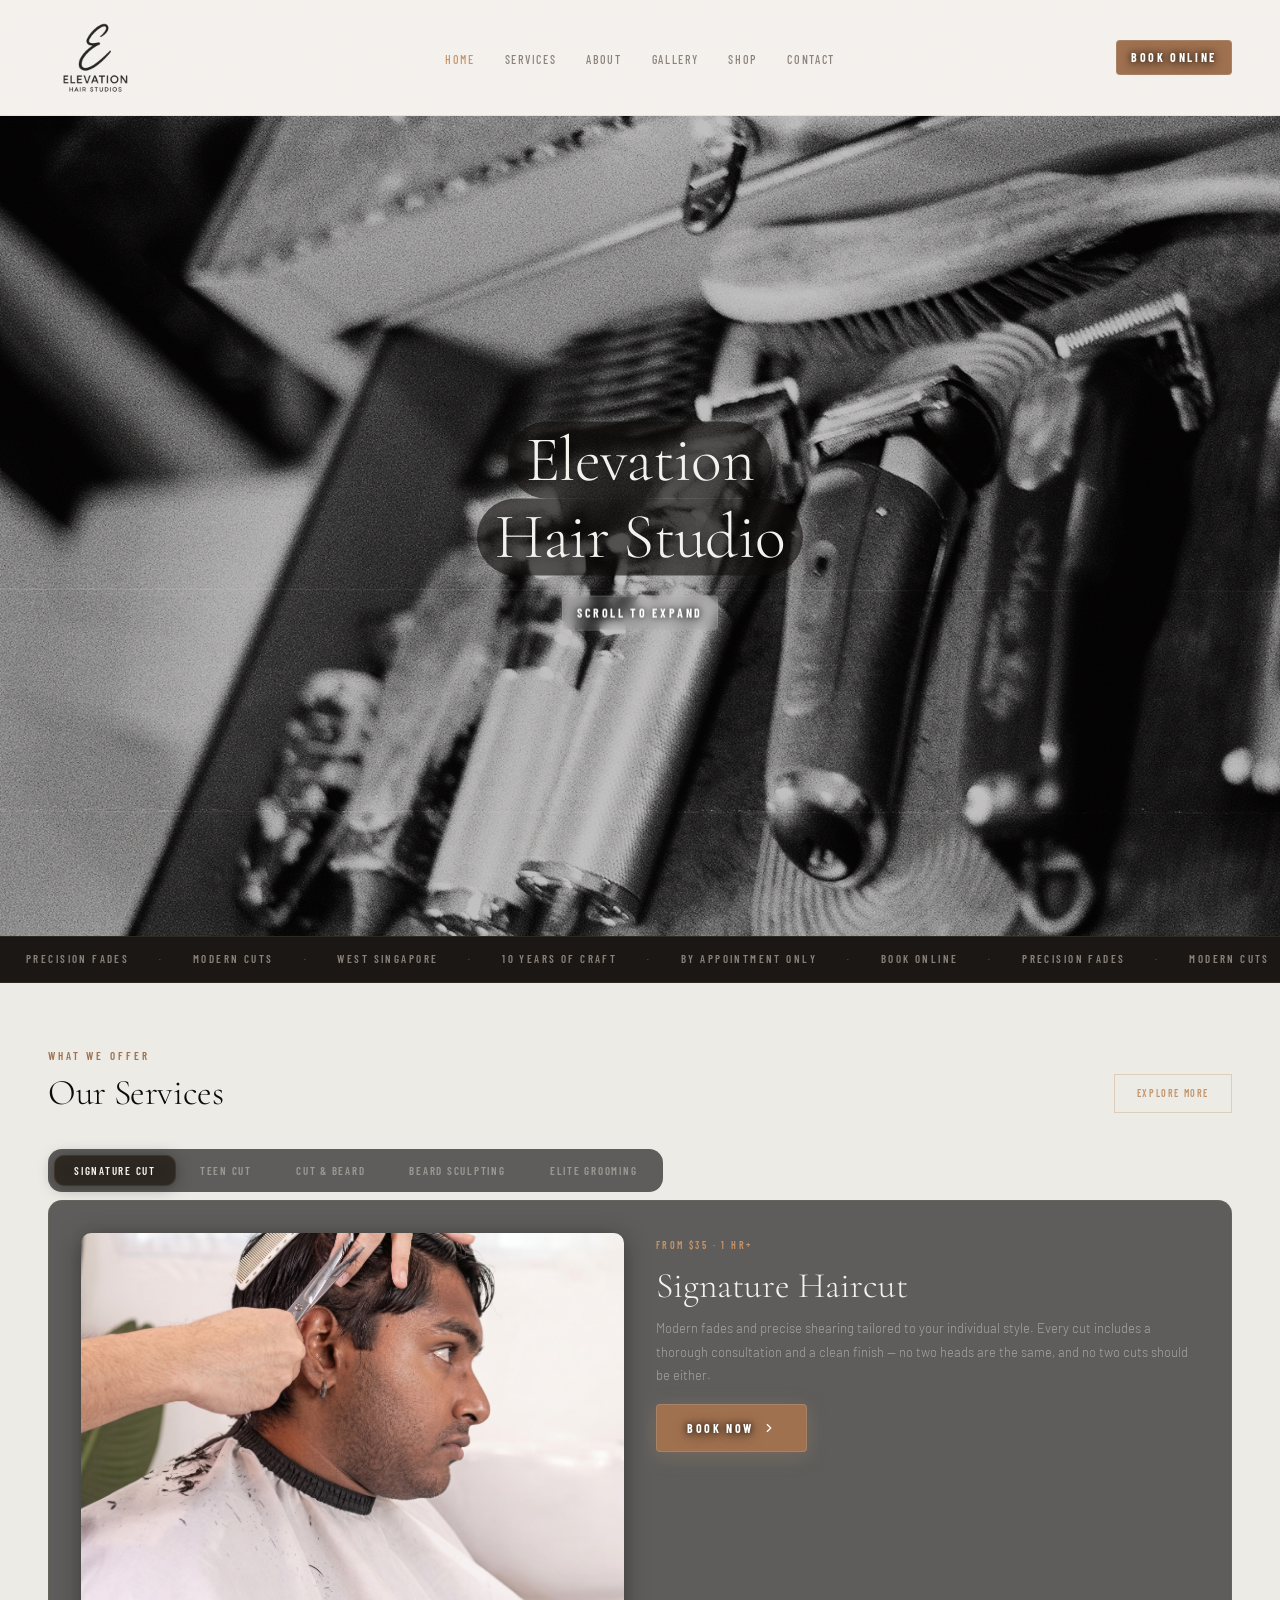
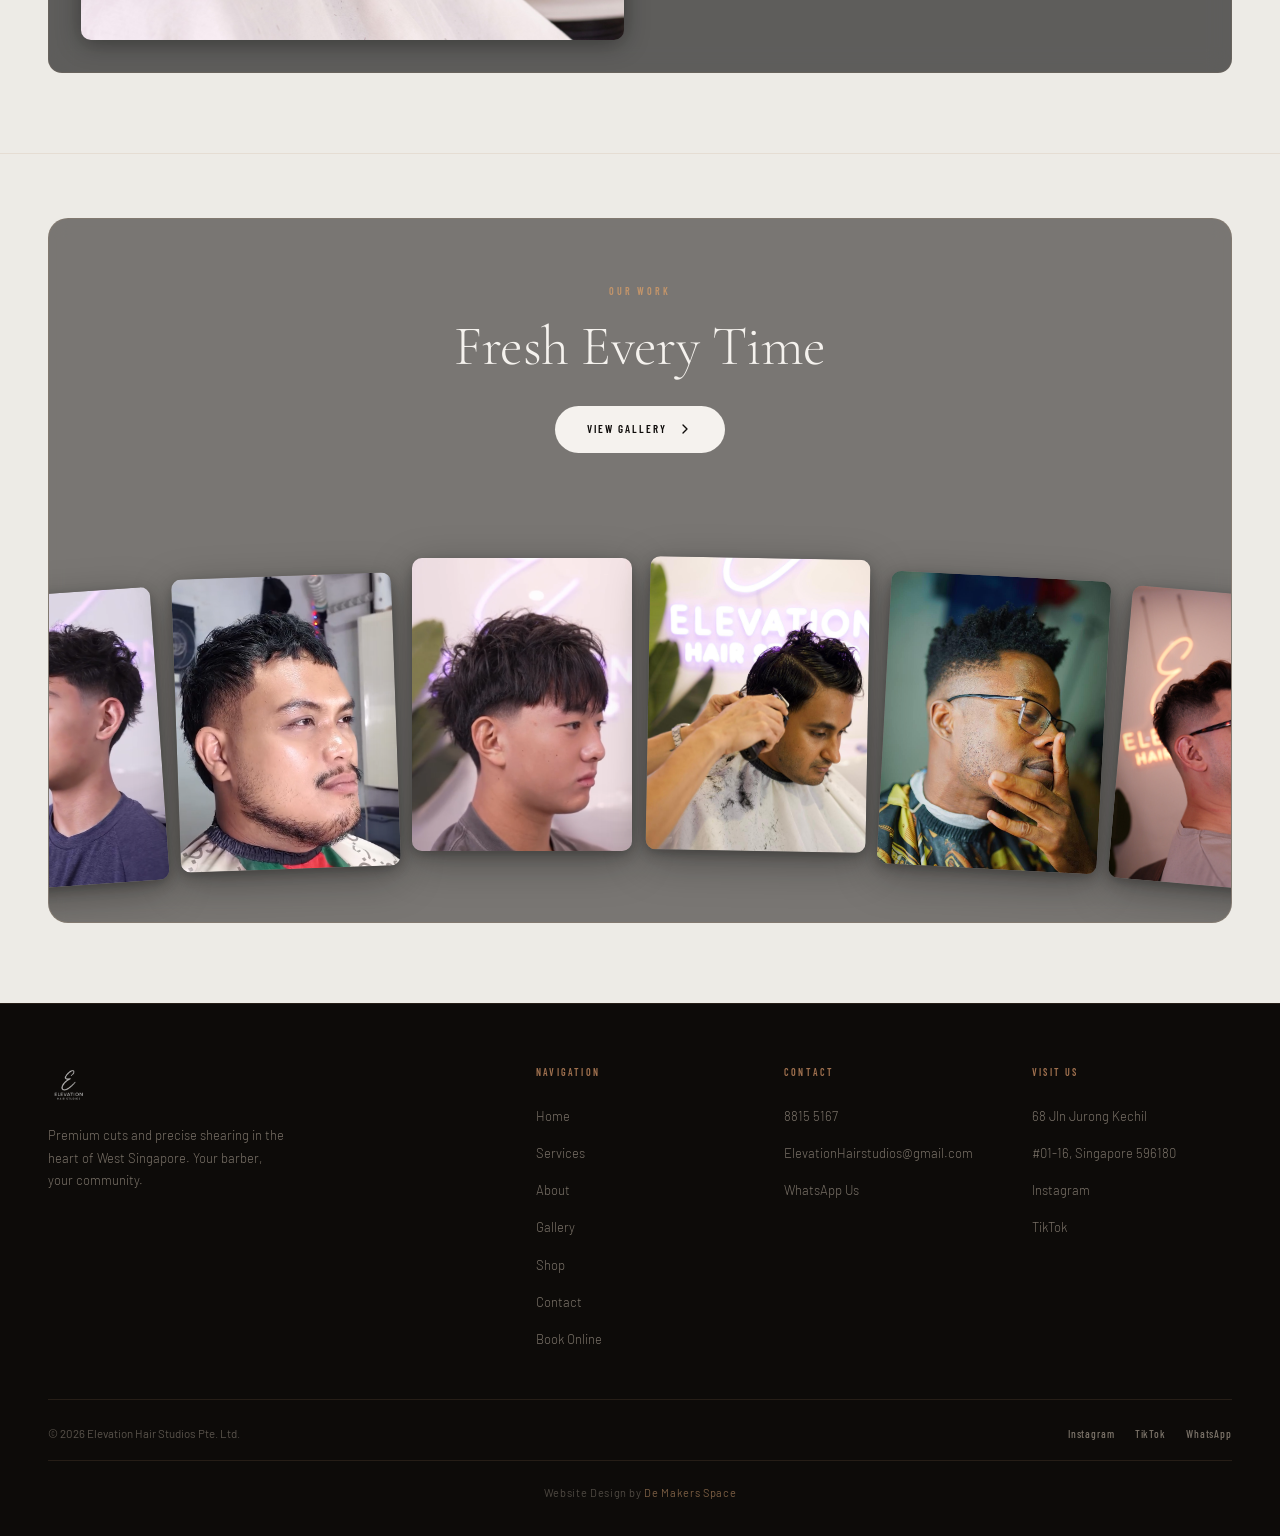
<file: index.html>
<!DOCTYPE html>
<html lang="en">
<head>
  <meta charset="UTF-8">
  <meta name="viewport" content="width=device-width, initial-scale=1.0">
  <title>Elevation Hair Studios — Premium Barber, West Singapore</title>
  <link rel="preconnect" href="https://fonts.googleapis.com">
  <link rel="preconnect" href="https://fonts.gstatic.com" crossorigin>
  <link href="https://fonts.googleapis.com/css2?family=Cormorant+Garamond:ital,wght@0,300;0,400;0,600;0,700;1,300;1,400;1,600&family=Barlow:wght@300;400;500;600&family=Barlow+Condensed:wght@400;500;600;700&display=swap" rel="stylesheet">
  <link rel="stylesheet" href="shared.css">
  <style>

    /* ─────────────────────────────────────────────
       SCROLL EXPAND HERO
    ───────────────────────────────────────────── */
    .scroll-hero-wrap { position: relative; z-index: 10; }

    .scroll-hero {
      position: relative;
      min-height: calc(100vh - 80px);
      overflow: hidden;
      display: flex; align-items: center; justify-content: center;
      background: var(--ink);
    }

    /* Background layer — razor image */
    .scroll-hero-bg {
      position: absolute; inset: 0; z-index: 0;
    }
    .scroll-hero-bg img {
      width: 100%; height: 100%;
      object-fit: cover; display: block;
    }
    .scroll-hero-bg-dim {
      position: absolute; inset: 0;
      background: rgba(13,11,9,0.25);
    }

    /* Expanding barber portrait */
    .scroll-hero-media {
      position: absolute;
      top: 50%; left: 50%;
      transform: translate(-50%, -50%);
      z-index: 1;
      border-radius: 12px;
      overflow: hidden;
      box-shadow: 0 0 60px rgba(0,0,0,0.5);
      width: 0; height: 0; opacity: 0;
      max-width: 95vw; max-height: 85vh;
      background:
        radial-gradient(ellipse at 25% 20%, rgba(74,68,62,0.85) 0%, transparent 50%),
        radial-gradient(ellipse at 75% 70%, rgba(48,44,40,0.7) 0%, transparent 55%),
        radial-gradient(ellipse at 50% 45%, rgba(22,20,18,1) 0%, transparent 65%),
        #111010;
    }
    .scroll-hero-media img {
      width: 100%; height: 100%;
      object-fit: contain; object-position: center center;
      display: block;
      -webkit-mask-image:
        linear-gradient(to right,  transparent 0%, black 12%, black 88%, transparent 100%),
        linear-gradient(to bottom, transparent 0%, black 8%,  black 92%, transparent 100%);
      -webkit-mask-composite: source-in;
      mask-image:
        linear-gradient(to right,  transparent 0%, black 12%, black 88%, transparent 100%),
        linear-gradient(to bottom, transparent 0%, black 8%,  black 92%, transparent 100%);
      mask-composite: intersect;
    }
    .scroll-hero-media-dim {
      position: absolute; inset: 0;
      background: rgba(0,0,0,0.5);
      pointer-events: none;
    }

    /* Title labels — slide apart as media expands */
    .scroll-hero-labels {
      position: absolute;
      top: 50%; left: 50%;
      transform: translate(-50%, -50%);
      z-index: 2;
      width: 100%;
      display: flex; flex-direction: column; align-items: center;
      text-align: center; pointer-events: none;
    }
    .scroll-label-a,
    .scroll-label-b {
      font-family: 'Cormorant Garamond', serif;
      font-size: clamp(36px, 5vw, 66px);
      font-weight: 300;
      color: var(--white);
      letter-spacing: -0.01em;
      line-height: 1.05;
      display: block;
      white-space: nowrap;
      background: rgba(13,11,9,0.62);
      padding: 4px 18px 6px;
      border-radius: 999px;
      text-shadow: 0 1px 8px rgba(0,0,0,0.45);
    }
    .scroll-label-hint {
      font-family: 'Barlow Condensed', sans-serif;
      font-size: 12px; font-weight: 700;
      letter-spacing: 0.22em; text-transform: uppercase;
      color: #ffffff;
      text-shadow:
        0 0 6px rgba(0,0,0,0.85),
        0 2px 14px rgba(0,0,0,0.65);
      margin-top: 20px; display: inline-block;
      background: rgba(180,180,180,0.18);
      backdrop-filter: blur(6px);
      border: 1px solid rgba(200,200,200,0.2);
      padding: 6px 14px;
      border-radius: 4px;
    }

    /* Content revealed below the image after full expansion */
    .scroll-hero-revealed {
      position: absolute;
      bottom: 0; left: 0; right: 0;
      padding: 0 64px 52px;
      z-index: 3;
      display: flex; flex-direction: column; align-items: flex-start;
      opacity: 0;
      transition: opacity 0.7s ease;
      pointer-events: none;
      background: linear-gradient(to top, rgba(13,11,9,0.85) 0%, rgba(13,11,9,0.4) 60%, transparent 100%);
    }
    .scroll-hero-revealed.visible { opacity: 1; pointer-events: auto; }
    .scroll-hero-revealed .hero-heading { color: var(--white); }
    .scroll-hero-revealed .hero-sub { color: rgba(196,185,172,0.85); }
    .scroll-hero-revealed .hero-underline-path { stroke: var(--wood-lite); }

    /* Hero text styles */
    .hero-eyebrow {
      font-family: 'Barlow Condensed', sans-serif;
      font-size: 11px; font-weight: 600;
      letter-spacing: 0.28em; text-transform: uppercase;
      color: var(--wood-lite); margin-bottom: 20px;
    }
    .hero-heading {
      font-family: 'Cormorant Garamond', serif;
      font-size: clamp(40px, 4.2vw, 60px);
      font-weight: 300; line-height: 1.1;
      color: var(--ink); letter-spacing: -0.01em;
      margin-bottom: 24px;
    }
    .hero-sub {
      font-size: 14px; font-weight: 300;
      line-height: 1.85; color: var(--muted);
      max-width: 360px; margin-bottom: 40px;
    }
    .hero-btn {
      display: inline-block; align-self: flex-start;
      font-family: 'Barlow Condensed', sans-serif;
      font-size: 12px; font-weight: 700;
      letter-spacing: 0.22em; text-transform: uppercase;
      color: #ffffff;
      text-shadow: 0 0 6px rgba(0,0,0,0.85), 0 2px 14px rgba(0,0,0,0.65);
      background: var(--wood);
      border: 1px solid rgba(200,200,200,0.2);
      border-radius: 4px;
      padding: 14px 34px;
      transition: background 0.22s ease, transform 0.2s ease;
      box-shadow: 0 4px 20px rgba(196,149,106,0.25);
    }
    .hero-btn:hover { background: var(--wood-deep); transform: translateY(-2px); }
    .hero-btn:active { transform: translateY(0); }

    /* Animated underline */
    .hero-underline-wrap { position: relative; display: inline-block; }
    .hero-underline-svg { position: absolute; bottom: -12px; left: -2%; width: 104%; height: 22px; overflow: visible; pointer-events: none; }
    .hero-underline-path {
      fill: none; stroke: var(--wood-lite); stroke-width: 2; stroke-linecap: round;
      stroke-dasharray: 350; stroke-dashoffset: 350; opacity: 0;
      animation: drawHeroUnderline 1.5s ease-in-out var(--underline-delay, 0.8s) forwards;
    }
    @keyframes drawHeroUnderline {
      from { stroke-dashoffset: 350; opacity: 0; }
      to   { stroke-dashoffset: 0;   opacity: 1; }
    }

    /* ─────────────────────────────────────────────
       DARK WRAPPER (services + gallery + footer)
    ───────────────────────────────────────────── */
    .dark-wrap {
      background: #EDEBE6;
      position: relative; z-index: 1;
      padding-top: 64px;
    }

    /* ─────────────────────────────────────────────
       SECTION SHARED
    ───────────────────────────────────────────── */
    .section-header {
      display: flex; align-items: flex-end; justify-content: space-between;
      margin-bottom: 36px;
    }
    .section-eyebrow {
      font-family: 'Barlow Condensed', sans-serif;
      font-size: 11px; font-weight: 600;
      letter-spacing: 0.28em; text-transform: uppercase;
      color: var(--wood); margin-bottom: 8px;
    }
    .section-title {
      font-family: 'Cormorant Garamond', serif;
      font-size: 36px; font-weight: 300;
      color: var(--ink); line-height: 1.1;
      letter-spacing: -0.01em;
    }
    .outline-btn {
      display: inline-block;
      font-family: 'Barlow Condensed', sans-serif;
      font-size: 10px; font-weight: 600;
      letter-spacing: 0.16em; text-transform: uppercase;
      color: var(--wood-lite);
      border: 1px solid rgba(196,149,106,0.35);
      padding: 10px 22px;
      white-space: nowrap; flex-shrink: 0;
      transition: border-color 0.2s ease, background 0.2s ease;
    }
    .outline-btn:hover { border-color: var(--wood-lite); background: rgba(196,149,106,0.08); }

    /* ─────────────────────────────────────────────
       SERVICES
    ───────────────────────────────────────────── */
    .services-section { padding: 0 48px 80px; }

/* ── Animated Tabs — Services ── */
.svc-tabs-wrap { }
.svc-tabs-bar-wrap {
  background: rgba(17,17,17,0.65);
  backdrop-filter: blur(12px);
  -webkit-backdrop-filter: blur(12px);
  padding: 6px;
  border-radius: 14px;
  display: flex;
  gap: 4px;
  position: relative;
  margin-bottom: 8px;
  width: fit-content;
}
.svc-tab-btn {
  position: relative;
  padding: 9px 20px;
  font-family: 'Barlow Condensed', sans-serif;
  font-size: 11px; font-weight: 600;
  letter-spacing: 0.16em; text-transform: uppercase;
  color: rgba(196,191,184,0.6);
  background: transparent;
  border: none;
  border-radius: 10px;
  cursor: pointer;
  z-index: 1;
  transition: color 0.3s ease;
  white-space: nowrap;
}
.svc-tab-btn.active { color: var(--white); }
.svc-tab-indicator {
  position: absolute;
  background: rgba(44,38,32,0.9);
  backdrop-filter: blur(8px);
  -webkit-backdrop-filter: blur(8px);
  border-radius: 10px;
  box-shadow: 0 2px 16px rgba(0,0,0,0.35);
  border: 1px solid rgba(196,149,106,0.12);
  transition: left 0.5s cubic-bezier(0.34,1.56,0.64,1),
              width 0.5s cubic-bezier(0.34,1.56,0.64,1);
  top: 6px;
  height: calc(100% - 12px);
  pointer-events: none;
  z-index: 0;
}
.svc-tabs-panel {
  background: rgba(17,17,17,0.65);
  backdrop-filter: blur(12px);
  -webkit-backdrop-filter: blur(12px);
  border-radius: 14px;
  border: 1px solid rgba(196,149,106,0.1);
  padding: 32px;
  overflow: hidden;
}
.svc-tab-pane {
  display: none;
  grid-template-columns: 1fr 1fr;
  gap: 32px;
  align-items: start;
}
.svc-tab-pane.active {
  display: grid;
  animation: svcTabReveal 0.45s cubic-bezier(0.34,1.56,0.64,1) forwards;
}
@keyframes svcTabReveal {
  from { opacity: 0; transform: scale(0.96) translateX(-8px); filter: blur(8px); }
  to   { opacity: 1; transform: scale(1)    translateX(0);     filter: blur(0); }
}
.svc-tab-img {
  width: 100%;
  aspect-ratio: 4/3;
  object-fit: cover;
  object-position: center top;
  border-radius: 10px;
  display: block;
  box-shadow: 0 4px 24px rgba(0,0,0,0.4);
}
.svc-tab-info { display: flex; flex-direction: column; gap: 12px; padding-top: 4px; }
.svc-tab-price {
  font-family: 'Barlow Condensed', sans-serif;
  font-size: 10px; font-weight: 600;
  letter-spacing: 0.24em; text-transform: uppercase;
  color: var(--wood-lite);
}
.svc-tab-name {
  font-family: 'Cormorant Garamond', serif;
  font-size: clamp(26px, 2.8vw, 36px);
  font-weight: 300;
  color: var(--white);
  line-height: 1.1;
}
.svc-tab-desc {
  font-size: 13px; font-weight: 300;
  line-height: 1.8;
  color: rgba(196,191,184,0.72);
}
.svc-tab-book {
  display: inline-flex;
  align-items: center;
  gap: 8px;
  margin-top: 4px;
  font-family: 'Barlow Condensed', sans-serif;
  font-size: 12px; font-weight: 700;
  letter-spacing: 0.22em; text-transform: uppercase;
  color: #ffffff;
  text-shadow: 0 0 6px rgba(0,0,0,0.85), 0 2px 14px rgba(0,0,0,0.65);
  background: var(--wood);
  border: 1px solid rgba(200,200,200,0.2);
  border-radius: 4px;
  padding: 13px 30px;
  text-decoration: none;
  align-self: flex-start;
  transition: background 0.22s ease, transform 0.2s ease;
  box-shadow: 0 4px 20px rgba(196,149,106,0.25);
}
.svc-tab-book:hover { background: var(--wood-deep); transform: translateY(-2px); }
.svc-tab-book:active { transform: translateY(0); }
@media (max-width: 900px) {
  .svc-tab-pane.active { grid-template-columns: 1fr; }
  .svc-tabs-bar-wrap { flex-wrap: wrap; width: 100%; }
}

/* Mobile tab dropdown */
.svc-mobile-select {
  display: none;
  position: relative;
  margin-bottom: 8px;
  width: fit-content;
}

@media (max-width: 767px) {
  .services-section { padding: 0 20px 64px; }
  .svc-tabs-bar-wrap { display: none; }
  .svc-mobile-select { display: flex; }
}
.svc-mobile-trigger {
  display: flex; align-items: center; gap: 10px;
  background: rgba(17,17,17,0.65);
  backdrop-filter: blur(12px);
  -webkit-backdrop-filter: blur(12px);
  border: none; border-radius: 14px;
  padding: 10px 16px;
  font-family: 'Barlow Condensed', sans-serif;
  font-size: 11px; font-weight: 600;
  letter-spacing: 0.16em; text-transform: uppercase;
  color: var(--white) !important;
  cursor: pointer;
  white-space: nowrap;
}
.svc-mobile-trigger span { color: var(--white) !important; }
.svc-mobile-trigger svg {
  width: 12px; height: 12px; flex-shrink: 0;
  transition: transform 0.25s ease;
}
.svc-mobile-select.open .svc-mobile-trigger svg { transform: rotate(180deg); }
.svc-mobile-list {
  display: none;
  flex-direction: column;
  position: absolute;
  top: calc(100% + 6px);
  left: 0;
  min-width: 100%;
  background: rgba(17,17,17,0.92);
  backdrop-filter: blur(16px);
  -webkit-backdrop-filter: blur(16px);
  border-radius: 12px;
  border: 1px solid rgba(196,149,106,0.15);
  overflow: hidden;
  z-index: 50;
}
.svc-mobile-select.open .svc-mobile-list { display: flex; }
.svc-mobile-option {
  background: none; border: none;
  font-family: 'Barlow Condensed', sans-serif;
  font-size: 11px; font-weight: 600;
  letter-spacing: 0.16em; text-transform: uppercase;
  color: rgba(196,191,184,0.65);
  padding: 12px 18px;
  text-align: left; cursor: pointer;
  transition: background 0.15s ease, color 0.15s ease;
  white-space: nowrap;
}
.svc-mobile-option:hover { background: rgba(196,149,106,0.1); color: var(--white); }
.svc-mobile-option.active { color: var(--wood-lite); }

/* ── Portfolio Gallery (3D fan + marquee) ── */
.pgallery-section { padding: 64px 48px 80px; border-top: 1px solid var(--border); }
.pgallery-box {
  background: rgba(26,23,20,0.55);
  backdrop-filter: blur(10px);
  -webkit-backdrop-filter: blur(10px);
  border-radius: 20px;
  border: 1px solid var(--border);
  overflow: hidden;
}
.pgallery-header {
  text-align: center;
  padding: 64px 32px 32px;
}
.pgallery-eyebrow {
  font-family: 'Barlow Condensed', sans-serif;
  font-size: 10px; font-weight: 600;
  letter-spacing: 0.28em; text-transform: uppercase;
  color: var(--wood-lite);
  margin-bottom: 16px;
  display: block;
}
.pgallery-title {
  font-family: 'Cormorant Garamond', serif;
  font-size: clamp(32px, 5vw, 56px);
  font-weight: 300;
  color: var(--white);
  margin-bottom: 28px;
  line-height: 1.1;
  letter-spacing: -0.01em;
}
.pgallery-btn {
  display: inline-flex;
  align-items: center;
  gap: 10px;
  background: var(--white);
  color: var(--ink);
  font-family: 'Barlow Condensed', sans-serif;
  font-size: 11px; font-weight: 600;
  letter-spacing: 0.18em; text-transform: uppercase;
  padding: 14px 32px;
  border-radius: 100px;
  text-decoration: none;
  margin-bottom: 64px;
  transition: background 0.22s ease, transform 0.2s ease;
}
.pgallery-btn:hover { background: var(--fog); transform: translateY(-2px); }
.pgallery-btn svg { transition: transform 0.2s ease; }
.pgallery-btn:hover svg { transform: translateX(3px); }

/* ---- Desktop fan ---- */
.pgallery-fan {
  display: none;
  position: relative;
  overflow: visible;
  padding-bottom: 48px;
}
@media (min-width: 768px) { .pgallery-fan { display: block; } }
.pgallery-fan-row {
  display: flex;
  justify-content: center;
  align-items: flex-end;
  padding: 0 32px 32px;
  gap: 16px;
}
.pgallery-fan-item {
  flex-shrink: 0;
  cursor: pointer;
  position: relative;
  opacity: 0;
  transition: transform 0.3s cubic-bezier(0.34,1.56,0.64,1), opacity 0.4s ease;
}
.pgallery-fan-card {
  width: 220px;
  aspect-ratio: 3/4;
  border-radius: 10px;
  overflow: hidden;
  box-shadow:
    0 4px 12px rgba(0,0,0,0.25),
    0 12px 40px rgba(0,0,0,0.35);
}
.pgallery-fan-card img {
  width: 100%; height: 100%;
  object-fit: cover;
  object-position: center top;
  display: block;
  transition: transform 0.4s ease;
}
.pgallery-fan-item:hover .pgallery-fan-card img { transform: scale(1.06); }

/* ---- Mobile marquee ---- */
.pgallery-marquee {
  display: block;
  overflow: hidden;
  padding-bottom: 32px;
}
@media (min-width: 768px) { .pgallery-marquee { display: none; } }
.pgallery-marquee-track {
  display: flex;
  gap: 16px;
  width: max-content;
  animation: pgMarquee 28s linear infinite;
}
.pgallery-marquee-track:hover { animation-play-state: paused; }
@keyframes pgMarquee {
  from { transform: translateX(0); }
  to   { transform: translateX(-50%); }
}
.pgallery-marquee-item {
  flex-shrink: 0;
  width: 180px;
  aspect-ratio: 3/4;
  border-radius: 10px;
  overflow: hidden;
  box-shadow: rgba(0,0,0,0.25) 0px 8px 24px;
}
.pgallery-marquee-item img {
  width: 100%; height: 100%;
  object-fit: cover;
  object-position: center top;
  display: block;
}
@media (max-width: 767px) { .pgallery-section { padding: 48px 20px 64px; } }


    /* ─────────────────────────────────────────────
       RESPONSIVE
    ───────────────────────────────────────────── */
    @media (max-width: 1024px) {
      .footer-grid { grid-template-columns: 1fr 1fr; gap: 36px; }
    }
    @media (max-width: 768px) {
      .nav { padding: 0 20px; height: 96px; }
      .nav-links { display: none; }
      .nav-actions { display: none; }
      .nav-logo img { height: 78px; }
      .section-header { flex-direction: column; align-items: flex-start; gap: 20px; }
      .scroll-hero { min-height: calc(100vh - 64px); }
      .scroll-hero-revealed { padding: 0 24px 40px; }
      .dark-wrap { padding-top: 72px; }
      .footer { padding: 48px 20px 24px; }
      .footer-grid { display: flex; flex-direction: column; gap: 28px; }
      .footer-grid > div:first-child { text-align: center; }
      .footer-grid > div:first-child .footer-logo { margin: 0 auto 18px; }
      .footer-grid > div:first-child .footer-desc { max-width: 100%; margin: 0 auto; }
      .footer-cols-wrap { display: flex; flex-direction: row; gap: 12px; justify-content: space-between; }
      .footer-cols-wrap .footer-col { flex: 1; min-width: 0; }
      .footer-cols-wrap .footer-col ul a { font-size: 11px; }
      .footer-cols-wrap .footer-col ul li + li { margin-top: 8px; }
      .footer-bottom { flex-direction: column; gap: 12px; text-align: center; }
      .float-book { bottom: 20px; right: 20px; }
    }
  </style>
</head>
<body>
  <!-- NAV -->
  <nav class="nav" role="navigation" aria-label="Main navigation">
    <a href="index.html" class="nav-logo" aria-label="Elevation Hair Studios – Home">
      <img src="Brand Logo/Logo - EHS (without background).png" alt="Elevation Hair Studios">
    </a>
    <ul class="nav-links">
      <li><a href="index.html" class="active">Home</a></li>
      <li><a href="services.html">Services</a></li>
      <li><a href="about.html">About</a></li>
      <li><a href="gallery.html">Gallery</a></li>
      <li><a href="product.html">Shop</a></li>
      <li><a href="contact.html">Contact</a></li>
    </ul>
    <div class="nav-actions">
      <a href="book.html" class="nav-book">Book Online</a>
    </div>
    <button class="hamburger" id="hamburger" aria-label="Toggle navigation menu" aria-expanded="false">
      <span></span><span></span><span></span>
    </button>
  </nav>

  <nav class="mobile-nav" id="mobileNav" role="dialog" aria-modal="true" aria-label="Site navigation">
    <button class="mobile-nav-close" id="mobileNavClose" aria-label="Close menu">&times;</button>
    <a href="index.html" class="active">Home</a>
    <a href="services.html">Services</a>
    <a href="about.html">About</a>
    <a href="gallery.html">Gallery</a>
    <a href="product.html">Shop</a>
    <a href="contact.html">Contact</a>
    <a href="book.html" class="mobile-nav-book">Book Online</a>
  </nav>

  <!-- SCROLL EXPAND HERO -->
  <div id="scroll-hero-wrap" class="scroll-hero-wrap">
    <section id="scroll-hero" class="scroll-hero" aria-label="Hero">

      <!-- Background: razor tools photo, fades as media expands -->
      <div id="scroll-hero-bg" class="scroll-hero-bg" aria-hidden="true">
        <img src="Image of razer and barber picture/Razertocuthair.jpg" alt="" loading="lazy">
        <div class="scroll-hero-bg-dim"></div>
      </div>

      <!-- Expanding barber portrait -->
      <div id="scroll-hero-media" class="scroll-hero-media">

        <img src="Image of razer and barber picture/HairCutStudio.jpg" alt="Barber at Elevation Hair Studios" loading="eager">
        <div id="scroll-hero-media-dim" class="scroll-hero-media-dim" style="z-index:2;"></div>
      </div>

      <!-- Title labels that slide apart on scroll -->
      <div class="scroll-hero-labels" aria-hidden="true">
        <span id="scroll-label-a" class="scroll-label-a">Elevation</span>
        <span id="scroll-label-b" class="scroll-label-b">Hair Studio</span>
        <span id="scroll-label-hint" class="scroll-label-hint">Scroll to Expand</span>
      </div>

      <!-- Content revealed below image after full expansion -->
      <div id="scroll-hero-revealed" class="scroll-hero-revealed">
        <h1 class="hero-heading">
          <span>Where Authenticity</span><br>
          <span class="hero-underline-wrap" style="--underline-delay:0.3s">Meets Artistry.</span>
        </h1>
        <p class="hero-sub">[Ten years of craft. One mission: Your best look.]<br>Experience the perfect blend of modern style and precision barbering. At Elevation, the chair is yours, and the detail is everything.</p>
        <a href="book.html" class="hero-btn">Book Appointment</a>
      </div>

    </section>
  </div>

  <!-- MARQUEE STRIP -->
  <div class="marquee-strip">
    <div class="marquee-track">
      <span>Precision Fades</span><span class="marquee-dot"> · </span>
      <span>Modern Cuts</span><span class="marquee-dot"> · </span>
      <span>West Singapore</span><span class="marquee-dot"> · </span>
      <span>10 Years of Craft</span><span class="marquee-dot"> · </span>
      <span>By Appointment Only</span><span class="marquee-dot"> · </span>
      <span>Book Online</span><span class="marquee-dot"> · </span>
      <span>Precision Fades</span><span class="marquee-dot"> · </span>
      <span>Modern Cuts</span><span class="marquee-dot"> · </span>
      <span>West Singapore</span><span class="marquee-dot"> · </span>
      <span> Years of Craft</span><span class="marquee-dot"> · </span>
      <span>By Appointment Only</span><span class="marquee-dot"> · </span>
      <span>Book Online</span><span class="marquee-dot"> · </span>
    </div>
  </div>

  <!-- DARK SECTION WRAPPER -->
  <div class="dark-wrap">

    <!-- SERVICES -->
    <section class="services-section" aria-labelledby="svc-heading">
      <div class="section-header">
        <div>
          <div class="section-eyebrow">What We Offer</div>
          <h2 class="section-title" id="svc-heading">Our Services</h2>
        </div>
        <a href="services.html" class="outline-btn">Explore More</a>
      </div>

      <div class="svc-tabs-wrap">
        <!-- Tab bar -->
        <div class="svc-tabs-bar-wrap" id="svcTabBar">
          <span class="svc-tab-indicator" id="svcTabIndicator"></span>
          <button class="svc-tab-btn active" data-tab="sig">Signature Cut</button>
          <button class="svc-tab-btn" data-tab="teen">Teen Cut</button>
          <button class="svc-tab-btn" data-tab="beard">Cut &amp; Beard</button>
          <button class="svc-tab-btn" data-tab="sculpt">Beard Sculpting</button>
          <button class="svc-tab-btn" data-tab="elite">Elite Grooming</button>
        </div>

        <!-- Mobile dropdown (shown only on mobile) -->
        <div class="svc-mobile-select" id="svcMobileSelect">
          <button class="svc-mobile-trigger" id="svcMobileTrigger">
            <span id="svcMobileLabel">Signature Cut</span>
            <svg viewBox="0 0 12 12" fill="none" stroke="currentColor" stroke-width="2" stroke-linecap="round" stroke-linejoin="round"><polyline points="2,4 6,8 10,4"/></svg>
          </button>
          <div class="svc-mobile-list" id="svcMobileList">
            <button class="svc-mobile-option active" data-tab="sig">Signature Cut</button>
            <button class="svc-mobile-option" data-tab="teen">Teen Cut</button>
            <button class="svc-mobile-option" data-tab="beard">Cut &amp; Beard</button>
            <button class="svc-mobile-option" data-tab="sculpt">Beard Sculpting</button>
            <button class="svc-mobile-option" data-tab="elite">Elite Grooming</button>
          </div>
        </div>

        <!-- Tab panels -->
        <div class="svc-tabs-panel">

          <div class="svc-tab-pane active" id="svc-pane-sig">
            <img class="svc-tab-img" src="Signature haircut (adults).jpg" alt="Signature Haircut" loading="lazy">
            <div class="svc-tab-info">
              <span class="svc-tab-price">From $35 &middot; 1 hr+</span>
              <div class="svc-tab-name">Signature Haircut</div>
              <p class="svc-tab-desc">Modern fades and precise shearing tailored to your individual style. Every cut includes a thorough consultation and a clean finish — no two heads are the same, and no two cuts should be either.</p>
              <a href="book.html" class="svc-tab-book">Book Now
                <svg width="14" height="14" viewBox="0 0 24 24" fill="none" stroke="currentColor" stroke-width="2" stroke-linecap="round" stroke-linejoin="round"><polyline points="9 18 15 12 9 6"/></svg>
              </a>
            </div>
          </div>

          <div class="svc-tab-pane" id="svc-pane-teen">
            <img class="svc-tab-img" src="Teen cuts.jpg" alt="Teen Cut" loading="lazy">
            <div class="svc-tab-info">
              <span class="svc-tab-price">From $27 &middot; 45 min+</span>
              <div class="svc-tab-name">Teen Cut</div>
              <p class="svc-tab-desc">Fresh cuts for the younger generation. Same precision, same attention to detail — at a sharper price point. Great for students and teens who want a clean, modern look without compromising on quality.</p>
              <a href="book.html" class="svc-tab-book">Book Now
                <svg width="14" height="14" viewBox="0 0 24 24" fill="none" stroke="currentColor" stroke-width="2" stroke-linecap="round" stroke-linejoin="round"><polyline points="9 18 15 12 9 6"/></svg>
              </a>
            </div>
          </div>

          <div class="svc-tab-pane" id="svc-pane-beard">
            <img class="svc-tab-img" src="Signature cut with beard design.jpg" alt="Cut and Beard Design" loading="lazy">
            <div class="svc-tab-info">
              <span class="svc-tab-price">From $38 &middot; 1 hr 15 min+</span>
              <div class="svc-tab-name">Cut &amp; Beard Design</div>
              <p class="svc-tab-desc">The full package — signature haircut paired with sculpted beard design for a truly complete look. Leave the chair looking sharp from every angle, with a style that holds up all week.</p>
              <a href="book.html" class="svc-tab-book">Book Now
                <svg width="14" height="14" viewBox="0 0 24 24" fill="none" stroke="currentColor" stroke-width="2" stroke-linecap="round" stroke-linejoin="round"><polyline points="9 18 15 12 9 6"/></svg>
              </a>
            </div>
          </div>

          <div class="svc-tab-pane" id="svc-pane-sculpt">
            <img class="svc-tab-img" src="Beard design and sculpting.jpg" alt="Beard Sculpting" loading="lazy">
            <div class="svc-tab-info">
              <span class="svc-tab-price">From $23 &middot; 1 hr+</span>
              <div class="svc-tab-name">Beard Sculpting</div>
              <p class="svc-tab-desc">Precise beard shaping and sculpting to define your lines and elevate your look instantly. Whether you want a sharp fade, a clean neckline, or a sculpted full beard — we have you covered.</p>
              <a href="book.html" class="svc-tab-book">Book Now
                <svg width="14" height="14" viewBox="0 0 24 24" fill="none" stroke="currentColor" stroke-width="2" stroke-linecap="round" stroke-linejoin="round"><polyline points="9 18 15 12 9 6"/></svg>
              </a>
            </div>
          </div>

          <div class="svc-tab-pane" id="svc-pane-elite">
            <img class="svc-tab-img" src="Elite grooming experience, ultimate grooming package.jpg" alt="Elite Grooming Experience" loading="lazy">
            <div class="svc-tab-info">
              <span class="svc-tab-price">From $102 &middot; 2 hr 30 min+</span>
              <div class="svc-tab-name">Elite Grooming</div>
              <p class="svc-tab-desc">The ultimate grooming package — combining everything for the complete Elevation experience. Haircut, beard design, hot towel treatment, and more. This is what it means to leave looking and feeling your absolute best.</p>
              <a href="book.html" class="svc-tab-book">Book Now
                <svg width="14" height="14" viewBox="0 0 24 24" fill="none" stroke="currentColor" stroke-width="2" stroke-linecap="round" stroke-linejoin="round"><polyline points="9 18 15 12 9 6"/></svg>
              </a>
            </div>
          </div>

        </div>
      </div>
    </section>

    <!-- GALLERY -->
    <section class="pgallery-section" aria-labelledby="gallery-heading">
      <div class="pgallery-box">

        <div class="pgallery-header">
          <span class="pgallery-eyebrow">Our Work</span>
          <h2 class="pgallery-title" id="gallery-heading">Fresh Every Time</h2>
          <a href="gallery.html" class="pgallery-btn">
            View Gallery
            <svg width="16" height="16" viewBox="0 0 24 24" fill="none" stroke="currentColor" stroke-width="2" stroke-linecap="round" stroke-linejoin="round"><polyline points="9 18 15 12 9 6"/></svg>
          </a>
        </div>

        <!-- Desktop 3D fan -->
        <div class="pgallery-fan" id="pgFan" aria-hidden="true">
          <div class="pgallery-fan-row" id="pgFanRow">
            <div class="pgallery-fan-item" data-idx="0"><div class="pgallery-fan-card"><img src="Fresh Cuts/freshcut1.png" alt="Fresh cut" loading="lazy"></div></div>
            <div class="pgallery-fan-item" data-idx="1"><div class="pgallery-fan-card"><img src="Fresh Cuts/freshcut2.png" alt="Fresh cut" loading="lazy"></div></div>
            <div class="pgallery-fan-item" data-idx="2"><div class="pgallery-fan-card"><img src="Fresh Cuts/freshcut3.png" alt="Fresh cut" loading="lazy"></div></div>
            <div class="pgallery-fan-item" data-idx="3"><div class="pgallery-fan-card"><img src="Fresh Cuts/freshcut4.png" alt="Fresh cut" loading="lazy"></div></div>
            <div class="pgallery-fan-item" data-idx="4"><div class="pgallery-fan-card"><img src="Fresh Cuts/freshcut5.png" alt="Fresh cut" loading="lazy"></div></div>
            <div class="pgallery-fan-item" data-idx="5"><div class="pgallery-fan-card"><img src="Fresh Cuts/freshcut6.png" alt="Fresh cut" loading="lazy"></div></div>
            <div class="pgallery-fan-item" data-idx="6"><div class="pgallery-fan-card"><img src="Fresh Cuts/freshcut7.png" alt="Fresh cut" loading="lazy"></div></div>
            <div class="pgallery-fan-item" data-idx="7"><div class="pgallery-fan-card"><img src="Fresh Cuts/freshcut8.png" alt="Fresh cut" loading="lazy"></div></div>
          </div>
        </div>

        <!-- Mobile marquee -->
        <div class="pgallery-marquee" aria-hidden="true">
          <div class="pgallery-marquee-track">
            <div class="pgallery-marquee-item"><img src="Fresh Cuts/freshcut1.png" alt="" loading="lazy"></div>
            <div class="pgallery-marquee-item"><img src="Fresh Cuts/freshcut2.png" alt="" loading="lazy"></div>
            <div class="pgallery-marquee-item"><img src="Fresh Cuts/freshcut3.png" alt="" loading="lazy"></div>
            <div class="pgallery-marquee-item"><img src="Fresh Cuts/freshcut4.png" alt="" loading="lazy"></div>
            <div class="pgallery-marquee-item"><img src="Fresh Cuts/freshcut5.png" alt="" loading="lazy"></div>
            <div class="pgallery-marquee-item"><img src="Fresh Cuts/freshcut6.png" alt="" loading="lazy"></div>
            <div class="pgallery-marquee-item"><img src="Fresh Cuts/freshcut1.png" alt="" loading="lazy"></div>
            <div class="pgallery-marquee-item"><img src="Fresh Cuts/freshcut2.png" alt="" loading="lazy"></div>
          </div>
        </div>

      </div>
    </section>

    <!-- FOOTER -->
    <footer class="footer" role="contentinfo">
      <div class="footer-grid">
        <div>
          <img src="Brand Logo/Logo - EHS (without background).png" alt="Elevation Hair Studios" class="footer-logo">
          <p class="footer-desc">Premium cuts and precise shearing in the heart of West Singapore. Your barber, your community.</p>
        </div>
        <div class="footer-cols-wrap">
          <div class="footer-col">
            <div class="footer-col-title">Navigation</div>
            <ul>
              <li><a href="index.html">Home</a></li>
              <li><a href="services.html">Services</a></li>
              <li><a href="about.html">About</a></li>
              <li><a href="gallery.html">Gallery</a></li>
              <li><a href="product.html">Shop</a></li>
              <li><a href="contact.html">Contact</a></li>
              <li><a href="book.html">Book Online</a></li>
            </ul>
          </div>
          <div class="footer-col">
            <div class="footer-col-title">Contact</div>
            <ul>
              <li><a href="tel:88155167">8815 5167</a></li>
              <li><a href="mailto:ElevationHairstudios@gmail.com">ElevationHairstudios@gmail.com</a></li>
              <li><a href="https://wa.me/6588155167" target="_blank" rel="noopener">WhatsApp Us</a></li>
            </ul>
          </div>
          <div class="footer-col">
            <div class="footer-col-title">Visit Us</div>
            <ul>
              <li><a href="contact.html">68 Jln Jurong Kechil</a></li>
              <li><a href="contact.html">#01-16, Singapore 596180</a></li>
              <li><a href="https://www.instagram.com/lev.blendz/" target="_blank" rel="noopener">Instagram</a></li>
              <li><a href="https://www.tiktok.com/discover/levblendz" target="_blank" rel="noopener">TikTok</a></li>
            </ul>
          </div>
        </div>
      </div>
      <div class="footer-bottom">
        <span class="footer-copy">&copy; 2026 Elevation Hair Studios Pte. Ltd.</span>
        <div class="footer-social">
          <a href="https://www.instagram.com/lev.blendz/" target="_blank" rel="noopener">Instagram</a>
          <a href="https://www.tiktok.com/discover/levblendz" target="_blank" rel="noopener">TikTok</a>
          <a href="https://wa.me/6588155167" target="_blank" rel="noopener">WhatsApp</a>
        </div>
      </div>
      <div style="border-top:1px solid var(--border); padding-top:16px; margin-top:16px; text-align:center;">
        <span style="font-family:'Barlow',sans-serif; font-size:11px; color:var(--muted); opacity:0.6; letter-spacing:0.06em;">
          Website Design by <a href="https://www.instagram.com/de.makers.space/" target="_blank" rel="noopener" style="color:var(--wood-lite); opacity:1; transition:color 0.2s ease;" onmouseover="this.style.color='var(--wood)'" onmouseout="this.style.color='var(--wood-lite)'">De Makers Space</a>
        </span>
      </div>
    </footer>

  </div><!-- /dark-wrap -->

  <a href="https://wa.me/6588155167" target="_blank" rel="noopener" class="float-wa" id="floatWa" aria-label="Chat with us on WhatsApp">
    <svg viewBox="0 0 24 24" fill="currentColor" aria-hidden="true">
      <path d="M17.472 14.382c-.297-.149-1.758-.867-2.03-.967-.273-.099-.471-.148-.67.15-.197.297-.767.966-.94 1.164-.173.199-.347.223-.644.075-.297-.15-1.255-.463-2.39-1.475-.883-.788-1.48-1.761-1.653-2.059-.173-.297-.018-.458.13-.606.134-.133.298-.347.446-.52.149-.174.198-.298.298-.497.099-.198.05-.371-.025-.52-.075-.149-.669-1.612-.916-2.207-.242-.579-.487-.5-.669-.51-.173-.008-.371-.01-.57-.01-.198 0-.52.074-.792.372-.272.297-1.04 1.016-1.04 2.479 0 1.462 1.065 2.875 1.213 3.074.149.198 2.096 3.2 5.077 4.487.709.306 1.262.489 1.694.625.712.227 1.36.195 1.871.118.571-.085 1.758-.719 2.006-1.413.248-.694.248-1.289.173-1.413-.074-.124-.272-.198-.57-.347m-5.421 7.403h-.004a9.87 9.87 0 01-5.031-1.378l-.361-.214-3.741.982.998-3.648-.235-.374a9.86 9.86 0 01-1.51-5.26c.001-5.45 4.436-9.884 9.888-9.884 2.64 0 5.122 1.03 6.988 2.898a9.825 9.825 0 012.893 6.994c-.003 5.45-4.437 9.884-9.885 9.884m8.413-18.297A11.815 11.815 0 0012.05 0C5.495 0 .16 5.335.157 11.892c0 2.096.547 4.142 1.588 5.945L.057 24l6.305-1.654a11.882 11.882 0 005.683 1.448h.005c6.554 0 11.89-5.335 11.893-11.893a11.821 11.821 0 00-3.48-8.413Z"/>
    </svg>
  </a>
  <a href="book.html" class="float-book" id="floatBook">Book Now</a>

<script>

  // ── Scroll Expand Hero ──
  (function() {
    var heroBg        = document.getElementById('scroll-hero-bg');
    var heroMedia     = document.getElementById('scroll-hero-media');
    var heroMediaDim  = document.getElementById('scroll-hero-media-dim');
    var labelA        = document.getElementById('scroll-label-a');
    var labelB        = document.getElementById('scroll-label-b');
    var labelHint     = document.getElementById('scroll-label-hint');
    var revealed      = document.getElementById('scroll-hero-revealed');

    var progress      = 0;
    var fullyExpanded = false;
    var touchStartY   = 0;

    function isMob() { return window.innerWidth < 768; }

    function applyProgress(p) {
      progress = Math.min(Math.max(p, 0), 1);
      var mob = isMob();
      var w  = progress * (mob ? 950 : 1550);
      var h  = progress * (mob ? 550 : 700);
      var tx = progress * (mob ? 180 : 150);

      heroMedia.style.opacity = Math.min(1, progress * 1.8) + '';
      heroMedia.style.width  = Math.min(w, window.innerWidth  * 0.95) + 'px';
      heroMedia.style.height = Math.min(h, window.innerHeight * 0.75) + 'px';

      heroBg.style.opacity = 1 - progress;

      labelA.style.transform    = 'translateX(-' + tx + 'vw)';
      labelB.style.transform    = 'translateX('  + tx + 'vw)';
      labelHint.style.transform = 'translateX('  + tx + 'vw)';
      labelHint.style.opacity   = Math.max(0, 1 - progress * 2);

      heroMediaDim.style.opacity = Math.max(0.15, 0.5 - progress * 0.35);

      if (progress >= 1 && !fullyExpanded) {
        fullyExpanded = true;
        revealed.classList.add('visible');
      } else if (progress < 0.75 && fullyExpanded) {
        fullyExpanded = false;
        revealed.classList.remove('visible');
      }
    }

    window.addEventListener('wheel', function(e) {
      if (fullyExpanded) {
        if (e.deltaY < 0 && window.scrollY <= 5) {
          fullyExpanded = false;
          revealed.classList.remove('visible');
          applyProgress(0.98);
          e.preventDefault();
        }
      } else {
        e.preventDefault();
        applyProgress(progress + e.deltaY * 0.0009);
      }
    }, { passive: false });

    window.addEventListener('touchstart', function(e) {
      touchStartY = e.touches[0].clientY;
    }, { passive: true });

    window.addEventListener('touchmove', function(e) {
      if (!touchStartY) return;
      var deltaY = touchStartY - e.touches[0].clientY;
      if (fullyExpanded) {
        if (deltaY < -20 && window.scrollY <= 5) {
          fullyExpanded = false;
          revealed.classList.remove('visible');
          applyProgress(0.98);
          e.preventDefault();
        }
      } else {
        e.preventDefault();
        var factor = deltaY < 0 ? 0.008 : 0.005;
        applyProgress(progress + deltaY * factor);
        touchStartY = e.touches[0].clientY;
      }
    }, { passive: false });

    window.addEventListener('touchend', function() { touchStartY = 0; });

    window.addEventListener('scroll', function() {
      if (!fullyExpanded) window.scrollTo(0, 0);
    });

    applyProgress(0);
  })();

  // ── Portfolio Gallery Fan ──
  (function () {
    var items = document.querySelectorAll('.pgallery-fan-item');
    if (!items.length) return;

    var total  = items.length;
    var middle = (total - 1) / 2;

    /* gentle natural rotation per card — alternates around 0 */
    var rotations = [-6, -4, -2, 0, 1, 3, 5, 7];

    /* stagger Y: middle cards rise highest */
    function staggerY(idx) {
      var dist = Math.abs(idx - middle);
      return Math.round(dist * 18); /* px drop from centre */
    }

    function applyTransform(item, idx, yExtra) {
      var rot = rotations[idx] || 0;
      var y   = staggerY(idx) + (yExtra || 0);
      item.style.transform = 'translateY(' + y + 'px) rotate(' + rot + 'deg)';
    }

    /* entrance: slide up from below */
    items.forEach(function (item, i) {
      item.style.transform = 'translateY(80px) rotate(' + (rotations[i] || 0) + 'deg)';
      item.style.opacity   = '0';
      item.style.zIndex    = String(total - Math.abs(i - middle) | 0);

      setTimeout(function () {
        item.style.transition = 'transform 0.55s cubic-bezier(0.34,1.56,0.64,1), opacity 0.45s ease';
        item.style.opacity    = '1';
        applyTransform(item, i, 0);
      }, 60 + i * 60);
    });

    /* hover: hovered card lifts, others settle flat */
    items.forEach(function (item, hovIdx) {
      item.addEventListener('mouseenter', function () {
        items.forEach(function (other, j) {
          other.style.transition = 'transform 0.2s ease';
          applyTransform(other, j, j === hovIdx ? -28 : 12);
        });
      });
      item.addEventListener('mouseleave', function () {
        items.forEach(function (other, j) {
          other.style.transition = 'transform 0.35s cubic-bezier(0.34,1.56,0.64,1)';
          applyTransform(other, j, 0);
        });
      });
    });
  })();

  // ── Animated Tabs — Services ──
  (function () {
    var btns      = document.querySelectorAll('.svc-tab-btn');
    var indicator = document.getElementById('svcTabIndicator');
    var panes     = document.querySelectorAll('.svc-tab-pane');
    var mobileSelect  = document.getElementById('svcMobileSelect');
    var mobileTrigger = document.getElementById('svcMobileTrigger');
    var mobileLabel   = document.getElementById('svcMobileLabel');
    var mobileOpts    = document.querySelectorAll('.svc-mobile-option');
    if (!btns.length) return;

    function moveIndicator(btn) {
      if (!indicator) return;
      indicator.style.left  = btn.offsetLeft + 'px';
      indicator.style.width = btn.offsetWidth + 'px';
    }

    function activate(tab) {
      btns.forEach(function (b) { b.classList.remove('active'); });
      panes.forEach(function (p) { p.classList.remove('active'); });
      mobileOpts.forEach(function (o) { o.classList.remove('active'); });

      var btn = document.querySelector('.svc-tab-btn[data-tab="' + tab + '"]');
      if (btn) { btn.classList.add('active'); moveIndicator(btn); }

      var opt = document.querySelector('.svc-mobile-option[data-tab="' + tab + '"]');
      if (opt) { opt.classList.add('active'); }

      if (mobileLabel && opt) mobileLabel.textContent = opt.textContent;

      var pane = document.getElementById('svc-pane-' + tab);
      if (pane) pane.classList.add('active');
    }

    btns.forEach(function (btn) {
      btn.addEventListener('click', function () { activate(btn.dataset.tab); });
    });

    /* Mobile dropdown toggle */
    if (mobileTrigger) {
      mobileTrigger.addEventListener('click', function (e) {
        e.stopPropagation();
        mobileSelect.classList.toggle('open');
      });
    }
    mobileOpts.forEach(function (opt) {
      opt.addEventListener('click', function () {
        activate(opt.dataset.tab);
        mobileSelect.classList.remove('open');
      });
    });
    document.addEventListener('click', function () {
      if (mobileSelect) mobileSelect.classList.remove('open');
    });

    /* initialise indicator on first active tab */
    var firstActive = document.querySelector('.svc-tab-btn.active');
    if (firstActive) {
      requestAnimationFrame(function () { moveIndicator(firstActive); });
    }

    /* reposition on resize */
    window.addEventListener('resize', function () {
      var active = document.querySelector('.svc-tab-btn.active');
      if (active) moveIndicator(active);
    });
  })();
</script>
<script src="animated-underline.js"></script>
<script>
/* ── Ethereal Shadows — animate SVG hue-rotate on the turbulence filter ── */
(function () {
  var hueEl = document.getElementById('ethereal-hue');
  if (!hueEl) return;

  /* mirror framer-motion animate(0 → 360, { duration: ~5.84s, repeat: Infinity }) */
  /* mapRange(speed=90, 1,100, 1000,50) → ~146 ; /25 → 5.84s per full rotation  */
  var duration = 5840; /* ms */
  var start    = performance.now();
  var raf;

  function tick() {
    var elapsed  = performance.now() - start;
    var hueVal   = ((elapsed % duration) / duration) * 360;
    hueEl.setAttribute('values', String(hueVal));
    raf = requestAnimationFrame(tick);
  }

  tick();

  document.addEventListener('visibilitychange', function () {
    if (document.hidden) {
      cancelAnimationFrame(raf);
    } else {
      /* keep hue continuous after tab resume */
      start = performance.now() - ((hueEl.getAttribute('values') / 360) * duration);
      tick();
    }
  });
})();
</script>
<script src="shared.js"></script>
</body>
</html>
</file>
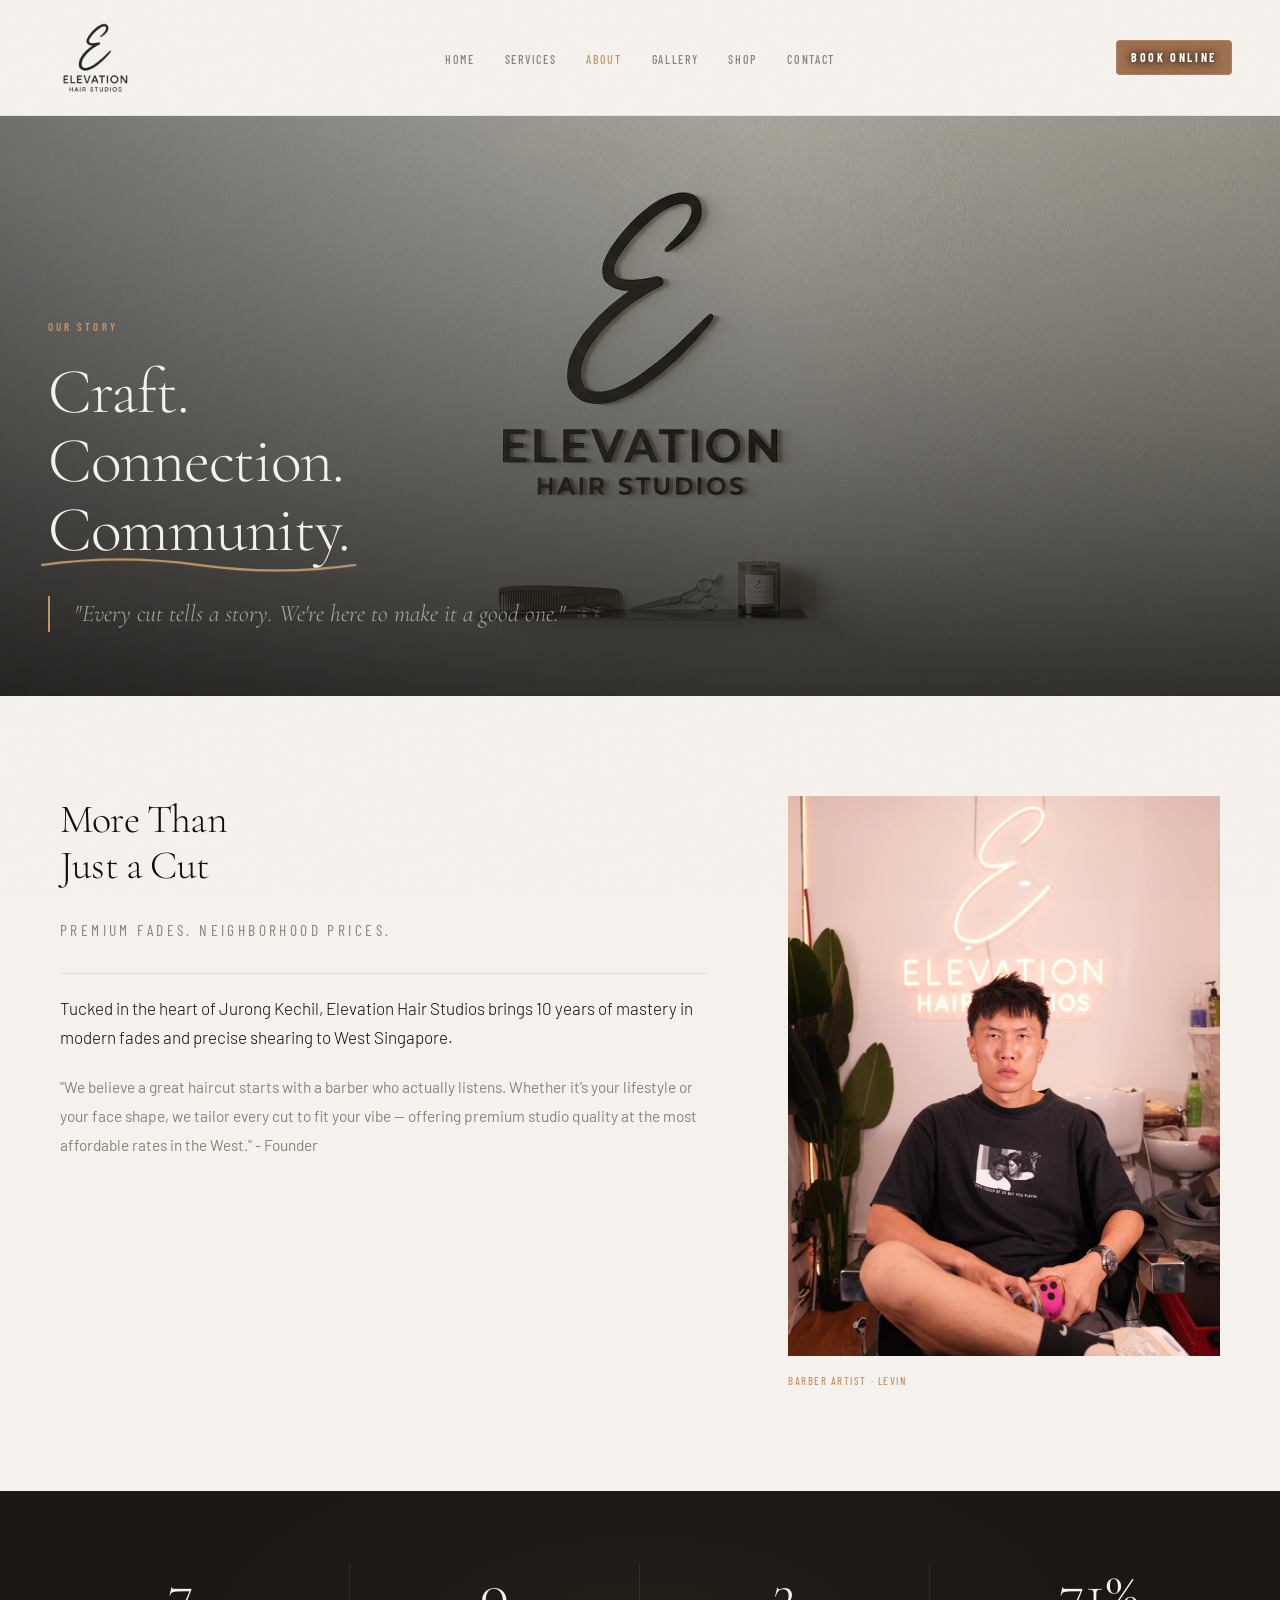
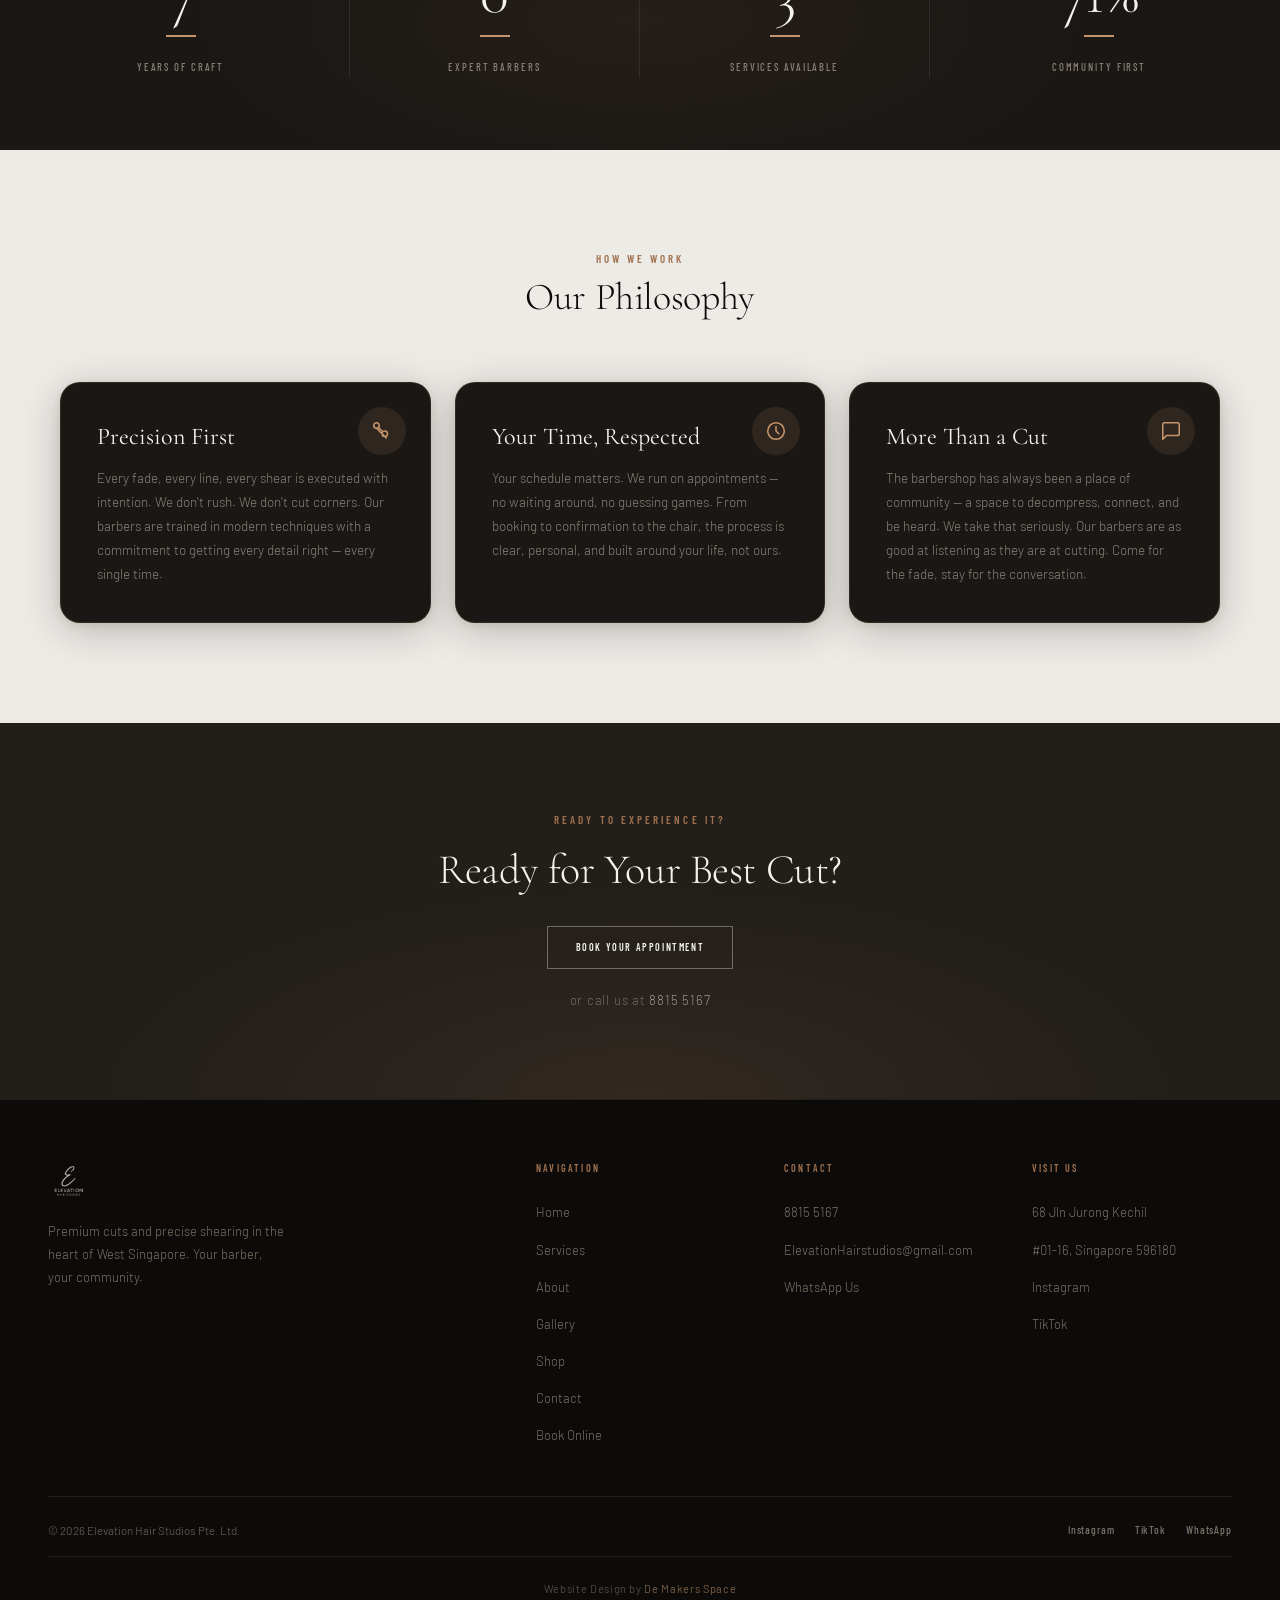
<file: about.html>
<!DOCTYPE html>
<html lang="en">
<head>
  <meta charset="UTF-8">
  <meta name="viewport" content="width=device-width, initial-scale=1.0">
  <title>Our Story — Elevation Hair Studios</title>
  <link rel="preconnect" href="https://fonts.googleapis.com">
  <link rel="preconnect" href="https://fonts.gstatic.com" crossorigin>
  <link href="https://fonts.googleapis.com/css2?family=Cormorant+Garamond:ital,wght@0,300;0,400;0,600;0,700;1,300;1,400;1,600&family=Barlow:wght@300;400;500;600&family=Barlow+Condensed:wght@400;500;600;700&display=swap" rel="stylesheet">
  <link rel="stylesheet" href="shared.css">
  <style>

    /* ─────────────────────────────────────────────
       SECTION SHARED
    ───────────────────────────────────────────── */
    .section-eyebrow {
      font-family: 'Barlow Condensed', sans-serif;
      font-size: 11px; font-weight: 600;
      letter-spacing: 0.28em; text-transform: uppercase;
      color: var(--wood); margin-bottom: 8px;
    }
    .section-title {
      font-family: 'Cormorant Garamond', serif;
      font-size: 36px; font-weight: 300;
      color: var(--ink); line-height: 1.1;
      letter-spacing: -0.01em;
    }
    .outline-btn {
      display: inline-block;
      font-family: 'Barlow Condensed', sans-serif;
      font-size: 10px; font-weight: 600;
      letter-spacing: 0.16em; text-transform: uppercase;
      color: var(--wood-lite);
      border: 1px solid rgba(196,149,106,0.35);
      padding: 10px 22px;
      white-space: nowrap; flex-shrink: 0;
      transition: border-color 0.2s ease, background 0.2s ease;
    }
    .outline-btn:hover { border-color: var(--wood-lite); background: rgba(196,149,106,0.08); }

    /* ─────────────────────────────────────────────
       ABOUT HERO
    ───────────────────────────────────────────── */
    .about-hero {
      position: relative;
      overflow: hidden;
      min-height: 580px;
      display: flex;
      flex-direction: column;
      justify-content: flex-end;
    }
    .hero-bg {
      position: absolute; inset: 0; z-index: 0;
    }
    .hero-bg img {
      width: 100%; height: 100%;
      object-fit: cover;
      object-position: center;
      display: block;
    }
    .hero-bg::after {
      content: ''; position: absolute; inset: 0;
      background:
        linear-gradient(to bottom, rgba(13,11,9,0.15) 0%, rgba(13,11,9,0.5) 55%, rgba(13,11,9,0.82) 100%),
        linear-gradient(to right, rgba(13,11,9,0.45) 0%, transparent 60%);
    }
    .about-hero-left {
      position: relative;
      z-index: 1;
      padding: 0 48px 64px;
    }
    .about-hero-eyebrow {
      font-family: 'Barlow Condensed', sans-serif;
      font-size: 11px; font-weight: 600;
      letter-spacing: 0.28em; text-transform: uppercase;
      color: var(--wood-lite); margin-bottom: 20px;
    }
    .about-hero-heading {
      font-family: 'Cormorant Garamond', serif;
      font-size: clamp(44px, 5vw, 68px);
      font-weight: 300;
      color: var(--white);
      line-height: 1.08;
      letter-spacing: -0.02em;
    }
    .about-hero-pull-quote {
      font-family: 'Cormorant Garamond', serif;
      font-size: 24px;
      font-weight: 300;
      font-style: italic;
      color: rgba(245,242,238,0.6);
      line-height: 1.5;
      border-left: 2px solid var(--wood-lite);
      padding-left: 24px;
      margin-top: 32px;
      position: relative; z-index: 1;
    }

    /* ─────────────────────────────────────────────
       STORY SECTION
    ───────────────────────────────────────────── */
    .story-section {
      background: var(--white);
      padding: 100px 48px;
    }
    .story-grid {
      display: grid;
      grid-template-columns: 1.5fr 1fr;
      gap: 80px;
      align-items: start;
      max-width: 1160px;
      margin: 0 auto;
    }
    .story-heading {
      font-family: 'Cormorant Garamond', serif;
      font-size: 40px;
      font-weight: 300;
      color: var(--ink);
      line-height: 1.15;
      letter-spacing: -0.02em;
      margin-bottom: 28px;
    }
    .story-tagline {
      font-family: 'Barlow Condensed', sans-serif;
      font-size: 13px;
      font-weight: 600;
      letter-spacing: 0.22em;
      text-transform: uppercase;
      color: var(--wood-lite);
      margin-bottom: 28px;
      padding-bottom: 28px;
      border-bottom: 1px solid rgba(196,149,106,0.25);
    }
    .story-body p {
      font-size: 15.5px;
      font-weight: 400;
      color: var(--stone);
      line-height: 1.85;
      margin-bottom: 20px;
    }
    .story-body p.story-lead {
      font-size: 17px;
      font-weight: 300;
      color: var(--ink);
      line-height: 1.75;
    }
    .story-body p:last-child { margin-bottom: 0; }
    .story-img-wrap { position: relative; }
    .story-img-wrap img {
      width: 100%;
      height: 560px;
      object-fit: cover;
      display: block;
    }
    .story-img-accent {
      position: absolute;
      bottom: -8px;
      right: -8px;
      width: 100%;
      height: 100%;
      border: 4px solid var(--wood-lite);
      pointer-events: none;
      z-index: -1;
    }
    .story-caption {
      margin-top: 16px;
      font-family: 'Barlow Condensed', sans-serif;
      font-size: 11px;
      font-weight: 500;
      letter-spacing: 0.14em;
      text-transform: uppercase;
      color: var(--wood-lite);
    }

    /* ─────────────────────────────────────────────
       STATS BAND
    ───────────────────────────────────────────── */
    .stats-band {
      background: var(--charcoal);
      padding: 72px 48px;
      position: relative;
      overflow: hidden;
    }
    .stats-band::before {
      content: '';
      position: absolute;
      inset: 0;
      background: radial-gradient(ellipse 50% 100% at 50% 50%, rgba(160,113,79,0.08) 0%, transparent 70%);
      pointer-events: none;
    }
    .stats-grid {
      display: grid;
      grid-template-columns: repeat(4, 1fr);
      gap: 0;
      max-width: 1160px;
      margin: 0 auto;
      position: relative;
      z-index: 1;
    }
    .stat-item {
      padding: 0 48px;
      border-right: 1px solid rgba(255,255,255,0.08);
      text-align: center;
    }
    .stat-item:first-child { padding-left: 0; }
    .stat-item:last-child { border-right: none; padding-right: 0; }
    .stat-number {
      font-family: 'Cormorant Garamond', serif;
      font-size: 60px;
      font-weight: 300;
      color: var(--white);
      line-height: 1;
      display: block;
      margin-bottom: 12px;
    }
    .stat-rule {
      width: 30px;
      height: 2px;
      background: var(--wood-lite);
      margin: 0 auto 14px;
    }
    .stat-label {
      font-family: 'Barlow Condensed', sans-serif;
      font-size: 10.5px;
      font-weight: 500;
      letter-spacing: 0.18em;
      text-transform: uppercase;
      color: var(--stone);
    }

    /* ─────────────────────────────────────────────
       PHILOSOPHY SECTION
    ───────────────────────────────────────────── */
    .philosophy-section {
      background: #EDEBE6;
      padding: 100px 48px;
    }
    .philosophy-header {
      text-align: center;
      margin-bottom: 64px;
    }
    .philosophy-header .section-title {
      font-size: 38px;
    }
    .philosophy-cards {
      display: grid;
      grid-template-columns: repeat(3, 1fr);
      gap: 24px;
      max-width: 1160px;
      margin: 0 auto;
    }
    .phil-card {
      background: var(--charcoal);
      border: 1px solid rgba(196,149,106,0.15);
      padding: 40px 36px 36px;
      border-radius: 20px;
      position: relative;
      overflow: hidden;
      box-shadow: 0 8px 40px rgba(0,0,0,0.22), 0 2px 8px rgba(92,61,34,0.1);
      transition: border-color 0.25s ease, box-shadow 0.25s ease, transform 0.25s ease;
    }
    .phil-card:hover {
      border-color: rgba(196,149,106,0.4);
      box-shadow: 0 14px 52px rgba(0,0,0,0.28);
      transform: translateY(-3px);
    }
    .phil-card.visible {
      animation: philCardIn 0.65s cubic-bezier(0.34, 1.56, 0.64, 1);
    }
    .phil-card.reveal-delay-2.visible { animation-delay: 0.12s; }
    .phil-card.reveal-delay-3.visible { animation-delay: 0.24s; }
    @keyframes philCardIn {
      from { opacity: 0; transform: translateY(40px) scale(0.94); }
      to   { opacity: 1; transform: translateY(0) scale(1); }
    }
    .phil-icon-wrap {
      position: absolute;
      top: 24px; right: 24px;
      width: 48px; height: 48px;
      border-radius: 50%;
      background: rgba(196,149,106,0.12);
      display: flex; align-items: center; justify-content: center;
    }
    .phil-icon-wrap svg {
      width: 22px; height: 22px;
      stroke: var(--wood-lite);
      fill: none;
      stroke-width: 1.7;
      stroke-linecap: round;
      stroke-linejoin: round;
    }
    .phil-card:nth-child(1) .phil-icon-wrap svg { animation: philIconPulse 2.5s ease-in-out infinite; }
    .phil-card:nth-child(2) .phil-icon-wrap svg { animation: philIconPulse 2.5s ease-in-out 0.5s infinite; }
    .phil-card:nth-child(3) .phil-icon-wrap svg { animation: philIconPulse 2.5s ease-in-out 1s infinite; }
    @keyframes philIconPulse {
      0%, 100% { transform: scale(1); opacity: 0.85; }
      50% { transform: scale(1.2); opacity: 1; }
    }
    .phil-deco-num { display: none; }
    .phil-card-title {
      font-family: 'Cormorant Garamond', serif;
      font-size: 24px;
      font-weight: 400;
      color: var(--white);
      margin-bottom: 14px;
      line-height: 1.2;
      max-width: 78%;
    }
    .phil-card-body {
      font-size: 13.5px;
      font-weight: 300;
      color: var(--stone);
      line-height: 1.78;
    }

    /* ─────────────────────────────────────────────
       CTA SECTION
    ───────────────────────────────────────────── */
    .cta-section {
      background: var(--panel);
      padding: 88px 48px;
      text-align: center;
      position: relative;
      overflow: hidden;
    }
    .cta-section::before {
      content: '';
      position: absolute;
      inset: 0;
      background: radial-gradient(ellipse 60% 80% at 50% 100%, rgba(160,113,79,0.12) 0%, transparent 70%);
      pointer-events: none;
    }
    .cta-inner { position: relative; z-index: 1; }
    .cta-heading {
      font-family: 'Cormorant Garamond', serif;
      font-size: 42px;
      font-weight: 300;
      color: var(--white);
      line-height: 1.15;
      letter-spacing: -0.01em;
      margin-bottom: 32px;
    }
    .cta-outline-btn {
      display: inline-block;
      font-family: 'Barlow Condensed', sans-serif;
      font-size: 10px; font-weight: 600;
      letter-spacing: 0.16em; text-transform: uppercase;
      color: var(--white);
      border: 1px solid rgba(245,242,238,0.35);
      padding: 12px 28px;
      transition: border-color 0.2s ease, color 0.2s ease, background 0.2s ease;
    }
    .cta-outline-btn:hover { border-color: var(--wood-lite); color: var(--wood-lite); }
    .cta-phone {
      margin-top: 20px;
      font-size: 13px;
      font-weight: 300;
      color: rgba(245,242,238,0.35);
      letter-spacing: 0.06em;
    }
    .cta-phone a { color: rgba(245,242,238,0.55); transition: color 0.2s ease; }
    .cta-phone a:hover { color: var(--wood-lite); }


    /* ─────────────────────────────────────────────
       RESPONSIVE
    ───────────────────────────────────────────── */
    @media (max-width: 1024px) {
      .about-hero-left { padding: 0 32px 52px; }
      .about-hero-heading { font-size: 52px; }
      .story-section { padding: 80px 32px; }
      .philosophy-section { padding: 80px 32px; }
      .stats-band { padding: 56px 32px; }
      .stat-item { padding: 0 28px; }
      .footer { padding: 60px 32px 32px; }
      .footer-grid { grid-template-columns: 1fr 1fr; gap: 36px; }
    }
    @media (max-width: 768px) {
      .nav { padding: 0 20px; height: 96px; }
      .nav-links { display: none; }
      .nav-actions { display: none; }
      .nav-logo img { height: 78px; }
      .about-hero { min-height: 300px; }
      .about-hero-left { padding: 0 24px 40px; }
      .about-hero-heading { font-size: 42px; }
      .about-hero-pull-quote { font-size: 18px; }
      .story-section { padding: 64px 24px; }
      .story-grid { grid-template-columns: 1fr; gap: 48px; }
      .story-heading { font-size: 32px; }
      .stats-band { padding: 48px 24px; }
      .stats-grid { grid-template-columns: repeat(2, 1fr); gap: 40px; }
      .stat-item { border-right: none; padding: 0; }
      .stat-item:nth-child(odd) { border-right: 1px solid rgba(255,255,255,0.08); padding-right: 24px; }
      .philosophy-section { padding: 64px 24px; }
      .philosophy-cards { grid-template-columns: 1fr; gap: 20px; }
      .cta-section { padding: 64px 24px; }
      .cta-heading { font-size: 32px; }
      .footer { padding: 48px 20px 24px; }
      .footer-grid { display: flex; flex-direction: column; gap: 28px; }
      .footer-grid > div:first-child { text-align: center; }
      .footer-grid > div:first-child .footer-logo { margin: 0 auto 18px; }
      .footer-grid > div:first-child .footer-desc { max-width: 100%; margin: 0 auto; }
      .footer-cols-wrap { display: flex; flex-direction: row; gap: 12px; justify-content: space-between; }
      .footer-cols-wrap .footer-col { flex: 1; min-width: 0; }
      .footer-cols-wrap .footer-col ul a { font-size: 11px; }
      .footer-cols-wrap .footer-col ul li + li { margin-top: 8px; }
      .footer-bottom { flex-direction: column; gap: 12px; text-align: center; }
      .float-book { bottom: 20px; right: 20px; }
    }
    @media (max-width: 480px) {
      .about-hero-left { padding: 0 20px 32px; }
      .about-hero-heading { font-size: 32px; }
      .about-hero-pull-quote { font-size: 16px; }
      .stats-grid { grid-template-columns: 1fr; }
      .stat-item:nth-child(odd) { border-right: none; padding-right: 0; }
      .stat-item { text-align: center; }
    }

    /* ── Animated wavy underline ── */
    .hero-underline-wrap { position: relative; display: inline-block; }
    .hero-underline-svg { position: absolute; bottom: -12px; left: -2%; width: 104%; height: 22px; overflow: visible; pointer-events: none; }
    .hero-underline-path {
      fill: none; stroke: var(--wood-lite); stroke-width: 2; stroke-linecap: round;
      stroke-dasharray: 350; stroke-dashoffset: 350; opacity: 0;
      animation: drawHeroUnderline 1.5s ease-in-out var(--underline-delay, 0.8s) forwards;
    }
    @keyframes drawHeroUnderline {
      from { stroke-dashoffset: 350; opacity: 0; }
      to   { stroke-dashoffset: 0;   opacity: 1; }
    }
  </style>
</head>
<body>

  <!-- NAV -->
  <nav class="nav" role="navigation" aria-label="Main navigation">
    <a href="index.html" class="nav-logo" aria-label="Elevation Hair Studios – Home">
      <img src="Brand Logo/Logo - EHS (without background).png" alt="Elevation Hair Studios">
    </a>
    <ul class="nav-links">
      <li><a href="index.html">Home</a></li>
      <li><a href="services.html">Services</a></li>
      <li><a href="about.html" class="active">About</a></li>
      <li><a href="gallery.html">Gallery</a></li>
      <li><a href="product.html">Shop</a></li>
      <li><a href="contact.html">Contact</a></li>
    </ul>
    <div class="nav-actions">
      <a href="book.html" class="nav-book">Book Online</a>
    </div>
    <button class="hamburger" id="hamburger" aria-label="Toggle navigation menu" aria-expanded="false">
      <span></span><span></span><span></span>
    </button>
  </nav>

  <nav class="mobile-nav" id="mobileNav" role="dialog" aria-modal="true" aria-label="Site navigation">
    <button class="mobile-nav-close" id="mobileNavClose" aria-label="Close menu">&times;</button>
    <a href="index.html">Home</a>
    <a href="services.html">Services</a>
    <a href="about.html" class="active">About</a>
    <a href="gallery.html">Gallery</a>
    <a href="product.html">Shop</a>
    <a href="contact.html">Contact</a>
    <a href="book.html" class="mobile-nav-book">Book Online</a>
  </nav>

  <!-- ABOUT HERO -->
  <section class="about-hero" aria-label="About hero">
    <div class="hero-bg">
      <img src="background for about hero.jpg" alt="" loading="lazy">
    </div>
    <div class="about-hero-left">
      <div class="about-hero-eyebrow">Our Story</div>
      <h1 class="about-hero-heading">Craft.<br>Connection.<br><span class="hero-underline-wrap" style="--underline-delay:0.8s">Community.</span></h1>
      <blockquote class="about-hero-pull-quote">
        "Every cut tells a story. We're here to make it a good one."
      </blockquote>
    </div>
  </section>

  <!-- STORY SECTION -->
  <section class="story-section">
    <div class="story-grid">
      <div class="story-body">
        <h2 class="story-heading reveal">More Than<br>Just a Cut</h2>
        <p class="story-tagline">Premium Fades. Neighborhood Prices.</p>
        <p class="story-lead">Tucked in the heart of Jurong Kechil, Elevation Hair Studios brings 10 years of mastery in modern fades and precise shearing to West Singapore.</p>
        <p>"We believe a great haircut starts with a barber who actually listens. Whether it’s your lifestyle or your face shape, we tailor every cut to fit your vibe — offering premium studio quality at the most affordable rates in the West." - Founder</p>
      </div>
      <div class="story-img-wrap">
        <img src="PictureForOurStory/Barber.jpg" alt="Inside Elevation Hair Studios, West Singapore" loading="lazy">
        <div class="story-img-accent"></div>
        <p class="story-caption">Barber Artist &middot; Levin</p>
      </div>
    </div>
  </section>

  <!-- STATS BAND -->
  <section class="stats-band" aria-label="Studio at a glance">
    <div class="stats-grid">
      <div class="stat-item">
        <span class="stat-number"><span class="stat-num" data-target="10" data-suffix="">0</span></span>
        <div class="stat-rule"></div>
        <span class="stat-label">Years of Craft</span>
      </div>
      <div class="stat-item">
        <span class="stat-number"><span class="stat-num" data-target="1" data-suffix="">0</span></span>
        <div class="stat-rule"></div>
        <span class="stat-label">Expert Barbers</span>
      </div>
      <div class="stat-item">
        <span class="stat-number"><span class="stat-num" data-target="5" data-suffix="">0</span></span>
        <div class="stat-rule"></div>
        <span class="stat-label">Services Available</span>
      </div>
      <div class="stat-item">
        <span class="stat-number"><span class="stat-num" data-target="100" data-suffix="%">0</span></span>
        <div class="stat-rule"></div>
        <span class="stat-label">Community First</span>
      </div>
    </div>
  </section>

  <!-- PHILOSOPHY SECTION -->
  <section class="philosophy-section">
    <div class="philosophy-header">
      <div class="section-eyebrow">How We Work</div>
      <h2 class="section-title">Our Philosophy</h2>
    </div>
    <div class="philosophy-cards">
      <div class="phil-card reveal reveal-delay-1">
        <div class="phil-icon-wrap" aria-hidden="true">
          <svg viewBox="0 0 24 24"><path d="M6 9a3 3 0 1 0 0-6 3 3 0 0 0 0 6zm6 3-3.5-3.5M18 15a3 3 0 1 1-6 0 3 3 0 0 1 6 0zM6 9l10.5 10.5"/></svg>
        </div>
        <h3 class="phil-card-title">Precision First</h3>
        <p class="phil-card-body">Every fade, every line, every shear is executed with intention. We don't rush. We don't cut corners. Our barbers are trained in modern techniques with a commitment to getting every detail right — every single time.</p>
      </div>
      <div class="phil-card reveal reveal-delay-2">
        <div class="phil-icon-wrap" aria-hidden="true">
          <svg viewBox="0 0 24 24"><circle cx="12" cy="12" r="9"/><polyline points="12 7 12 12 15 15"/></svg>
        </div>
        <h3 class="phil-card-title">Your Time, Respected</h3>
        <p class="phil-card-body">Your schedule matters. We run on appointments — no waiting around, no guessing games. From booking to confirmation to the chair, the process is clear, personal, and built around your life, not ours.</p>
      </div>
      <div class="phil-card reveal reveal-delay-3">
        <div class="phil-icon-wrap" aria-hidden="true">
          <svg viewBox="0 0 24 24"><path d="M21 15a2 2 0 0 1-2 2H7l-4 4V5a2 2 0 0 1 2-2h14a2 2 0 0 1 2 2z"/></svg>
        </div>
        <h3 class="phil-card-title">More Than a Cut</h3>
        <p class="phil-card-body">The barbershop has always been a place of community — a space to decompress, connect, and be heard. We take that seriously. Our barbers are as good at listening as they are at cutting. Come for the fade, stay for the conversation.</p>
      </div>
    </div>
  </section>

  <!-- CTA SECTION -->
  <section class="cta-section">
    <div class="cta-inner">
      <div class="section-eyebrow" style="margin-bottom:16px;">Ready to Experience It?</div>
      <h2 class="cta-heading">Ready for Your Best Cut?</h2>
      <a href="book.html" class="cta-outline-btn">Book Your Appointment</a>
      <p class="cta-phone">or call us at <a href="tel:88155167">8815 5167</a></p>
    </div>
  </section>

  <!-- FOOTER -->
  <footer class="footer" role="contentinfo">
    <div class="footer-grid">
      <div>
        <img src="Brand Logo/Logo - EHS (without background).png" alt="Elevation Hair Studios" class="footer-logo">
        <p class="footer-desc">Premium cuts and precise shearing in the heart of West Singapore. Your barber, your community.</p>
      </div>
      <div class="footer-cols-wrap">
        <div class="footer-col">
          <div class="footer-col-title">Navigation</div>
          <ul>
            <li><a href="index.html">Home</a></li>
            <li><a href="services.html">Services</a></li>
            <li><a href="about.html">About</a></li>
            <li><a href="gallery.html">Gallery</a></li>
            <li><a href="product.html">Shop</a></li>
            <li><a href="contact.html">Contact</a></li>
            <li><a href="book.html">Book Online</a></li>
          </ul>
        </div>
        <div class="footer-col">
          <div class="footer-col-title">Contact</div>
          <ul>
            <li><a href="tel:88155167">8815 5167</a></li>
            <li><a href="mailto:ElevationHairstudios@gmail.com">ElevationHairstudios@gmail.com</a></li>
            <li><a href="https://wa.me/6588155167" target="_blank" rel="noopener">WhatsApp Us</a></li>
          </ul>
        </div>
        <div class="footer-col">
          <div class="footer-col-title">Visit Us</div>
          <ul>
            <li><a href="contact.html">68 Jln Jurong Kechil</a></li>
            <li><a href="contact.html">#01-16, Singapore 596180</a></li>
            <li><a href="https://www.instagram.com/lev.blendz/" target="_blank" rel="noopener">Instagram</a></li>
            <li><a href="https://www.tiktok.com/discover/levblendz" target="_blank" rel="noopener">TikTok</a></li>
          </ul>
        </div>
      </div>
    </div>
    <div class="footer-bottom">
      <span class="footer-copy">&copy; 2026 Elevation Hair Studios Pte. Ltd.</span>
      <div class="footer-social">
        <a href="https://www.instagram.com/lev.blendz/" target="_blank" rel="noopener">Instagram</a>
        <a href="https://www.tiktok.com/discover/levblendz" target="_blank" rel="noopener">TikTok</a>
        <a href="https://wa.me/6588155167" target="_blank" rel="noopener">WhatsApp</a>
      </div>
    </div>
    <div style="border-top:1px solid var(--border); padding-top:16px; margin-top:16px; text-align:center;">
      <span style="font-family:'Barlow',sans-serif; font-size:11px; color:var(--muted); opacity:0.6; letter-spacing:0.06em;">
        Website Design by <a href="https://www.instagram.com/de.makers.space/" target="_blank" rel="noopener" style="color:var(--wood-lite); opacity:1; transition:color 0.2s ease;" onmouseover="this.style.color='var(--wood)'" onmouseout="this.style.color='var(--wood-lite)'">De Makers Space</a>
      </span>
    </div>
  </footer>

  <a href="https://wa.me/6588155167" target="_blank" rel="noopener" class="float-wa" id="floatWa" aria-label="Chat with us on WhatsApp">
    <svg viewBox="0 0 24 24" fill="currentColor" aria-hidden="true">
      <path d="M17.472 14.382c-.297-.149-1.758-.867-2.03-.967-.273-.099-.471-.148-.67.15-.197.297-.767.966-.94 1.164-.173.199-.347.223-.644.075-.297-.15-1.255-.463-2.39-1.475-.883-.788-1.48-1.761-1.653-2.059-.173-.297-.018-.458.13-.606.134-.133.298-.347.446-.52.149-.174.198-.298.298-.497.099-.198.05-.371-.025-.52-.075-.149-.669-1.612-.916-2.207-.242-.579-.487-.5-.669-.51-.173-.008-.371-.01-.57-.01-.198 0-.52.074-.792.372-.272.297-1.04 1.016-1.04 2.479 0 1.462 1.065 2.875 1.213 3.074.149.198 2.096 3.2 5.077 4.487.709.306 1.262.489 1.694.625.712.227 1.36.195 1.871.118.571-.085 1.758-.719 2.006-1.413.248-.694.248-1.289.173-1.413-.074-.124-.272-.198-.57-.347m-5.421 7.403h-.004a9.87 9.87 0 01-5.031-1.378l-.361-.214-3.741.982.998-3.648-.235-.374a9.86 9.86 0 01-1.51-5.26c.001-5.45 4.436-9.884 9.888-9.884 2.64 0 5.122 1.03 6.988 2.898a9.825 9.825 0 012.893 6.994c-.003 5.45-4.437 9.884-9.885 9.884m8.413-18.297A11.815 11.815 0 0012.05 0C5.495 0 .16 5.335.157 11.892c0 2.096.547 4.142 1.588 5.945L.057 24l6.305-1.654a11.882 11.882 0 005.683 1.448h.005c6.554 0 11.89-5.335 11.893-11.893a11.821 11.821 0 00-3.48-8.413Z"/>
    </svg>
  </a>
  <a href="book.html" class="float-book" id="floatBook">Book Now</a>

<script>

  // Number counter animation
  function animateCounter(el) {
    const target = parseInt(el.dataset.target);
    const suffix = el.dataset.suffix || '';
    const duration = 1800;
    const start = performance.now();
    function update(now) {
      const progress = Math.min((now - start) / duration, 1);
      const eased = 1 - Math.pow(1 - progress, 3);
      el.textContent = Math.floor(eased * target) + suffix;
      if (progress < 1) requestAnimationFrame(update);
    }
    requestAnimationFrame(update);
  }
  const counterObs = new IntersectionObserver(entries => {
    entries.forEach(e => { if (e.isIntersecting) { animateCounter(e.target); counterObs.unobserve(e.target); } });
  }, { threshold: 0.5 });
  document.querySelectorAll('.stat-num').forEach(el => counterObs.observe(el));
</script>
<script src="animated-underline.js"></script>
<script src="shared.js"></script>
</body>
</html>
</file>
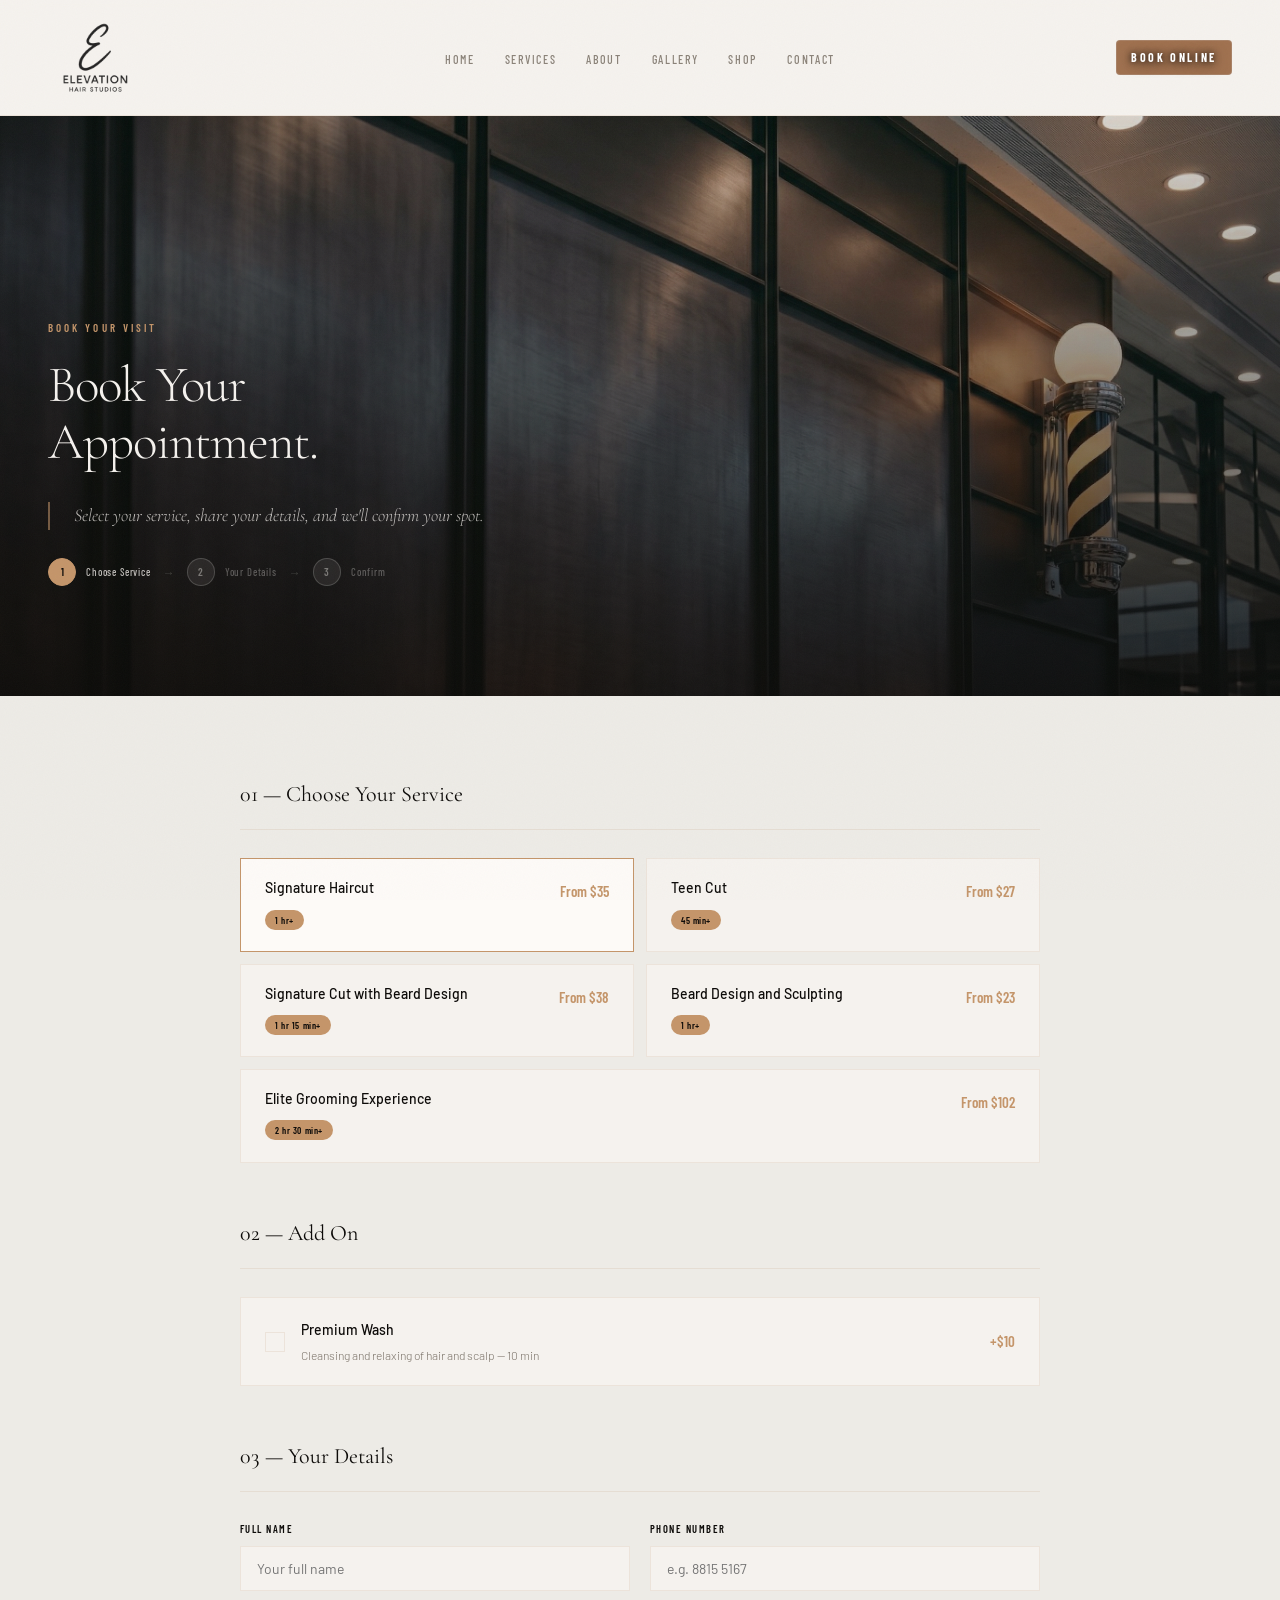
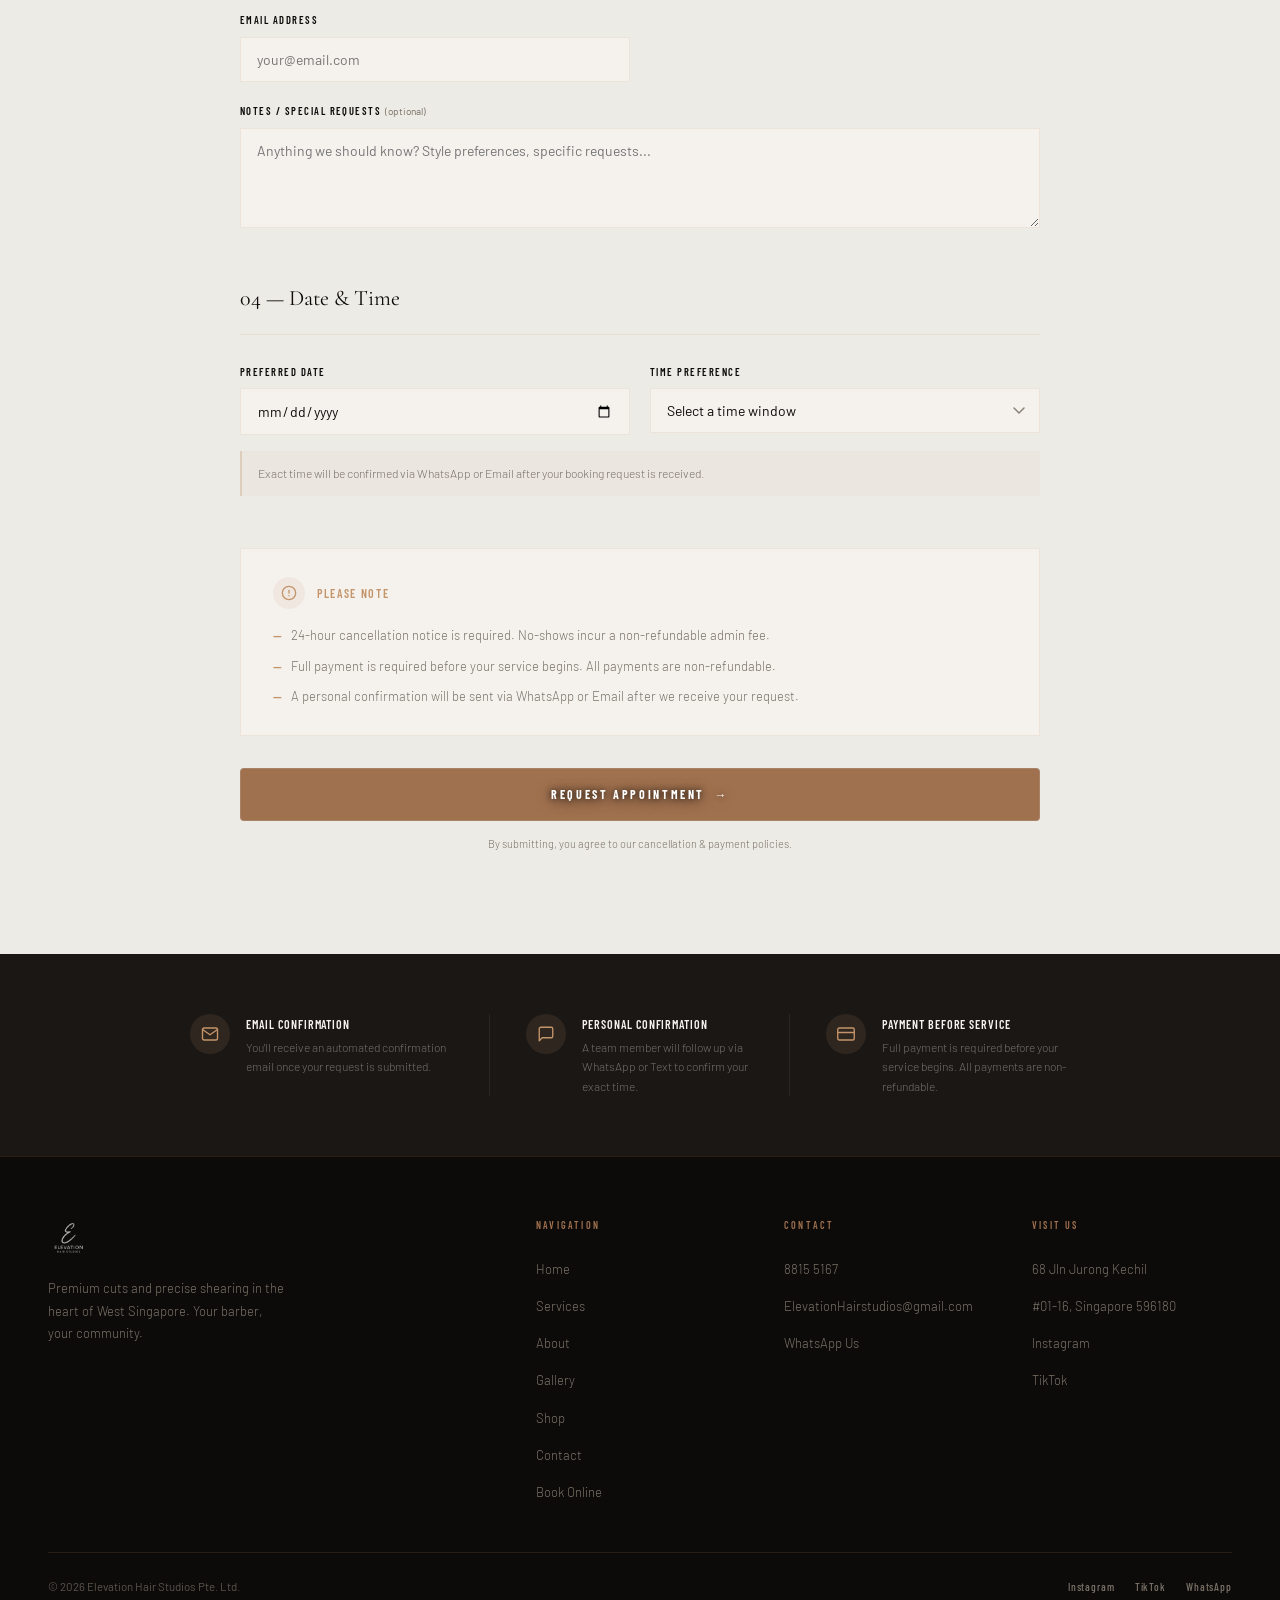
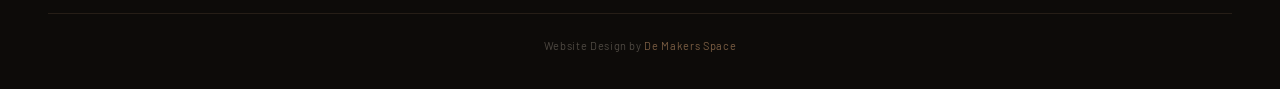
<file: book.html>
<!DOCTYPE html>
<html lang="en">
<head>
  <meta charset="UTF-8">
  <meta name="viewport" content="width=device-width, initial-scale=1.0">
  <title>Book Online — Elevation Hair Studios</title>
  <link rel="preconnect" href="https://fonts.googleapis.com">
  <link rel="preconnect" href="https://fonts.gstatic.com" crossorigin>
  <link href="https://fonts.googleapis.com/css2?family=Cormorant+Garamond:ital,wght@0,300;0,400;0,600;0,700;1,300;1,400;1,600&family=Barlow:wght@300;400;500;600&family=Barlow+Condensed:wght@400;500;600;700&display=swap" rel="stylesheet">
  <link rel="stylesheet" href="shared.css">
  <style>

    /* ─────────────────────────────────────────────
       HERO
    ───────────────────────────────────────────── */
    .hero {
      padding: 130px 48px 110px;
      display: flex; flex-direction: column; justify-content: flex-end;
      position: relative; overflow: hidden; min-height: 580px;
    }
    .hero-bg {
      position: absolute; inset: 0; z-index: 0;
    }
    .hero-bg img {
      width: 100%; height: 100%;
      object-fit: cover;
      object-position: center;
      display: block;
    }
    .hero-bg::after {
      content: '';
      position: absolute; inset: 0;
      background:
        linear-gradient(to bottom, rgba(13,11,9,0.15) 0%, rgba(13,11,9,0.5) 55%, rgba(13,11,9,0.82) 100%),
        linear-gradient(to right, rgba(13,11,9,0.45) 0%, transparent 60%);
    }
    .hero-left { position: relative; z-index: 1; }
    .hero-eyebrow {
      font-family: 'Barlow Condensed', sans-serif;
      font-size: 11px; font-weight: 600;
      letter-spacing: 0.28em; text-transform: uppercase;
      color: var(--wood-lite); margin-bottom: 20px;
    }
    .hero-heading {
      font-family: 'Cormorant Garamond', serif;
      font-size: clamp(38px, 4vw, 54px);
      font-weight: 300;
      color: var(--white);
      line-height: 1.1;
      letter-spacing: -0.02em;
    }
    .hero-sub {
      font-family: 'Cormorant Garamond', serif;
      font-size: 18px;
      font-weight: 300;
      font-style: italic;
      color: rgba(245,242,238,0.75);
      line-height: 1.55;
      border-left: 2px solid rgba(196,149,106,0.55);
      padding-left: 24px;
      margin-top: 32px;
    }
    .step-indicator {
      display: flex;
      align-items: center;
      gap: 0;
    }
    .step {
      display: flex;
      align-items: center;
      gap: 10px;
    }
    .step-num {
      width: 28px; height: 28px;
      border-radius: 50%;
      background: rgba(245,242,238,0.08);
      border: 1.5px solid rgba(245,242,238,0.18);
      display: flex; align-items: center; justify-content: center;
      font-family: 'Barlow Condensed', sans-serif;
      font-size: 11px;
      font-weight: 600;
      color: rgba(245,242,238,0.4);
      flex-shrink: 0;
    }
    .step-num.active {
      background: var(--wood-lite);
      border-color: var(--wood-lite);
      color: var(--ink);
    }
    .step-label {
      font-family: 'Barlow Condensed', sans-serif;
      font-size: 10.5px;
      font-weight: 500;
      letter-spacing: 0.08em;
      color: rgba(245,242,238,0.3);
      white-space: nowrap;
    }
    .step-label.active { color: rgba(245,242,238,0.75); }
    .step-arrow {
      font-size: 12px;
      color: rgba(245,242,238,0.18);
      margin: 0 12px;
    }

    /* ─────────────────────────────────────────────
       FORM SECTION
    ───────────────────────────────────────────── */
    .form-section {
      background: #EDEBE6;
      padding: 80px 48px 100px;
    }
    .form-container {
      max-width: 800px;
      margin: 0 auto;
    }

    /* Form section headings */
    .form-section-heading {
      font-family: 'Cormorant Garamond', serif;
      font-size: 22px;
      font-weight: 400;
      color: var(--ink);
      margin-bottom: 6px;
    }
    .form-separator {
      width: 100%;
      height: 1px;
      background: var(--border);
      margin: 16px 0 28px;
    }
    .form-block {
      margin-bottom: 52px;
    }

    /* SERVICE CARDS */
    .service-cards-grid {
      display: grid;
      grid-template-columns: 1fr 1fr;
      gap: 12px;
    }
    .service-card-label {
      display: block;
      cursor: pointer !important;
    }
    .service-card-label input[type="radio"] {
      position: absolute;
      opacity: 0;
      width: 0;
      height: 0;
    }
    .service-card-inner {
      border: 1px solid var(--border);
      padding: 20px 24px;
      background: var(--white);
      transition: border-color 0.2s ease, background 0.2s ease, transform 0.15s ease;
      display: flex;
      justify-content: space-between;
      align-items: flex-start;
      gap: 16px;
    }
    .service-card-label input[type="radio"]:checked + .service-card-inner {
      border-color: var(--wood-lite);
      background: #FDFAF7;
    }
    .service-card-label:hover .service-card-inner {
      border-color: rgba(196,149,106,0.4);
      transform: translateY(-2px);
    }
    .service-card-left { flex: 1; min-width: 0; }
    .service-card-name {
      font-family: 'Barlow', sans-serif;
      font-size: 14px;
      font-weight: 500;
      color: var(--ink);
      margin-bottom: 6px;
      line-height: 1.3;
    }
    .service-card-duration {
      display: inline-block;
      background: var(--wood-lite);
      color: var(--ink);
      border-radius: 20px;
      padding: 2px 10px;
      font-family: 'Barlow Condensed', sans-serif;
      font-size: 9.5px;
      font-weight: 600;
      letter-spacing: 0.06em;
    }
    .service-card-price {
      font-family: 'Barlow Condensed', sans-serif;
      font-size: 15px;
      font-weight: 600;
      color: var(--wood-lite);
      white-space: nowrap;
      flex-shrink: 0;
    }

    /* ADDON CARD */
    .addon-card-label {
      display: block;
      cursor: pointer !important;
      max-width: 100%;
    }
    .addon-card-label input[type="checkbox"] {
      position: absolute;
      opacity: 0;
      width: 0;
      height: 0;
    }
    .addon-card-inner {
      border: 1px solid var(--border);
      padding: 20px 24px;
      background: var(--white);
      transition: border-color 0.2s ease, background 0.2s ease;
      display: flex;
      justify-content: space-between;
      align-items: center;
      gap: 16px;
    }
    .addon-card-label input[type="checkbox"]:checked + .addon-card-inner {
      border-color: var(--wood-lite);
      background: #FDFAF7;
    }
    .addon-card-label:hover .addon-card-inner {
      border-color: rgba(196,149,106,0.4);
    }
    .addon-check-box {
      width: 20px; height: 20px;
      border: 1.5px solid var(--border);
      display: flex; align-items: center; justify-content: center;
      flex-shrink: 0;
      transition: border-color 0.2s ease, background 0.2s ease;
    }
    .addon-card-label input[type="checkbox"]:checked ~ .addon-card-inner .addon-check-box {
      background: var(--wood-lite);
      border-color: var(--wood-lite);
    }
    .addon-check-box svg { display: none; }
    .addon-card-label input[type="checkbox"]:checked ~ .addon-card-inner .addon-check-box svg { display: block; }
    .addon-info { flex: 1; }
    .addon-name {
      font-size: 14px;
      font-weight: 500;
      color: var(--ink);
      margin-bottom: 3px;
    }
    .addon-desc-small {
      font-size: 12px;
      font-weight: 300;
      color: var(--muted);
    }
    .addon-price-right {
      font-family: 'Barlow Condensed', sans-serif;
      font-size: 15px;
      font-weight: 600;
      color: var(--wood-lite);
      white-space: nowrap;
      flex-shrink: 0;
    }

    /* FORM FIELDS */
    .form-grid {
      display: grid;
      grid-template-columns: 1fr 1fr;
      gap: 20px;
    }
    .form-field { display: flex; flex-direction: column; position: relative; }
    .form-field::after {
      content: '';
      position: absolute; left: 0; bottom: 0;
      width: 0; height: 2px; background: var(--wood-lite);
      transition: width 0.3s ease;
    }
    .form-field:focus-within::after { width: 100%; }
    .form-field.full { grid-column: span 2; }
    .field-label {
      display: block;
      font-family: 'Barlow Condensed', sans-serif;
      font-size: 10.5px;
      font-weight: 600;
      letter-spacing: 0.14em;
      text-transform: uppercase;
      color: var(--ink);
      margin-bottom: 8px;
    }
    .field-label span { color: var(--muted); font-weight: 400; text-transform: none; letter-spacing: 0; font-size: 10px; font-family: 'Barlow', sans-serif; }
    input[type="text"],
    input[type="tel"],
    input[type="email"],
    input[type="date"],
    select,
    textarea {
      width: 100%;
      min-height: 44px;
      border: 1px solid var(--border);
      padding: 13px 16px;
      font-family: 'Barlow', sans-serif;
      font-size: 14px;
      color: var(--ink);
      background: var(--white);
      outline: none;
      transition: border-color 0.2s ease;
      border-radius: 0;
      -webkit-appearance: none;
      appearance: none;
    }
    input[type="text"]:focus,
    input[type="tel"]:focus,
    input[type="email"]:focus,
    input[type="date"]:focus,
    select:focus,
    textarea:focus { border-color: var(--wood-lite); outline: none; }
    textarea { resize: vertical; min-height: 100px; }
    select {
      background-image: url("data:image/svg+xml,%3Csvg xmlns='http://www.w3.org/2000/svg' width='12' height='8' viewBox='0 0 12 8'%3E%3Cpath d='M1 1l5 5 5-5' stroke='%238A8278' stroke-width='1.5' fill='none' stroke-linecap='round'/%3E%3C/svg%3E");
      background-repeat: no-repeat;
      background-position: right 14px center;
      padding-right: 36px;
      cursor: pointer !important;
    }

    /* DATETIME NOTE */
    .datetime-note {
      font-size: 12px;
      font-weight: 300;
      color: var(--muted);
      margin-top: 16px;
      padding: 12px 16px;
      background: rgba(196,149,106,0.06);
      border-left: 2px solid rgba(196,149,106,0.3);
    }

    /* POLICY REMINDER */
    .policy-box {
      border: 1px solid var(--border);
      background: var(--white);
      padding: 28px 32px;
      margin-bottom: 32px;
    }
    .policy-box-header {
      display: flex;
      align-items: center;
      gap: 12px;
      margin-bottom: 16px;
    }
    .policy-box-icon {
      width: 32px; height: 32px;
      background: rgba(196,149,106,0.1);
      border-radius: 50%;
      display: flex; align-items: center; justify-content: center;
      flex-shrink: 0;
    }
    .policy-box-title {
      font-family: 'Barlow Condensed', sans-serif;
      font-size: 12px;
      font-weight: 600;
      letter-spacing: 0.14em;
      text-transform: uppercase;
      color: var(--wood-lite);
    }
    .policy-box ul {
      list-style: none;
      display: flex;
      flex-direction: column;
      gap: 10px;
    }
    .policy-box ul li {
      font-size: 13px;
      font-weight: 300;
      color: var(--muted);
      line-height: 1.6;
      padding-left: 18px;
      position: relative;
    }
    .policy-box ul li::before {
      content: '—';
      position: absolute;
      left: 0;
      color: var(--wood-lite);
      font-weight: 600;
    }

    /* SUBMIT BUTTON */
    .submit-btn {
      display: block;
      width: 100%;
      background: var(--wood);
      color: #ffffff;
      font-family: 'Barlow Condensed', sans-serif;
      font-size: 12px;
      font-weight: 700;
      letter-spacing: 0.22em;
      text-transform: uppercase;
      text-shadow: 0 0 6px rgba(0,0,0,0.85), 0 2px 14px rgba(0,0,0,0.65);
      border: 1px solid rgba(200,200,200,0.2);
      border-radius: 4px;
      cursor: pointer !important;
      transition: background 0.2s ease;
      text-align: center;
      padding: 18px 24px;
      min-height: 44px;
    }
    .submit-btn:hover { background: var(--wood-deep); }
    .submit-btn:focus-visible { outline: 2px solid var(--wood-lite); outline-offset: 3px; }
    .submit-btn:active { background: var(--wood-deep); }
    .submit-disclaimer {
      font-size: 11px;
      font-weight: 300;
      color: var(--muted);
      text-align: center;
      margin-top: 14px;
    }

    /* INFO BAND */
    .info-band {
      background: var(--charcoal);
      padding: 60px 48px;
    }
    .info-band-inner {
      max-width: 900px;
      margin: 0 auto;
      display: grid;
      grid-template-columns: repeat(3, 1fr);
      gap: 0;
    }
    .info-item {
      display: flex;
      align-items: flex-start;
      gap: 16px;
      padding: 0 36px;
      border-right: 1px solid rgba(245,242,238,0.07);
    }
    .info-item:first-child { padding-left: 0; }
    .info-item:last-child { border-right: none; padding-right: 0; }
    .info-icon {
      width: 40px; height: 40px;
      background: rgba(196,149,106,0.12);
      border-radius: 50%;
      display: flex; align-items: center; justify-content: center;
      flex-shrink: 0;
      color: var(--wood-lite);
    }
    .info-text-title {
      font-family: 'Barlow Condensed', sans-serif;
      font-size: 12px;
      font-weight: 600;
      letter-spacing: 0.08em;
      color: var(--white);
      margin-bottom: 4px;
      text-transform: uppercase;
    }
    .info-text-body {
      font-size: 12px;
      font-weight: 300;
      color: rgba(245,242,238,0.4);
      line-height: 1.6;
    }


    /* ─────────────────────────────────────────────
       RESPONSIVE
    ───────────────────────────────────────────── */
    @media (max-width: 1024px) {
      .nav { padding: 0 32px; }
      .hero { padding: 100px 32px 80px; }
      .form-section { padding: 64px 32px 80px; }
      .info-band { padding: 52px 32px; }
      .info-item { padding: 0 24px; }
      .footer { padding: 60px 32px 32px; }
      .footer-grid { grid-template-columns: 1fr 1fr; gap: 36px; }
    }
    @media (max-width: 768px) {
      .nav { padding: 0 20px; height: 96px; }
      .nav-links { display: none; }
      .nav-actions { display: none; }
      .nav-logo img { height: 78px; }
      .hero { padding: 48px 24px 36px; min-height: 300px; }
      .hero-heading { font-size: 36px; }
      .hero-sub { font-size: 16px; margin-top: 20px; }
      .hero-bg img { object-position: 72% center; }
      .step-indicator { flex-wrap: wrap; gap: 10px; margin-top: 20px !important; }
      .step-arrow { display: none; }
      .step-label { white-space: normal; max-width: 80px; line-height: 1.3; }
      .form-section { padding: 52px 24px 72px; }
      .service-cards-grid { grid-template-columns: 1fr; }
      .form-grid { grid-template-columns: 1fr; }
      .form-field.full { grid-column: span 1; }
      .info-band { padding: 48px 24px; }
      .info-band-inner { grid-template-columns: 1fr; gap: 32px; }
      .info-item { border-right: none; padding: 0; border-bottom: 1px solid rgba(245,242,238,0.07); padding-bottom: 32px; }
      .info-item:last-child { border-bottom: none; padding-bottom: 0; }
      .footer { padding: 48px 20px 24px; }
      .footer-grid { display: flex; flex-direction: column; gap: 28px; }
      .footer-grid > div:first-child { text-align: center; }
      .footer-grid > div:first-child .footer-logo { margin: 0 auto 18px; }
      .footer-grid > div:first-child .footer-desc { max-width: 100%; margin: 0 auto; }
      .footer-cols-wrap { display: flex; flex-direction: row; gap: 12px; justify-content: space-between; }
      .footer-cols-wrap .footer-col { flex: 1; min-width: 0; }
      .footer-cols-wrap .footer-col ul a { font-size: 11px; }
      .footer-cols-wrap .footer-col ul li + li { margin-top: 8px; }
      .footer-bottom { flex-direction: column; gap: 12px; text-align: center; }
    }
    @media (max-width: 480px) {
      .hero-heading { font-size: 30px; }
      .footer-grid { grid-template-columns: 1fr; }
    }
  </style>
</head>
<body>

  <!-- NAV -->
  <nav class="nav" role="navigation" aria-label="Main navigation">
    <a href="index.html" class="nav-logo" aria-label="Elevation Hair Studios – Home">
      <img src="Brand Logo/Logo - EHS (without background).png" alt="Elevation Hair Studios">
    </a>
    <ul class="nav-links">
      <li><a href="index.html">Home</a></li>
      <li><a href="services.html">Services</a></li>
      <li><a href="about.html">About</a></li>
      <li><a href="gallery.html">Gallery</a></li>
      <li><a href="product.html">Shop</a></li>
      <li><a href="contact.html">Contact</a></li>
    </ul>
    <div class="nav-actions">
      <a href="book.html" class="nav-book">Book Online</a>
    </div>
    <button class="hamburger" id="hamburger" aria-label="Toggle navigation menu" aria-expanded="false">
      <span></span><span></span><span></span>
    </button>
  </nav>

  <nav class="mobile-nav" id="mobileNav" role="dialog" aria-modal="true" aria-label="Site navigation">
    <button class="mobile-nav-close" id="mobileNavClose" aria-label="Close menu">&times;</button>
    <a href="index.html">Home</a>
    <a href="services.html">Services</a>
    <a href="about.html">About</a>
    <a href="gallery.html">Gallery</a>
    <a href="product.html">Shop</a>
    <a href="contact.html">Contact</a>
    <a href="book.html" class="mobile-nav-book">Book Online</a>
  </nav>

  <!-- HERO -->
  <section class="hero" aria-label="Book your appointment">
    <div class="hero-bg" aria-hidden="true">
      <img src="background for service hero.jpg" alt="" loading="lazy">
    </div>
    <div class="hero-left">
      <div class="hero-eyebrow">Book Your Visit</div>
      <h1 class="hero-heading">Book Your<br>Appointment.</h1>
      <p class="hero-sub">Select your service, share your details, and we'll confirm your spot.</p>
      <div class="step-indicator" role="list" aria-label="Booking steps" style="margin-top:28px;">
        <div class="step" role="listitem">
          <div class="step-num active">1</div>
          <span class="step-label active">Choose Service</span>
        </div>
        <span class="step-arrow" aria-hidden="true">→</span>
        <div class="step" role="listitem">
          <div class="step-num">2</div>
          <span class="step-label">Your Details</span>
        </div>
        <span class="step-arrow" aria-hidden="true">→</span>
        <div class="step" role="listitem">
          <div class="step-num">3</div>
          <span class="step-label">Confirm</span>
        </div>
      </div>
    </div>
  </section>

  <!-- FORM SECTION -->
  <section class="form-section">
    <div class="form-container">
      <form action="#" method="POST" novalidate>

        <!-- 01 SERVICE -->
        <div class="form-block reveal">
          <h2 class="form-section-heading">01 &mdash; Choose Your Service</h2>
          <div class="form-separator"></div>
          <div class="service-cards-grid">

            <label class="service-card-label">
              <input type="radio" name="service" value="signature-haircut" checked>
              <div class="service-card-inner">
                <div class="service-card-left">
                  <div class="service-card-name">Signature Haircut</div>
                  <span class="service-card-duration">1 hr+</span>
                </div>
                <div class="service-card-price">From $35</div>
              </div>
            </label>

            <label class="service-card-label">
              <input type="radio" name="service" value="teen-cut">
              <div class="service-card-inner">
                <div class="service-card-left">
                  <div class="service-card-name">Teen Cut</div>
                  <span class="service-card-duration">45 min+</span>
                </div>
                <div class="service-card-price">From $27</div>
              </div>
            </label>

            <label class="service-card-label">
              <input type="radio" name="service" value="signature-beard">
              <div class="service-card-inner">
                <div class="service-card-left">
                  <div class="service-card-name">Signature Cut with Beard Design</div>
                  <span class="service-card-duration">1 hr 15 min+</span>
                </div>
                <div class="service-card-price">From $38</div>
              </div>
            </label>

            <label class="service-card-label">
              <input type="radio" name="service" value="beard-design">
              <div class="service-card-inner">
                <div class="service-card-left">
                  <div class="service-card-name">Beard Design and Sculpting</div>
                  <span class="service-card-duration">1 hr+</span>
                </div>
                <div class="service-card-price">From $23</div>
              </div>
            </label>

            <label class="service-card-label" style="grid-column: span 2;">
              <input type="radio" name="service" value="elite-grooming">
              <div class="service-card-inner">
                <div class="service-card-left">
                  <div class="service-card-name">Elite Grooming Experience</div>
                  <span class="service-card-duration">2 hr 30 min+</span>
                </div>
                <div class="service-card-price">From $102</div>
              </div>
            </label>

          </div>
        </div>

        <!-- 02 ADD-ON -->
        <div class="form-block reveal">
          <h2 class="form-section-heading">02 &mdash; Add On</h2>
          <div class="form-separator"></div>
          <label class="addon-card-label">
            <input type="checkbox" name="addon" value="premium-wash">
            <div class="addon-card-inner">
              <div class="addon-check-box">
                <svg width="11" height="9" viewBox="0 0 11 9" fill="none" stroke="#fff" stroke-width="2" stroke-linecap="round" stroke-linejoin="round">
                  <polyline points="1 4.5 4 7.5 10 1"/>
                </svg>
              </div>
              <div class="addon-info">
                <div class="addon-name">Premium Wash</div>
                <div class="addon-desc-small">Cleansing and relaxing of hair and scalp — 10 min</div>
              </div>
              <div class="addon-price-right">+$10</div>
            </div>
          </label>
        </div>

        <!-- 03 YOUR DETAILS -->
        <div class="form-block reveal">
          <h2 class="form-section-heading">03 &mdash; Your Details</h2>
          <div class="form-separator"></div>
          <div class="form-grid">
            <div class="form-field">
              <label class="field-label" for="full-name">Full Name</label>
              <input type="text" id="full-name" name="full_name" placeholder="Your full name" required autocomplete="name">
            </div>
            <div class="form-field">
              <label class="field-label" for="phone">Phone Number</label>
              <input type="tel" id="phone" name="phone" placeholder="e.g. 8815 5167" required autocomplete="tel">
            </div>
            <div class="form-field">
              <label class="field-label" for="email">Email Address</label>
              <input type="email" id="email" name="email" placeholder="your@email.com" required autocomplete="email">
            </div>
            <div class="form-field">
              <!-- spacer on desktop -->
            </div>
            <div class="form-field full">
              <label class="field-label" for="notes">Notes / Special Requests <span>(optional)</span></label>
              <textarea id="notes" name="notes" placeholder="Anything we should know? Style preferences, specific requests..."></textarea>
            </div>
          </div>
        </div>

        <!-- 04 DATE & TIME -->
        <div class="form-block reveal">
          <h2 class="form-section-heading">04 &mdash; Date &amp; Time</h2>
          <div class="form-separator"></div>
          <div class="form-grid">
            <div class="form-field">
              <label class="field-label" for="date">Preferred Date</label>
              <input type="date" id="date" name="date" required>
            </div>
            <div class="form-field">
              <label class="field-label" for="time-pref">Time Preference</label>
              <select id="time-pref" name="time_preference" required>
                <option value="" disabled selected>Select a time window</option>
                <option value="morning">Morning (9am – 12pm)</option>
                <option value="afternoon">Afternoon (12pm – 5pm)</option>
                <option value="evening">Evening (5pm – 8pm)</option>
              </select>
            </div>
          </div>
          <p class="datetime-note">Exact time will be confirmed via WhatsApp or Email after your booking request is received.</p>
        </div>

        <!-- POLICY REMINDER -->
        <div class="policy-box reveal">
          <div class="policy-box-header">
            <div class="policy-box-icon">
              <svg width="16" height="16" viewBox="0 0 24 24" fill="none" stroke="currentColor" stroke-width="2" stroke-linecap="round" stroke-linejoin="round" style="color:var(--wood-lite)">
                <circle cx="12" cy="12" r="10"/><line x1="12" y1="8" x2="12" y2="12"/><line x1="12" y1="16" x2="12.01" y2="16"/>
              </svg>
            </div>
            <div class="policy-box-title">Please Note</div>
          </div>
          <ul>
            <li>24-hour cancellation notice is required. No-shows incur a non-refundable admin fee.</li>
            <li>Full payment is required before your service begins. All payments are non-refundable.</li>
            <li>A personal confirmation will be sent via WhatsApp or Email after we receive your request.</li>
          </ul>
        </div>

        <!-- SUBMIT -->
        <button type="submit" class="submit-btn reveal">Request Appointment &nbsp;&rarr;</button>
        <p class="submit-disclaimer reveal">By submitting, you agree to our cancellation &amp; payment policies.</p>

      </form>
    </div>
  </section>

  <!-- INFO BAND -->
  <section class="info-band">
    <div class="info-band-inner">
      <div class="info-item reveal">
        <div class="info-icon">
          <svg width="18" height="18" viewBox="0 0 24 24" fill="none" stroke="currentColor" stroke-width="1.8" stroke-linecap="round" stroke-linejoin="round">
            <path d="M4 4h16c1.1 0 2 .9 2 2v12c0 1.1-.9 2-2 2H4c-1.1 0-2-.9-2-2V6c0-1.1.9-2 2-2z"/><polyline points="22,6 12,13 2,6"/>
          </svg>
        </div>
        <div>
          <div class="info-text-title">Email Confirmation</div>
          <div class="info-text-body">You'll receive an automated confirmation email once your request is submitted.</div>
        </div>
      </div>
      <div class="info-item reveal reveal-delay-1">
        <div class="info-icon">
          <svg width="18" height="18" viewBox="0 0 24 24" fill="none" stroke="currentColor" stroke-width="1.8" stroke-linecap="round" stroke-linejoin="round">
            <path d="M21 15a2 2 0 0 1-2 2H7l-4 4V5a2 2 0 0 1 2-2h14a2 2 0 0 1 2 2z"/>
          </svg>
        </div>
        <div>
          <div class="info-text-title">Personal Confirmation</div>
          <div class="info-text-body">A team member will follow up via WhatsApp or Text to confirm your exact time.</div>
        </div>
      </div>
      <div class="info-item reveal reveal-delay-2">
        <div class="info-icon">
          <svg width="18" height="18" viewBox="0 0 24 24" fill="none" stroke="currentColor" stroke-width="1.8" stroke-linecap="round" stroke-linejoin="round">
            <rect x="1" y="4" width="22" height="16" rx="2" ry="2"/><line x1="1" y1="10" x2="23" y2="10"/>
          </svg>
        </div>
        <div>
          <div class="info-text-title">Payment Before Service</div>
          <div class="info-text-body">Full payment is required before your service begins. All payments are non-refundable.</div>
        </div>
      </div>
    </div>
  </section>

  <!-- FOOTER -->
  <footer class="footer" role="contentinfo">
    <div class="footer-grid">
      <div>
        <img src="Brand Logo/Logo - EHS (without background).png" alt="Elevation Hair Studios" class="footer-logo" loading="lazy">
        <p class="footer-desc">Premium cuts and precise shearing in the heart of West Singapore. Your barber, your community.</p>
      </div>
      <div class="footer-cols-wrap">
        <div class="footer-col">
          <div class="footer-col-title">Navigation</div>
          <ul>
            <li><a href="index.html">Home</a></li>
            <li><a href="services.html">Services</a></li>
            <li><a href="about.html">About</a></li>
            <li><a href="gallery.html">Gallery</a></li>
            <li><a href="product.html">Shop</a></li>
            <li><a href="contact.html">Contact</a></li>
            <li><a href="book.html">Book Online</a></li>
          </ul>
        </div>
        <div class="footer-col">
          <div class="footer-col-title">Contact</div>
          <ul>
            <li><a href="tel:88155167">8815 5167</a></li>
            <li><a href="mailto:ElevationHairstudios@gmail.com">ElevationHairstudios@gmail.com</a></li>
            <li><a href="https://wa.me/6588155167" target="_blank" rel="noopener">WhatsApp Us</a></li>
          </ul>
        </div>
        <div class="footer-col">
          <div class="footer-col-title">Visit Us</div>
          <ul>
            <li><a href="contact.html">68 Jln Jurong Kechil</a></li>
            <li><a href="contact.html">#01-16, Singapore 596180</a></li>
            <li><a href="https://www.instagram.com/lev.blendz/" target="_blank" rel="noopener">Instagram</a></li>
            <li><a href="https://www.tiktok.com/discover/levblendz" target="_blank" rel="noopener">TikTok</a></li>
          </ul>
        </div>
      </div>
    </div>
    <div class="footer-bottom">
      <span class="footer-copy">&copy; 2026 Elevation Hair Studios Pte. Ltd.</span>
      <div class="footer-social">
        <a href="https://www.instagram.com/lev.blendz/" target="_blank" rel="noopener">Instagram</a>
        <a href="https://www.tiktok.com/discover/levblendz" target="_blank" rel="noopener">TikTok</a>
        <a href="https://wa.me/6588155167" target="_blank" rel="noopener">WhatsApp</a>
      </div>
    </div>
    <div style="border-top:1px solid var(--border); padding-top:16px; margin-top:16px; text-align:center;">
      <span style="font-family:'Barlow',sans-serif; font-size:11px; color:var(--muted); opacity:0.6; letter-spacing:0.06em;">
        Website Design by <a href="https://www.instagram.com/de.makers.space/" target="_blank" rel="noopener" style="color:var(--wood-lite); opacity:1; transition:color 0.2s ease;" onmouseover="this.style.color='var(--wood)'" onmouseout="this.style.color='var(--wood-lite)'">De Makers Space</a>
      </span>
    </div>
  </footer>

  <a href="https://wa.me/6588155167" target="_blank" rel="noopener" class="float-wa" id="floatWa" aria-label="Chat with us on WhatsApp">
    <svg viewBox="0 0 24 24" fill="currentColor" aria-hidden="true">
      <path d="M17.472 14.382c-.297-.149-1.758-.867-2.03-.967-.273-.099-.471-.148-.67.15-.197.297-.767.966-.94 1.164-.173.199-.347.223-.644.075-.297-.15-1.255-.463-2.39-1.475-.883-.788-1.48-1.761-1.653-2.059-.173-.297-.018-.458.13-.606.134-.133.298-.347.446-.52.149-.174.198-.298.298-.497.099-.198.05-.371-.025-.52-.075-.149-.669-1.612-.916-2.207-.242-.579-.487-.5-.669-.51-.173-.008-.371-.01-.57-.01-.198 0-.52.074-.792.372-.272.297-1.04 1.016-1.04 2.479 0 1.462 1.065 2.875 1.213 3.074.149.198 2.096 3.2 5.077 4.487.709.306 1.262.489 1.694.625.712.227 1.36.195 1.871.118.571-.085 1.758-.719 2.006-1.413.248-.694.248-1.289.173-1.413-.074-.124-.272-.198-.57-.347m-5.421 7.403h-.004a9.87 9.87 0 01-5.031-1.378l-.361-.214-3.741.982.998-3.648-.235-.374a9.86 9.86 0 01-1.51-5.26c.001-5.45 4.436-9.884 9.888-9.884 2.64 0 5.122 1.03 6.988 2.898a9.825 9.825 0 012.893 6.994c-.003 5.45-4.437 9.884-9.885 9.884m8.413-18.297A11.815 11.815 0 0012.05 0C5.495 0 .16 5.335.157 11.892c0 2.096.547 4.142 1.588 5.945L.057 24l6.305-1.654a11.882 11.882 0 005.683 1.448h.005c6.554 0 11.89-5.335 11.893-11.893a11.821 11.821 0 00-3.48-8.413Z"/>
    </svg>
  </a>
  <a href="book.html" class="float-book" id="floatBook">Book Now</a>

<script src="animated-underline.js"></script>
<script src="shared.js"></script>
</body>
</html>
</file>
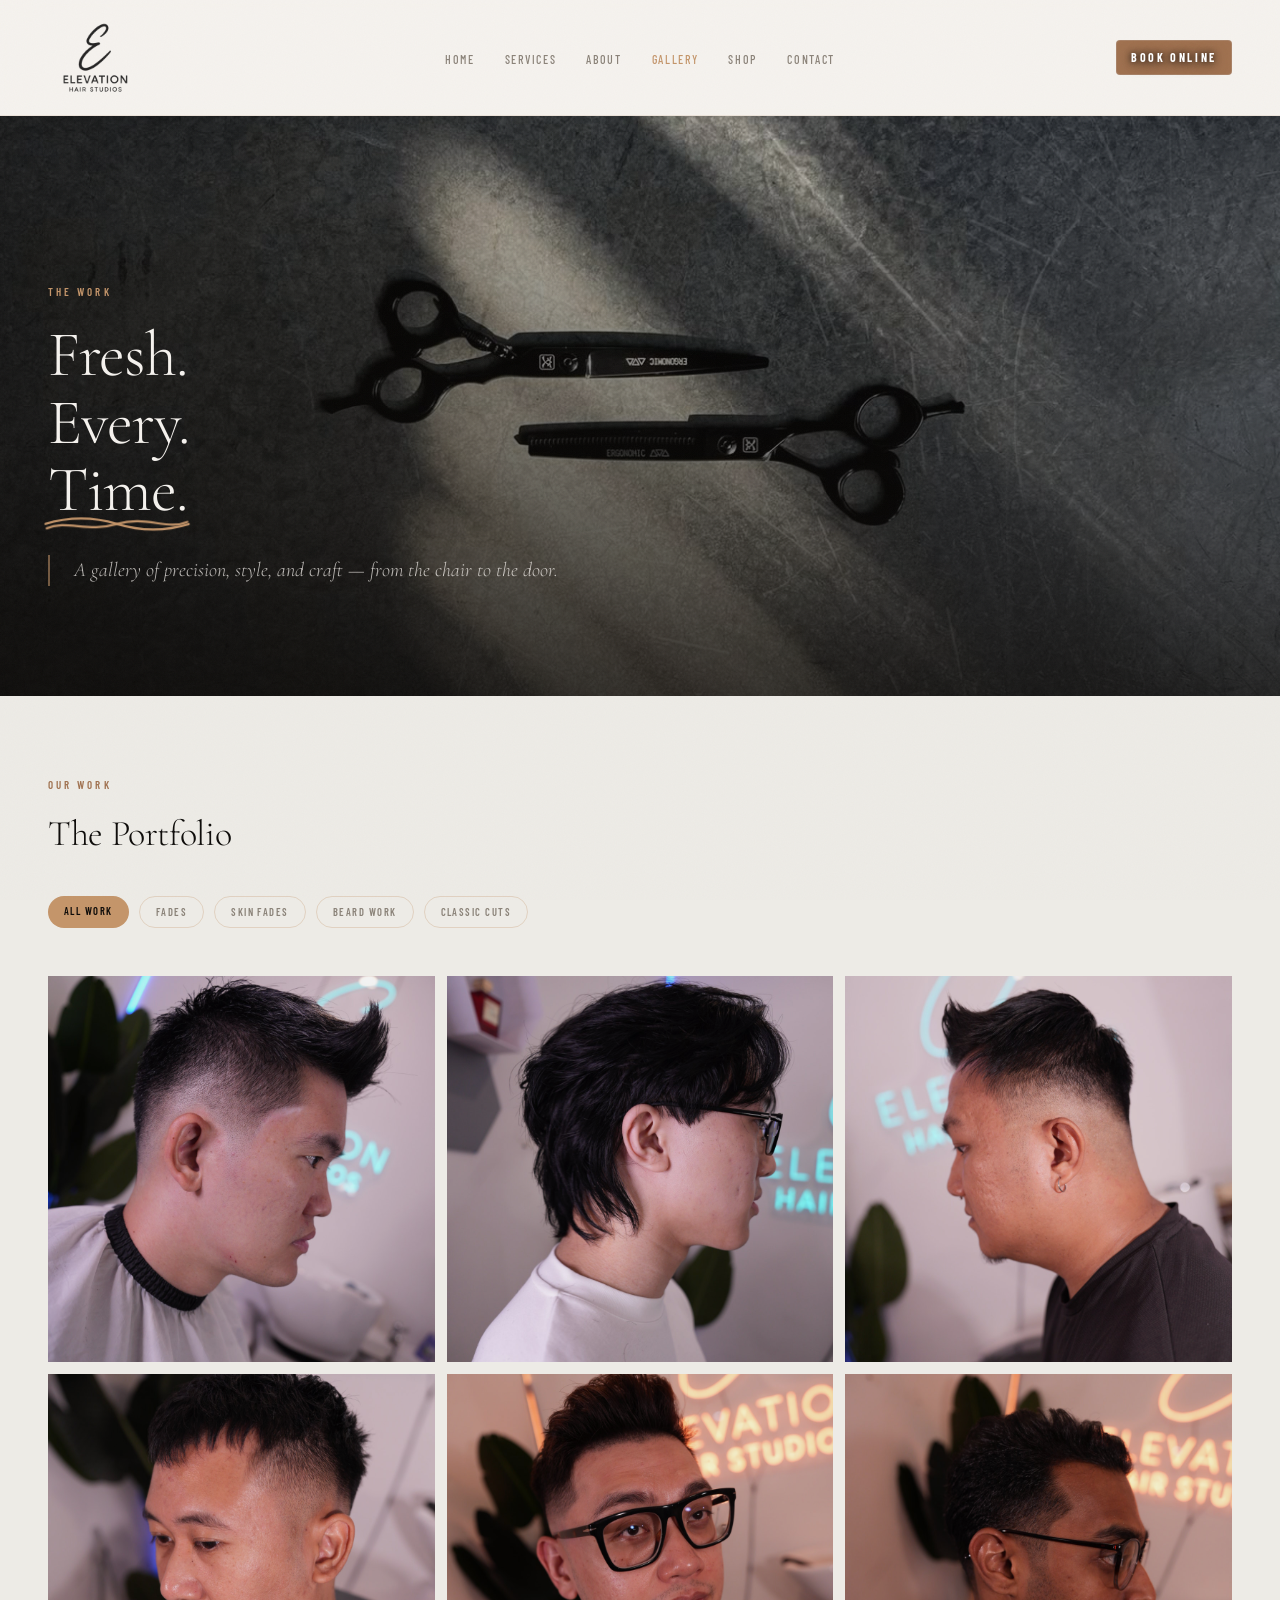
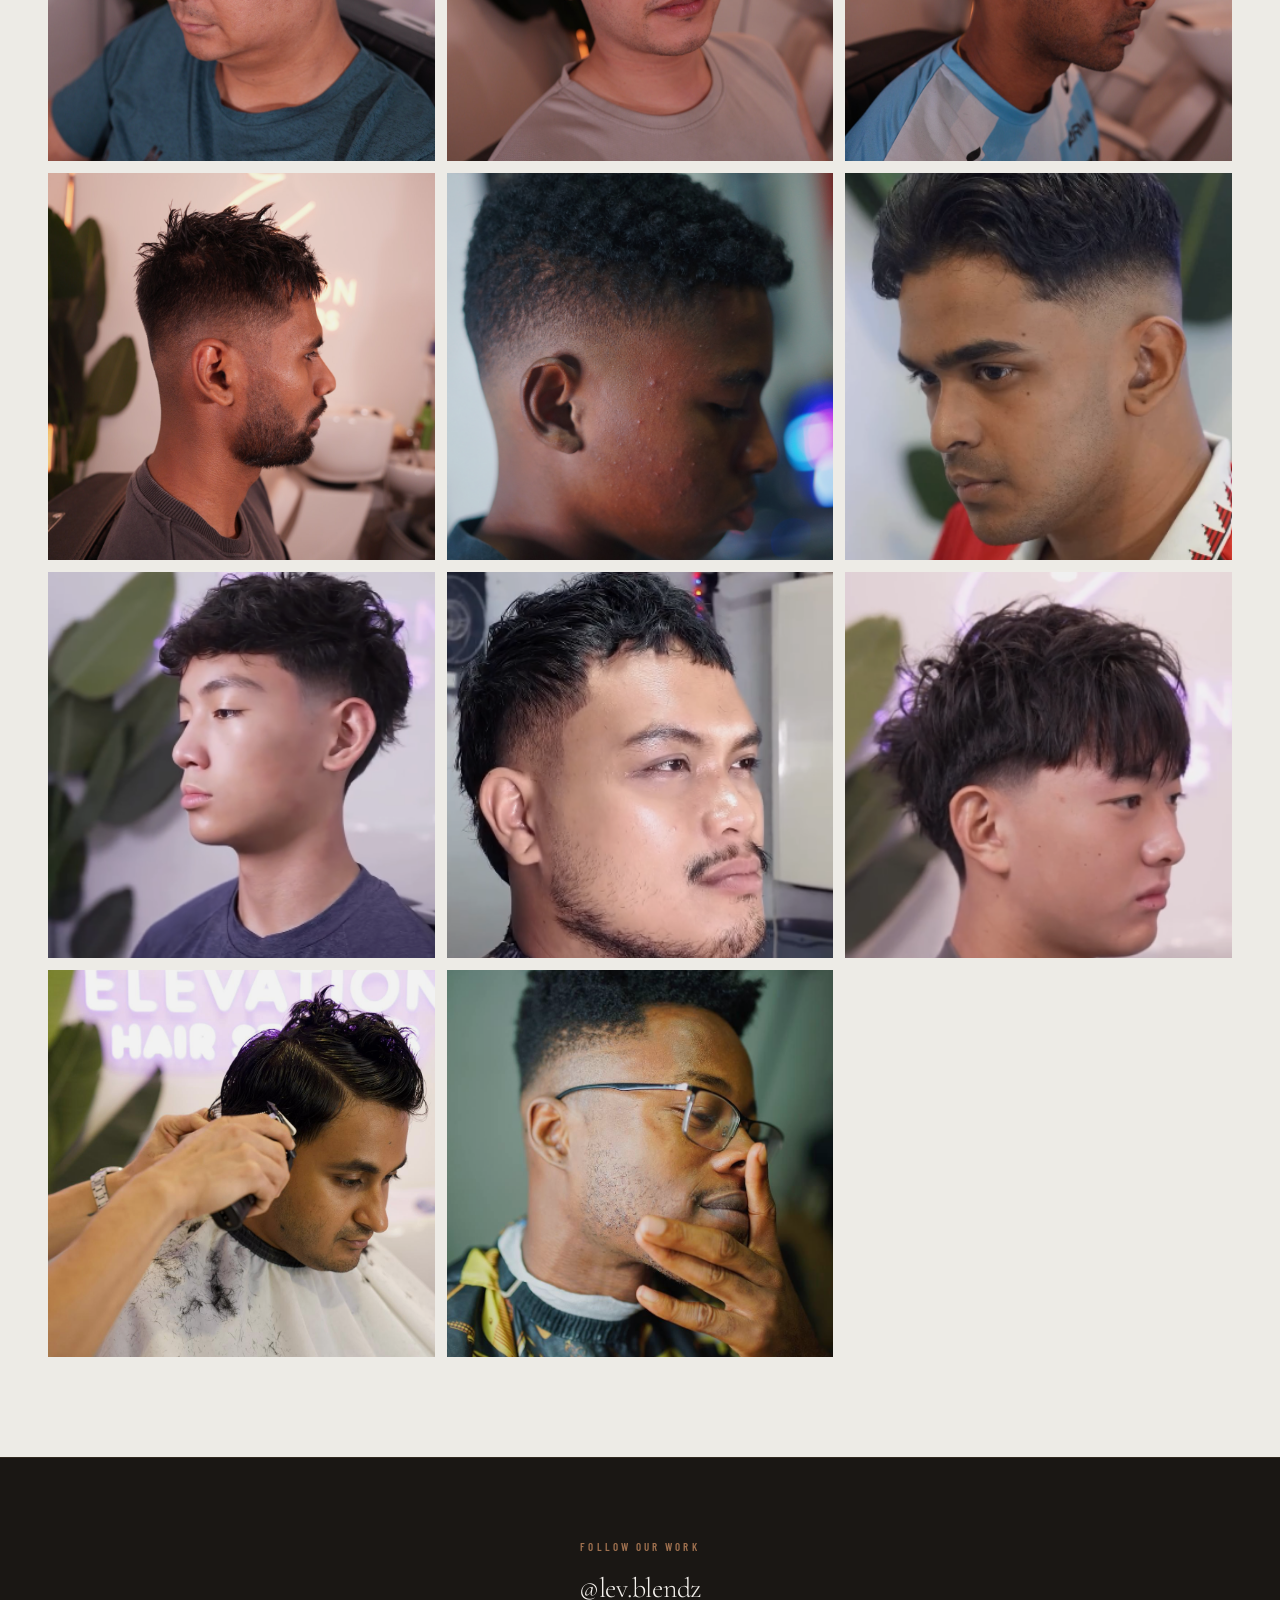
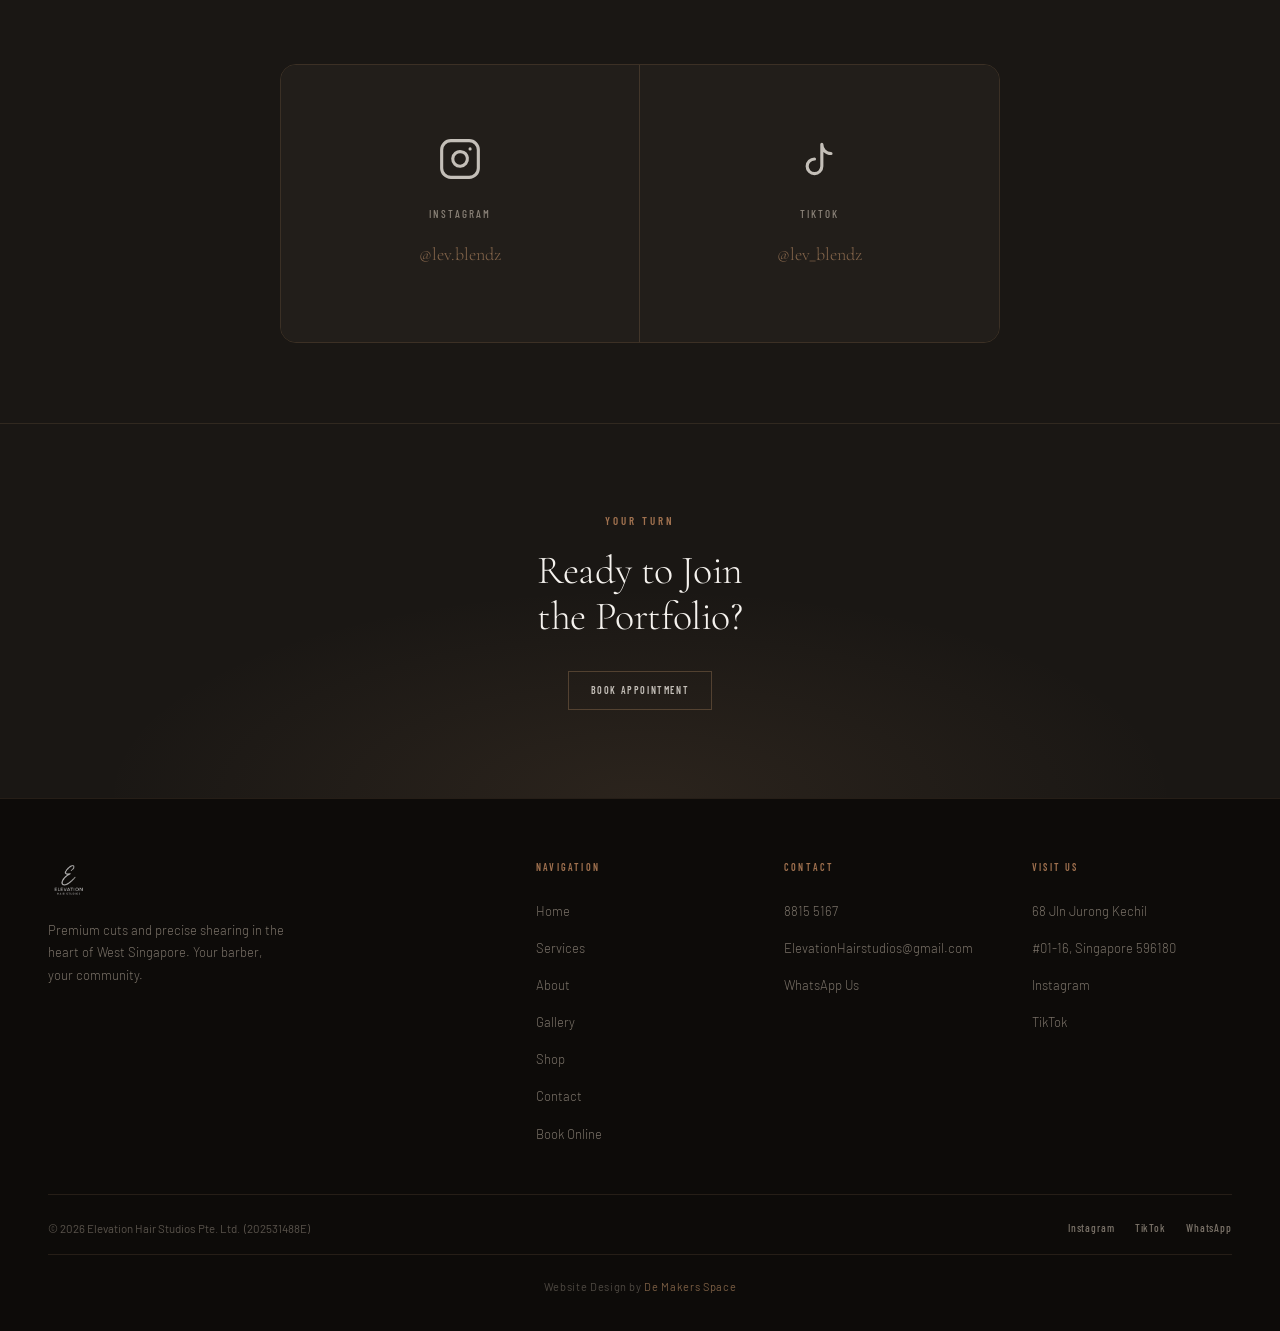
<file: gallery.html>
<!DOCTYPE html>
<html lang="en">
<head>
  <meta charset="UTF-8">
  <meta name="viewport" content="width=device-width, initial-scale=1.0">
  <title>Gallery — Elevation Hair Studios</title>
  <link rel="preconnect" href="https://fonts.googleapis.com">
  <link rel="preconnect" href="https://fonts.gstatic.com" crossorigin>
  <link href="https://fonts.googleapis.com/css2?family=Cormorant+Garamond:ital,wght@0,300;0,400;0,600;0,700;1,300;1,400;1,600&family=Barlow:wght@300;400;500;600&family=Barlow+Condensed:wght@400;500;600;700&display=swap" rel="stylesheet">
  <link rel="stylesheet" href="shared.css">
  <style>

    /* ─────────────────────────────────────────────
       SHARED SECTION STYLES
    ───────────────────────────────────────────── */
    .section-eyebrow {
      font-family: 'Barlow Condensed', sans-serif;
      font-size: 11px; font-weight: 600;
      letter-spacing: 0.28em; text-transform: uppercase;
      color: var(--wood); margin-bottom: 8px;
    }
    .section-title {
      font-family: 'Cormorant Garamond', serif;
      font-size: 36px; font-weight: 300;
      color: var(--ink); line-height: 1.1;
      letter-spacing: -0.01em;
    }
    .outline-btn {
      display: inline-block;
      font-family: 'Barlow Condensed', sans-serif;
      font-size: 10px; font-weight: 600;
      letter-spacing: 0.16em; text-transform: uppercase;
      color: var(--wood-lite);
      border: 1px solid rgba(196,149,106,0.35);
      padding: 10px 22px;
      white-space: nowrap; flex-shrink: 0;
      transition: border-color 0.2s ease, background 0.2s ease;
    }
    .outline-btn:hover { border-color: var(--wood-lite); background: rgba(196,149,106,0.08); }

    /* ─────────────────────────────────────────────
       HERO
    ───────────────────────────────────────────── */
    .hero {
      padding: 130px 48px 110px;
      display: flex; flex-direction: column; justify-content: flex-end;
      position: relative; overflow: hidden; min-height: 580px;
    }
    .hero-bg {
      position: absolute; inset: 0; z-index: 0;
    }
    .hero-bg img {
      width: 100%; height: 100%;
      object-fit: cover;
      object-position: center;
      display: block;
    }
    .hero-bg::after {
      content: '';
      position: absolute; inset: 0;
      background:
        linear-gradient(to bottom, rgba(13,11,9,0.15) 0%, rgba(13,11,9,0.5) 55%, rgba(13,11,9,0.82) 100%),
        linear-gradient(to right, rgba(13,11,9,0.45) 0%, transparent 60%);
    }
    .hero-left { position: relative; z-index: 1; }
    .hero-eyebrow-label {
      font-family: 'Barlow Condensed', sans-serif;
      font-size: 11px; font-weight: 600;
      letter-spacing: 0.28em; text-transform: uppercase;
      color: var(--wood-lite); margin-bottom: 20px;
    }
    .hero-heading {
      font-family: 'Cormorant Garamond', serif;
      font-size: clamp(40px, 6vw, 64px);
      font-weight: 300; line-height: 1.05;
      color: var(--white); letter-spacing: -0.02em;
    }
    .hero-desc {
      font-family: 'Cormorant Garamond', serif;
      font-size: 20px;
      font-weight: 300;
      font-style: italic;
      color: rgba(245,242,238,0.75);
      line-height: 1.55;
      border-left: 2px solid rgba(196,149,106,0.55);
      padding-left: 24px;
      margin-top: 32px;
    }

    /* Animated wavy underline */
    .hero-underline-wrap { position: relative; display: inline-block; }
    .hero-underline-svg { position: absolute; bottom: -12px; left: -2%; width: 104%; height: 22px; overflow: visible; pointer-events: none; }
    .hero-underline-path {
      fill: none; stroke: var(--wood-lite); stroke-width: 2; stroke-linecap: round;
      stroke-dasharray: 350; stroke-dashoffset: 350; opacity: 0;
      animation: drawHeroUnderline 1.5s ease-in-out var(--underline-delay, 0.8s) forwards;
    }
    @keyframes drawHeroUnderline {
      from { stroke-dashoffset: 350; opacity: 0; }
      to   { stroke-dashoffset: 0;   opacity: 1; }
    }

    /* ─────────────────────────────────────────────
       GALLERY SECTION
    ───────────────────────────────────────────── */
    .gallery-section {
      background: #EDEBE6;
      padding: 80px 48px 100px;
    }
    .gallery-header {
      margin-bottom: 40px;
    }
    .gallery-title {
      font-family: 'Cormorant Garamond', serif;
      font-size: 36px;
      font-weight: 300;
      color: var(--ink);
      letter-spacing: -0.01em;
      margin-top: 8px;
      margin-bottom: 32px;
    }
    .category-labels {
      display: flex;
      flex-wrap: wrap;
      gap: 10px;
      margin-bottom: 48px;
    }
    .cat-label {
      font-family: 'Barlow Condensed', sans-serif;
      font-size: 10.5px;
      font-weight: 600;
      letter-spacing: 0.14em;
      text-transform: uppercase;
      padding: 6px 16px;
      border-radius: 20px;
    }
    .cat-label.active {
      background: var(--wood-lite);
      color: var(--ink);
    }
    .cat-label.inactive {
      border: 1px solid rgba(196,149,106,0.3);
      color: var(--stone);
    }

    /* GALLERY GRID */
    .goey-grid {
      display: grid;
      grid-template-columns: repeat(3, 1fr);
      gap: 12px;
    }

    .goey-figure {
      position: relative;
      overflow: hidden;
      cursor: pointer;
      background: var(--ink);
    }

    .goey-img-wrap img {
      width: 100%;
      aspect-ratio: 1 / 1;
      object-fit: cover;
      display: block;
      filter: grayscale(5%) brightness(0.95);
      transition: transform 0.45s ease;
    }
    .goey-figure:hover .goey-img-wrap img { transform: scale(1.04); }

    /* ─────────────────────────────────────────────
       SOCIAL FOLLOW BAND
    ───────────────────────────────────────────── */
    .instagram-band {
      background: var(--charcoal);
      border-top: 1px solid var(--border);
      padding: 80px 48px;
      text-align: center;
    }
    .ig-band-header { margin-bottom: 52px; }
    .ig-handle {
      font-family: 'Cormorant Garamond', serif;
      font-size: 28px;
      font-weight: 300;
      color: var(--white);
      letter-spacing: -0.01em;
      margin: 8px 0 0;
    }

    /* Clip-path social grid */
    .social-clip-grid {
      display: grid;
      grid-template-columns: repeat(2, 1fr);
      max-width: 720px;
      margin: 0 auto;
      border: 1px solid rgba(196,149,106,0.2);
      border-radius: 16px;
      overflow: hidden;
    }
    .clip-link-box {
      position: relative;
      display: flex;
      flex-direction: column;
      align-items: center;
      justify-content: center;
      gap: 16px;
      padding: 72px 40px;
      background: var(--panel);
      overflow: hidden;
      text-decoration: none;
      color: var(--fog);
    }
    .clip-link-box:first-child {
      border-right: 1px solid rgba(196,149,106,0.2);
    }
    .clip-icon svg {
      width: 44px; height: 44px;
      stroke: var(--fog);
      fill: none;
      stroke-width: 1.7;
      stroke-linecap: round;
      stroke-linejoin: round;
      transition: stroke 0.2s ease;
    }
    .clip-label {
      font-family: 'Barlow Condensed', sans-serif;
      font-size: 11px;
      font-weight: 500;
      letter-spacing: 0.18em;
      text-transform: uppercase;
      color: var(--stone);
    }
    .clip-sub {
      font-family: 'Cormorant Garamond', serif;
      font-size: 18px;
      font-weight: 300;
      color: rgba(196,149,106,0.6);
      letter-spacing: 0;
    }
    /* Animated overlay */
    .clip-overlay {
      position: absolute; inset: 0;
      display: flex; flex-direction: column;
      align-items: center; justify-content: center;
      gap: 16px;
      background: var(--wood-lite);
      clip-path: polygon(0 0, 100% 0, 0 0, 0% 100%);
    }
    .clip-overlay .clip-icon svg { stroke: var(--ink); }
    .clip-overlay .clip-label { color: rgba(13,11,9,0.65); }
    .clip-overlay .clip-sub { color: rgba(13,11,9,0.55); }

    /* ─────────────────────────────────────────────
       CTA
    ───────────────────────────────────────────── */
    .cta-section {
      background: var(--charcoal);
      border-top: 1px solid var(--border);
      padding: 88px 48px;
      text-align: center;
      position: relative;
      overflow: hidden;
    }
    .cta-section::before {
      content: '';
      position: absolute;
      inset: 0;
      background: radial-gradient(ellipse 60% 80% at 50% 100%, rgba(196,149,106,0.1) 0%, transparent 70%);
      pointer-events: none;
    }
    .cta-inner { position: relative; z-index: 1; }
    .cta-heading {
      font-family: 'Cormorant Garamond', serif;
      font-size: 40px;
      font-weight: 300;
      color: var(--white);
      letter-spacing: -0.01em;
      line-height: 1.15;
      margin-bottom: 32px;
    }


    /* ─────────────────────────────────────────────
       RESPONSIVE
    ───────────────────────────────────────────── */
    @media (max-width: 1024px) {
      .nav { padding: 0 32px; }
      .hero { padding: 80px 32px; gap: 48px; }
      .hero-heading { font-size: 50px; }
      .gallery-section { padding: 64px 32px 80px; }
      .instagram-band { padding: 64px 32px; }
      .cta-section { padding: 72px 32px; }
      .footer { padding: 60px 32px 32px; }
    }
    @media (max-width: 768px) {
      .nav { padding: 0 20px; height: 96px; }
      .nav-links { display: none; }
      .nav-actions { display: none; }
      .nav-logo img { height: 78px; }
      .hero { padding: 48px 24px 36px; min-height: 300px; }
      .hero-bg img { object-position: 72% center; }
      .hero-heading { font-size: 40px; }
      .hero-desc { font-size: 17px; margin-top: 20px; max-width: 320px; }
      .gallery-section { padding: 56px 24px 64px; }
      .goey-grid { grid-template-columns: repeat(2, 1fr); gap: 8px; }
      .instagram-band { padding: 56px 24px; }
      .ig-handle { font-size: 22px; }
      .clip-link-box { padding: 52px 24px; }
      .clip-icon svg { width: 36px; height: 36px; }
      .cta-section { padding: 64px 24px; }
      .cta-heading { font-size: 30px; }
      .footer { padding: 48px 20px 24px; }
      .footer-grid { display: flex; flex-direction: column; gap: 28px; }
      .footer-grid > div:first-child { text-align: center; }
      .footer-grid > div:first-child .footer-logo { margin: 0 auto 18px; }
      .footer-grid > div:first-child .footer-desc { max-width: 100%; margin: 0 auto; }
      .footer-cols-wrap { display: flex; flex-direction: row; gap: 12px; justify-content: space-between; }
      .footer-cols-wrap .footer-col { flex: 1; min-width: 0; }
      .footer-cols-wrap .footer-col ul a { font-size: 11px; }
      .footer-cols-wrap .footer-col ul li + li { margin-top: 8px; }
      .footer-bottom { flex-direction: column; gap: 12px; text-align: center; }
      .float-book { bottom: 20px; right: 20px; }
    }
    @media (max-width: 480px) {
      .hero-heading { font-size: 34px; }
      .goey-grid { grid-template-columns: 1fr; gap: 6px; }
      .footer-grid { grid-template-columns: 1fr; }
    }
  </style>
</head>
<body>

  <!-- NAV -->
  <nav class="nav" role="navigation" aria-label="Main navigation">
    <a href="index.html" class="nav-logo" aria-label="Elevation Hair Studios – Home">
      <img src="Brand Logo/Logo - EHS (without background).png" alt="Elevation Hair Studios">
    </a>
    <ul class="nav-links">
      <li><a href="index.html">Home</a></li>
      <li><a href="services.html">Services</a></li>
      <li><a href="about.html">About</a></li>
      <li><a href="gallery.html" class="active">Gallery</a></li>
      <li><a href="product.html">Shop</a></li>
      <li><a href="contact.html">Contact</a></li>
    </ul>
    <div class="nav-actions">
      <a href="book.html" class="nav-book">Book Online</a>
    </div>
    <button class="hamburger" id="hamburger" aria-label="Toggle navigation menu" aria-expanded="false">
      <span></span><span></span><span></span>
    </button>
  </nav>

  <nav class="mobile-nav" id="mobileNav" role="dialog" aria-modal="true" aria-label="Site navigation">
    <button class="mobile-nav-close" id="mobileNavClose" aria-label="Close menu">&times;</button>
    <a href="index.html">Home</a>
    <a href="services.html">Services</a>
    <a href="about.html">About</a>
    <a href="gallery.html" class="active">Gallery</a>
    <a href="product.html">Shop</a>
    <a href="contact.html">Contact</a>
    <a href="book.html" class="mobile-nav-book">Book Online</a>
  </nav>

  <!-- HERO -->
  <section class="hero">
    <div class="hero-bg" aria-hidden="true">
      <img src="picture for gallery hero section.jpg" alt="" loading="lazy">
    </div>
    <div class="hero-left">
      <div class="hero-eyebrow-label">The Work</div>
      <h1 class="hero-heading">Fresh.<br>Every.<br><span class="hero-underline-wrap">Time.
        <svg class="hero-underline-svg" aria-hidden="true" viewBox="0 0 200 20" preserveAspectRatio="none">
          <path class="hero-underline-path" style="--underline-delay:0.8s" d="M2,14 C30,6 60,18 100,10 C140,2 170,16 198,8"/>
        </svg>
      </span></h1>
      <p class="hero-desc">A gallery of precision, style, and craft — from the chair to the door.</p>
    </div>
  </section>

  <!-- GALLERY SECTION -->
  <section class="gallery-section">
    <div class="gallery-header">
      <div class="section-eyebrow">Our Work</div>
      <h2 class="gallery-title">The Portfolio</h2>
      <div class="category-labels">
        <span class="cat-label active">All Work</span>
        <span class="cat-label inactive">Fades</span>
        <span class="cat-label inactive">Skin Fades</span>
        <span class="cat-label inactive">Beard Work</span>
        <span class="cat-label inactive">Classic Cuts</span>
      </div>
    </div>

    <div class="goey-grid">
      <!-- Row 1 -->
      <figure class="goey-figure reveal reveal-delay-1">
        <div class="goey-img-wrap">
          <img src="PictureForGallery/p1.JPG" alt="Precision fade haircut by Elevation Hair Studios" loading="lazy">
        </div>
      </figure>
      <figure class="goey-figure reveal reveal-delay-2">
        <div class="goey-img-wrap">
          <img src="PictureForGallery/p2.JPG" alt="Modern skin fade at Elevation Hair Studios" loading="lazy">
        </div>
      </figure>
      <figure class="goey-figure reveal reveal-delay-3">
        <div class="goey-img-wrap">
          <img src="PictureForGallery/p3.JPG" alt="Beard design and sculpting at Elevation Hair Studios" loading="lazy">
        </div>
      </figure>
      <!-- Row 2 -->
      <figure class="goey-figure reveal reveal-delay-1">
        <div class="goey-img-wrap">
          <img src="PictureForGallery/p4.JPG" alt="Classic scissor cut at Elevation Hair Studios" loading="lazy">
        </div>
      </figure>
      <figure class="goey-figure reveal reveal-delay-2">
        <div class="goey-img-wrap">
          <img src="PictureForGallery/p5.JPG" alt="Low fade haircut at Elevation Hair Studios" loading="lazy">
        </div>
      </figure>
      <figure class="goey-figure reveal reveal-delay-3">
        <div class="goey-img-wrap">
          <img src="PictureForGallery/p6.JPG" alt="Full grooming experience at Elevation Hair Studios" loading="lazy">
        </div>
      </figure>
      <!-- Row 3 -->
      <figure class="goey-figure reveal reveal-delay-1">
        <div class="goey-img-wrap">
          <img src="PictureForGallery/p8.JPG" alt="Textured crop at Elevation Hair Studios" loading="lazy">
        </div>
      </figure>
      <figure class="goey-figure reveal reveal-delay-2">
        <div class="goey-img-wrap">
          <img src="PictureForGallery/p9.jpg" alt="Fresh cut at Elevation Hair Studios" loading="lazy">
        </div>
      </figure>
      <figure class="goey-figure reveal reveal-delay-3">
        <div class="goey-img-wrap">
          <img src="PictureForGallery/freshcut1.png" alt="Fresh cut style at Elevation Hair Studios" loading="lazy">
        </div>
      </figure>
      <!-- Row 4 -->
      <figure class="goey-figure reveal reveal-delay-1">
        <div class="goey-img-wrap">
          <img src="PictureForGallery/freshcut2.png" alt="Sharp fade at Elevation Hair Studios" loading="lazy">
        </div>
      </figure>
      <figure class="goey-figure reveal reveal-delay-2">
        <div class="goey-img-wrap">
          <img src="PictureForGallery/freshcut3.png" alt="Groomed style at Elevation Hair Studios" loading="lazy">
        </div>
      </figure>
      <figure class="goey-figure reveal reveal-delay-3">
        <div class="goey-img-wrap">
          <img src="PictureForGallery/freshcut4.png" alt="Signature cut at Elevation Hair Studios" loading="lazy">
        </div>
      </figure>
      <!-- Row 5 -->
      <figure class="goey-figure reveal reveal-delay-1">
        <div class="goey-img-wrap">
          <img src="PictureForGallery/freshcut5.png" alt="Precision styling at Elevation Hair Studios" loading="lazy">
        </div>
      </figure>
      <figure class="goey-figure reveal reveal-delay-2">
        <div class="goey-img-wrap">
          <img src="PictureForGallery/freshcut6.png" alt="Clean finish at Elevation Hair Studios" loading="lazy">
        </div>
      </figure>
    </div>
  </section>

  <!-- SOCIAL FOLLOW BAND -->
  <section class="instagram-band">
    <div class="ig-band-header">
      <div class="section-eyebrow" style="color:var(--wood);">Follow Our Work</div>
      <h2 class="ig-handle">@lev.blendz</h2>
    </div>
    <div class="social-clip-grid">

      <!-- Instagram -->
      <a href="https://www.instagram.com/lev.blendz/" target="_blank" rel="noopener" class="clip-link-box" aria-label="Instagram @lev.blendz">
        <div class="clip-icon">
          <svg viewBox="0 0 24 24"><rect x="2" y="2" width="20" height="20" rx="5" ry="5"/><path d="M16 11.37A4 4 0 1 1 12.63 8 4 4 0 0 1 16 11.37z"/><line x1="17.5" y1="6.5" x2="17.51" y2="6.5"/></svg>
        </div>
        <div class="clip-label">Instagram</div>
        <div class="clip-sub">@lev.blendz</div>
        <div class="clip-overlay" aria-hidden="true">
          <div class="clip-icon">
            <svg viewBox="0 0 24 24"><rect x="2" y="2" width="20" height="20" rx="5" ry="5"/><path d="M16 11.37A4 4 0 1 1 12.63 8 4 4 0 0 1 16 11.37z"/><line x1="17.5" y1="6.5" x2="17.51" y2="6.5"/></svg>
          </div>
          <div class="clip-label">Instagram</div>
          <div class="clip-sub">@lev.blendz</div>
        </div>
      </a>

      <!-- TikTok -->
      <a href="https://www.tiktok.com/@lev_blendz" target="_blank" rel="noopener" class="clip-link-box" aria-label="TikTok @lev_blendz">
        <div class="clip-icon">
          <svg viewBox="0 0 24 24"><path d="M9 12a4 4 0 1 0 4 4V4a5 5 0 0 0 5 5"/></svg>
        </div>
        <div class="clip-label">TikTok</div>
        <div class="clip-sub">@lev_blendz</div>
        <div class="clip-overlay" aria-hidden="true">
          <div class="clip-icon">
            <svg viewBox="0 0 24 24"><path d="M9 12a4 4 0 1 0 4 4V4a5 5 0 0 0 5 5"/></svg>
          </div>
          <div class="clip-label">TikTok</div>
          <div class="clip-sub">@lev_blendz</div>
        </div>
      </a>

    </div>
  </section>

  <!-- CTA -->
  <section class="cta-section">
    <div class="cta-inner">
      <div class="section-eyebrow" style="color:var(--wood);margin-bottom:16px;">Your Turn</div>
      <h2 class="cta-heading">Ready to Join<br>the Portfolio?</h2>
      <a href="book.html" class="outline-btn" style="color:var(--fog);border-color:rgba(196,149,106,0.3);">Book Appointment</a>
    </div>
  </section>

  <!-- FOOTER -->
  <footer class="footer" role="contentinfo">
    <div class="footer-grid">
      <div>
        <img src="Brand Logo/Logo - EHS (without background).png" alt="Elevation Hair Studios" class="footer-logo">
        <p class="footer-desc">Premium cuts and precise shearing in the heart of West Singapore. Your barber, your community.</p>
      </div>
      <div class="footer-cols-wrap">
        <div class="footer-col">
          <div class="footer-col-title">Navigation</div>
          <ul>
            <li><a href="index.html">Home</a></li>
            <li><a href="services.html">Services</a></li>
            <li><a href="about.html">About</a></li>
            <li><a href="gallery.html">Gallery</a></li>
            <li><a href="product.html">Shop</a></li>
            <li><a href="contact.html">Contact</a></li>
            <li><a href="book.html">Book Online</a></li>
          </ul>
        </div>
        <div class="footer-col">
          <div class="footer-col-title">Contact</div>
          <ul>
            <li><a href="tel:88155167">8815 5167</a></li>
            <li><a href="mailto:ElevationHairstudios@gmail.com">ElevationHairstudios@gmail.com</a></li>
            <li><a href="https://wa.me/6588155167" target="_blank" rel="noopener">WhatsApp Us</a></li>
          </ul>
        </div>
        <div class="footer-col">
          <div class="footer-col-title">Visit Us</div>
          <ul>
            <li><a href="contact.html">68 Jln Jurong Kechil</a></li>
            <li><a href="contact.html">#01-16, Singapore 596180</a></li>
            <li><a href="https://www.instagram.com/lev.blendz/" target="_blank" rel="noopener">Instagram</a></li>
            <li><a href="https://www.tiktok.com/discover/levblendz" target="_blank" rel="noopener">TikTok</a></li>
          </ul>
        </div>
      </div>
    </div>
    <div class="footer-bottom">
      <span class="footer-copy">&copy; 2026 Elevation Hair Studios Pte. Ltd. &nbsp;(202531488E)</span>
      <div class="footer-social">
        <a href="https://www.instagram.com/lev.blendz/" target="_blank" rel="noopener">Instagram</a>
        <a href="https://www.tiktok.com/discover/levblendz" target="_blank" rel="noopener">TikTok</a>
        <a href="https://wa.me/6588155167" target="_blank" rel="noopener">WhatsApp</a>
      </div>
    </div>
    <div style="border-top:1px solid var(--border); padding-top:16px; margin-top:16px; text-align:center;">
      <span style="font-family:'Barlow',sans-serif; font-size:11px; color:var(--muted); opacity:0.6; letter-spacing:0.06em;">
        Website Design by <a href="https://www.instagram.com/de.makers.space/" target="_blank" rel="noopener" style="color:var(--wood-lite); opacity:1; transition:color 0.2s ease;" onmouseover="this.style.color='var(--wood)'" onmouseout="this.style.color='var(--wood-lite)'">De Makers Space</a>
      </span>
    </div>
  </footer>

  <a href="https://wa.me/6588155167" target="_blank" rel="noopener" class="float-wa" id="floatWa" aria-label="Chat with us on WhatsApp">
    <svg viewBox="0 0 24 24" fill="currentColor" aria-hidden="true">
      <path d="M17.472 14.382c-.297-.149-1.758-.867-2.03-.967-.273-.099-.471-.148-.67.15-.197.297-.767.966-.94 1.164-.173.199-.347.223-.644.075-.297-.15-1.255-.463-2.39-1.475-.883-.788-1.48-1.761-1.653-2.059-.173-.297-.018-.458.13-.606.134-.133.298-.347.446-.52.149-.174.198-.298.298-.497.099-.198.05-.371-.025-.52-.075-.149-.669-1.612-.916-2.207-.242-.579-.487-.5-.669-.51-.173-.008-.371-.01-.57-.01-.198 0-.52.074-.792.372-.272.297-1.04 1.016-1.04 2.479 0 1.462 1.065 2.875 1.213 3.074.149.198 2.096 3.2 5.077 4.487.709.306 1.262.489 1.694.625.712.227 1.36.195 1.871.118.571-.085 1.758-.719 2.006-1.413.248-.694.248-1.289.173-1.413-.074-.124-.272-.198-.57-.347m-5.421 7.403h-.004a9.87 9.87 0 01-5.031-1.378l-.361-.214-3.741.982.998-3.648-.235-.374a9.86 9.86 0 01-1.51-5.26c.001-5.45 4.436-9.884 9.888-9.884 2.64 0 5.122 1.03 6.988 2.898a9.825 9.825 0 012.893 6.994c-.003 5.45-4.437 9.884-9.885 9.884m8.413-18.297A11.815 11.815 0 0012.05 0C5.495 0 .16 5.335.157 11.892c0 2.096.547 4.142 1.588 5.945L.057 24l6.305-1.654a11.882 11.882 0 005.683 1.448h.005c6.554 0 11.89-5.335 11.893-11.893a11.821 11.821 0 00-3.48-8.413Z"/>
    </svg>
  </a>
  <a href="book.html" class="float-book" id="floatBook">Book Now</a>

<script>
  // Clip-path social links
  (function() {
    var NO_CLIP         = 'polygon(0 0, 100% 0, 100% 100%, 0% 100%)';
    var BOTTOM_RIGHT    = 'polygon(0 0, 100% 0, 0 0, 0% 100%)';
    var TOP_RIGHT       = 'polygon(0 0, 0 100%, 100% 100%, 0% 100%)';
    var BOTTOM_LEFT     = 'polygon(100% 100%, 100% 0, 100% 100%, 0 100%)';
    var TOP_LEFT        = 'polygon(0 0, 100% 0, 100% 100%, 100% 0)';
    var ENTER = { left: [BOTTOM_RIGHT, NO_CLIP], bottom: [BOTTOM_RIGHT, NO_CLIP], top: [BOTTOM_RIGHT, NO_CLIP], right: [TOP_LEFT, NO_CLIP] };
    var EXIT  = { left: [NO_CLIP, TOP_RIGHT],    bottom: [NO_CLIP, TOP_RIGHT],    top: [NO_CLIP, TOP_RIGHT],    right: [NO_CLIP, BOTTOM_LEFT] };

    function nearestSide(e) {
      var b = e.currentTarget.getBoundingClientRect();
      return [
        { side: 'left',   d: Math.abs(b.left   - e.clientX) },
        { side: 'right',  d: Math.abs(b.right  - e.clientX) },
        { side: 'top',    d: Math.abs(b.top    - e.clientY) },
        { side: 'bottom', d: Math.abs(b.bottom - e.clientY) }
      ].sort(function(a,b){ return a.d - b.d; })[0].side;
    }

    document.querySelectorAll('.clip-link-box').forEach(function(box) {
      var overlay = box.querySelector('.clip-overlay');
      var current = null;
      overlay.style.clipPath = BOTTOM_RIGHT;

      box.addEventListener('mouseenter', function(e) {
        var side = nearestSide(e);
        if (current) current.cancel();
        current = overlay.animate(
          [{ clipPath: ENTER[side][0] }, { clipPath: ENTER[side][1] }],
          { duration: 380, easing: 'cubic-bezier(0.25,0.46,0.45,0.94)', fill: 'forwards' }
        );
      });
      box.addEventListener('mouseleave', function(e) {
        var side = nearestSide(e);
        if (current) current.cancel();
        current = overlay.animate(
          [{ clipPath: EXIT[side][0] }, { clipPath: EXIT[side][1] }],
          { duration: 380, easing: 'cubic-bezier(0.25,0.46,0.45,0.94)', fill: 'forwards' }
        );
      });
    });
  })();

</script>
<script src="animated-underline.js"></script>
<script src="shared.js"></script>
</body>
</html>
</file>
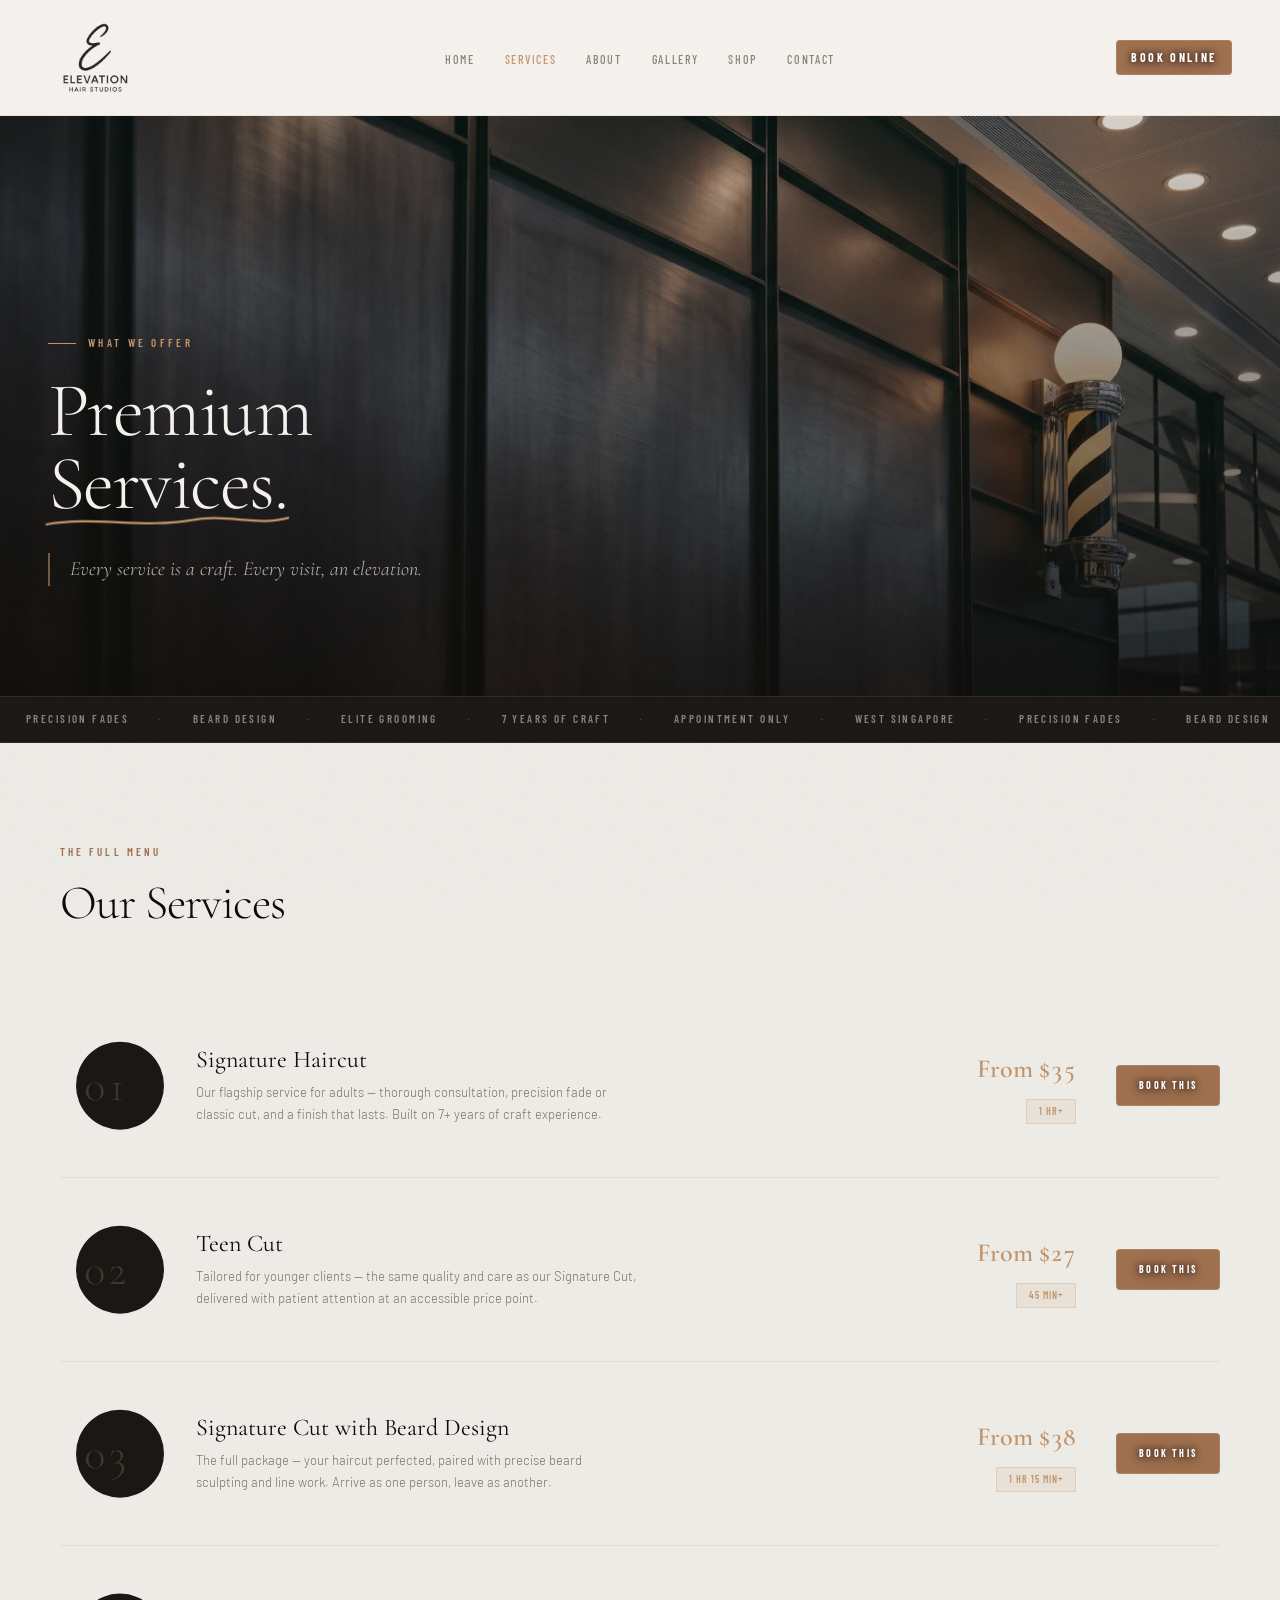
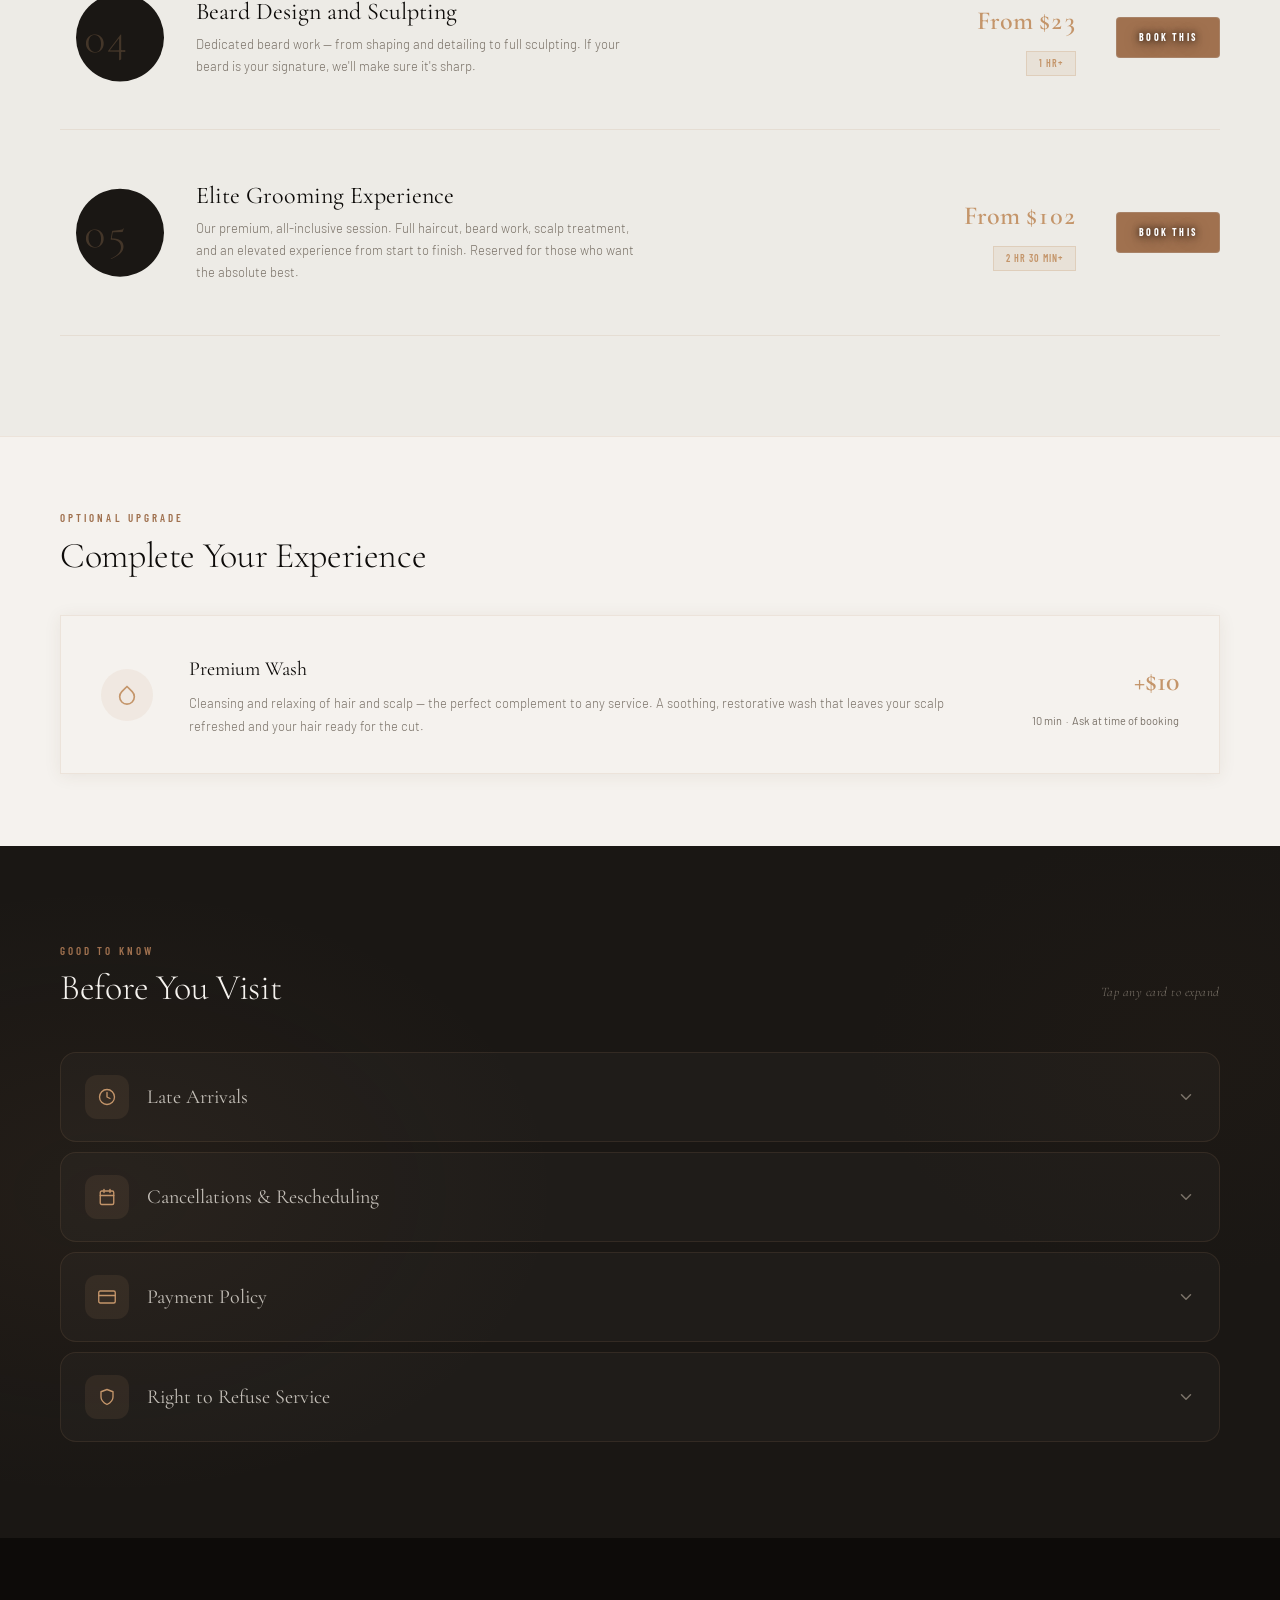
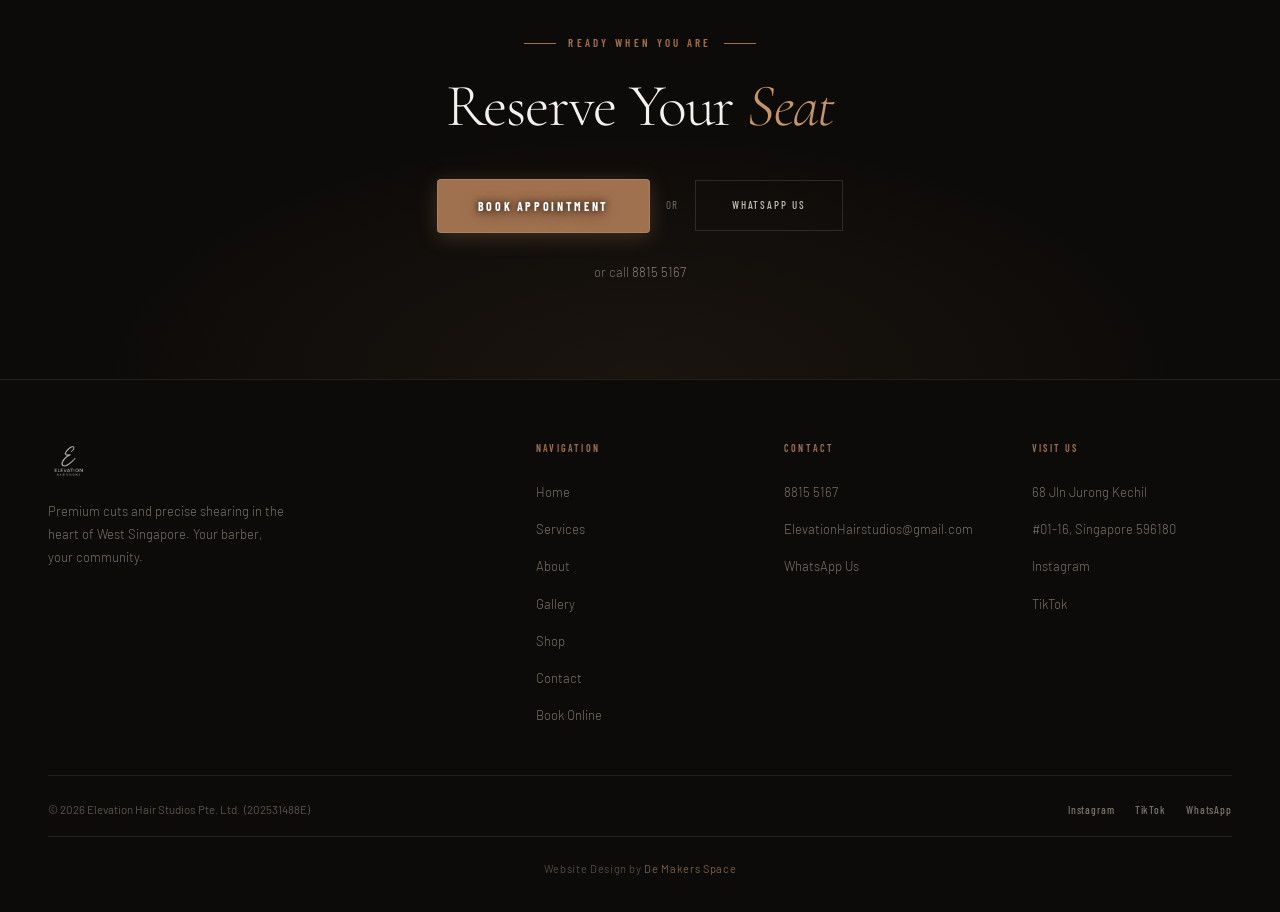
<file: services.html>
<!DOCTYPE html>
<html lang="en">
<head>
  <meta charset="UTF-8">
  <meta name="viewport" content="width=device-width, initial-scale=1.0">
  <title>Services — Elevation Hair Studios</title>
  <link rel="preconnect" href="https://fonts.googleapis.com">
  <link rel="preconnect" href="https://fonts.gstatic.com" crossorigin>
  <link href="https://fonts.googleapis.com/css2?family=Cormorant+Garamond:ital,wght@0,300;0,400;0,600;0,700;1,300;1,400;1,600&family=Barlow:wght@300;400;500;600&family=Barlow+Condensed:wght@400;500;600;700&display=swap" rel="stylesheet">
  <link rel="stylesheet" href="shared.css">
  <style>

    /* ─────────────────────────────────────────────
       HERO
    ───────────────────────────────────────────── */
    .hero {
      padding: 130px 48px 110px;
      display: flex; flex-direction: column; justify-content: flex-end;
      position: relative; overflow: hidden; min-height: 580px;
    }
    .hero-bg {
      position: absolute; inset: 0; z-index: 0;
    }
    .hero-bg img {
      width: 100%; height: 100%;
      object-fit: cover;
      object-position: center;
      display: block;
    }
    .hero-bg::after {
      content: '';
      position: absolute; inset: 0;
      background:
        linear-gradient(to bottom, rgba(13,11,9,0.15) 0%, rgba(13,11,9,0.5) 55%, rgba(13,11,9,0.82) 100%),
        linear-gradient(to right, rgba(13,11,9,0.45) 0%, transparent 60%);
    }
    .hero-left { position: relative; z-index: 1; }
    .hero-eyebrow {
      font-family: 'Barlow Condensed', sans-serif; font-size: 11px; font-weight: 600;
      letter-spacing: 0.3em; text-transform: uppercase; color: var(--wood-lite); margin-bottom: 22px;
      display: flex; align-items: center; gap: 12px;
    }
    .hero-eyebrow::before { content: ''; display: inline-block; width: 28px; height: 1px; background: var(--wood-lite); }
    .hero-heading {
      font-family: 'Cormorant Garamond', serif;
      font-size: clamp(52px, 6vw, 80px); font-weight: 300;
      color: var(--white); line-height: 0.95; letter-spacing: -0.02em;
    }
    .hero-right { position: relative; z-index: 1; }
    .hero-subtext {
      font-family: 'Cormorant Garamond', serif; font-size: 20px; font-weight: 300; font-style: italic;
      color: rgba(245,242,238,0.75); line-height: 1.65;
      border-left: 2px solid rgba(196,149,106,0.55); padding-left: 20px;
      max-width: 380px; margin-top: 32px;
    }

    /* Animated underline */
    .hero-underline-wrap { position: relative; display: inline-block; }
    .hero-underline-svg { position: absolute; bottom: -10px; left: -2%; width: 104%; height: 22px; overflow: visible; pointer-events: none; }
    .hero-underline-path {
      fill: none; stroke: var(--wood-lite); stroke-width: 2; stroke-linecap: round;
      stroke-dasharray: 350; stroke-dashoffset: 350; opacity: 0;
      animation: drawLine 1.5s ease-in-out 0.8s forwards;
    }
    @keyframes drawLine { from { stroke-dashoffset: 350; opacity: 0; } to { stroke-dashoffset: 0; opacity: 1; } }
    @media (prefers-reduced-motion: reduce) { .hero-underline-path { animation: none; opacity: 1; stroke-dashoffset: 0; } }

    /* ─────────────────────────────────────────────
       SHARED SECTION
    ───────────────────────────────────────────── */
    .section-eyebrow {
      font-family: 'Barlow Condensed', sans-serif;
      font-size: 11px; font-weight: 600;
      letter-spacing: 0.28em; text-transform: uppercase;
      color: var(--wood); margin-bottom: 8px;
    }
    .section-title {
      font-family: 'Cormorant Garamond', serif; font-size: 36px; font-weight: 300;
      color: var(--ink); line-height: 1.1; letter-spacing: -0.01em;
    }

    /* ─────────────────────────────────────────────
       SERVICE MENU
    ───────────────────────────────────────────── */
    .menu-section { background: #EDEBE6; padding: 100px 48px; }
    .menu-body { max-width: 1160px; margin: 0 auto; }
    .menu-header { margin-bottom: 64px; }
    .menu-header .section-eyebrow { margin-bottom: 16px; }
    .menu-section-title {
      font-family: 'Cormorant Garamond', serif; font-size: 48px; font-weight: 300;
      color: var(--ink); line-height: 1.1; letter-spacing: -0.02em;
    }

    .service-row {
      display: grid;
      grid-template-columns: 72px 1fr auto auto;
      align-items: center; gap: 40px;
      padding: 52px 0 52px 24px;
      border-bottom: 1px solid var(--border);
      position: relative;
      overflow: hidden;
    }
    .service-row:first-of-type { border-top: 1px solid var(--border); }
    /* Keep base content above overlay */
    .service-row > *:not(.service-reveal-overlay) { position: relative; z-index: 1; }
    .service-row::before {
      content: ''; position: absolute; left: 0; top: 0; bottom: 0;
      width: 3px; background: var(--grad-wood);
      transform: scaleY(0); transform-origin: bottom;
      transition: transform 0.3s ease;
      z-index: 3;
    }
    @media (prefers-reduced-motion: reduce) { .service-row::before { transition: none; } }
    .service-row:hover::before { transform: scaleY(1); }
    .service-row:hover .service-num { opacity: 1; }

    /* ── Circle reveal overlay ── */
    .service-reveal-overlay {
      position: absolute; inset: 0; z-index: 2;
      display: grid;
      grid-template-columns: 72px 1fr auto auto;
      align-items: center; gap: 40px;
      padding: 52px 0 52px 24px;
      background: var(--charcoal);
      clip-path: circle(44px at 60px 50%);
      pointer-events: none;
    }
    .overlay-num {
      font-family: 'Cormorant Garamond', serif; font-size: 44px; font-weight: 300;
      color: var(--wood-lite); opacity: 0.25; line-height: 1; user-select: none;
      font-variant-numeric: tabular-nums;
    }
    .overlay-info { min-width: 0; }
    .overlay-name {
      font-family: 'Cormorant Garamond', serif; font-size: 24px; font-weight: 400;
      color: var(--white); margin-bottom: 6px; line-height: 1.2;
    }
    .overlay-desc { font-size: 13px; font-weight: 300; color: var(--stone); max-width: 440px; line-height: 1.7; }
    .overlay-meta { display: flex; flex-direction: column; align-items: flex-end; gap: 8px; flex-shrink: 0; }
    .overlay-price {
      font-family: 'Cormorant Garamond', serif; font-size: 26px; font-weight: 600;
      color: var(--wood-lite); white-space: nowrap; font-variant-numeric: tabular-nums;
    }
    .overlay-duration {
      font-family: 'Barlow Condensed', sans-serif;
      background: rgba(196,149,106,0.12); color: var(--wood-lite);
      border: 1px solid rgba(196,149,106,0.25);
      padding: 3px 12px; font-size: 10px; font-weight: 600;
      letter-spacing: 0.1em; text-transform: uppercase; white-space: nowrap;
    }
    .overlay-book-btn {
      display: inline-block; flex-shrink: 0;
      font-family: 'Barlow Condensed', sans-serif;
      font-size: 10px; font-weight: 700;
      letter-spacing: 0.22em; text-transform: uppercase;
      color: #ffffff; background: var(--wood);
      text-shadow: 0 0 6px rgba(0,0,0,0.85), 0 2px 14px rgba(0,0,0,0.65);
      border: 1px solid rgba(200,200,200,0.2);
      border-radius: 4px;
      padding: 11px 22px; white-space: nowrap;
    }
    @media (prefers-reduced-motion: reduce) {
      .service-reveal-overlay { display: none; }
    }

    .service-num {
      font-family: 'Cormorant Garamond', serif; font-size: 44px; font-weight: 300;
      color: var(--white); opacity: 1; line-height: 1;
      transition: opacity 0.2s ease; user-select: none;
      font-variant-numeric: tabular-nums;
    }
    .service-info { min-width: 0; }
    .service-name {
      font-family: 'Cormorant Garamond', serif; font-size: 24px; font-weight: 400;
      color: var(--ink); margin-bottom: 6px; line-height: 1.2;
    }
    .service-desc { font-size: 13px; font-weight: 300; color: var(--muted); max-width: 440px; line-height: 1.7; }
    .service-meta { display: flex; flex-direction: column; align-items: flex-end; gap: 8px; flex-shrink: 0; }
    .service-price {
      font-family: 'Cormorant Garamond', serif; font-size: 26px; font-weight: 600;
      color: var(--wood-lite); white-space: nowrap; font-variant-numeric: tabular-nums;
    }
    .service-duration {
      font-family: 'Barlow Condensed', sans-serif;
      background: rgba(196,149,106,0.12); color: var(--wood-lite);
      border: 1px solid rgba(196,149,106,0.25);
      padding: 3px 12px; font-size: 10px; font-weight: 600;
      letter-spacing: 0.1em; text-transform: uppercase; white-space: nowrap;
    }
    .service-book-btn {
      display: inline-block; flex-shrink: 0;
      font-family: 'Barlow Condensed', sans-serif;
      font-size: 10px; font-weight: 700;
      letter-spacing: 0.22em; text-transform: uppercase;
      color: #ffffff; background: var(--wood);
      text-shadow: 0 0 6px rgba(0,0,0,0.85), 0 2px 14px rgba(0,0,0,0.65);
      border: 1px solid rgba(200,200,200,0.2);
      border-radius: 4px;
      padding: 11px 22px;
      transition: background 0.2s ease, transform 0.2s ease;
      white-space: nowrap;
    }
    .service-book-btn:hover { background: var(--wood-deep); transform: translateY(-1px); }
    .service-book-btn:active { transform: translateY(0); }
    .service-book-btn:focus-visible { outline: 2px solid var(--wood-lite); outline-offset: 3px; }

    /* ─────────────────────────────────────────────
       ADD-ON
    ───────────────────────────────────────────── */
    .addon-section { background: var(--white); padding: 72px 48px; border-top: 1px solid var(--border); }
    .addon-inner { max-width: 1160px; margin: 0 auto; }
    .addon-section-header { margin-bottom: 40px; }
    .addon-card {
      background: var(--white); border: 1px solid var(--border);
      display: grid; grid-template-columns: auto 1fr auto;
      align-items: center; gap: 36px; padding: 36px 40px;
      transition: border-color 0.2s ease, box-shadow 0.2s ease;
      box-shadow: 0 2px 16px rgba(92,61,34,0.08);
    }
    .addon-card:hover { border-color: rgba(196,149,106,0.3); box-shadow: 0 10px 36px rgba(92,61,34,0.15); }
    .addon-icon {
      width: 52px; height: 52px; background: rgba(196,149,106,0.1); border-radius: 50%;
      display: flex; align-items: center; justify-content: center; flex-shrink: 0;
    }
    .addon-icon svg { color: var(--wood-lite); }
    .addon-info-title {
      font-family: 'Cormorant Garamond', serif; font-size: 20px; font-weight: 400;
      color: var(--ink); margin-bottom: 6px;
    }
    .addon-info-desc { font-size: 13px; font-weight: 300; color: var(--muted); line-height: 1.7; }
    .addon-price-col { text-align: right; flex-shrink: 0; }
    .addon-price {
      font-family: 'Cormorant Garamond', serif; font-size: 28px; font-weight: 600;
      color: var(--wood-lite); white-space: nowrap;
    }
    .addon-note { font-size: 11px; font-weight: 400; color: var(--muted); margin-top: 6px; white-space: nowrap; }

    /* ─────────────────────────────────────────────
       POLICY ACCORDION
    ───────────────────────────────────────────── */
    /* ─────────────────────────────────────────────
       GOOD TO KNOW / BEFORE YOU VISIT
    ───────────────────────────────────────────── */
    .policy-section {
      background: var(--charcoal);
      padding: 96px 48px;
      position: relative;
      overflow: hidden;
    }
    .policy-section::before {
      content: '';
      position: absolute; inset: 0;
      background:
        radial-gradient(ellipse 65% 80% at 8% 50%, rgba(160,113,79,0.07) 0%, transparent 55%),
        radial-gradient(ellipse 45% 60% at 92% 30%, rgba(92,61,34,0.06) 0%, transparent 55%);
      pointer-events: none;
    }
    .policy-heading-row {
      display: flex; align-items: flex-end; justify-content: space-between;
      margin-bottom: 44px; position: relative; z-index: 1;
      max-width: 1160px; margin-left: auto; margin-right: auto;
    }
    .policy-section .section-title { color: var(--white); }
    .policy-note {
      font-family: 'Cormorant Garamond', serif;
      font-size: 13px; font-weight: 300; font-style: italic;
      color: var(--muted); letter-spacing: 0.04em;
      padding-bottom: 5px;
    }

    .accordion {
      max-width: 1160px;
      width: 100%;
      margin: 0 auto;
      display: flex; flex-direction: column; gap: 10px;
      position: relative; z-index: 1;
    }
    .accordion-item {
      border: 1px solid rgba(196,149,106,0.12);
      border-radius: 16px;
      background: rgba(255,255,255,0.025);
      overflow: hidden;
      transition: border-color 0.25s ease, background 0.25s ease, box-shadow 0.25s ease, transform 0.25s ease;
    }
    .accordion-item:hover {
      border-color: rgba(196,149,106,0.24);
      background: rgba(255,255,255,0.04);
      transform: translateY(-1px);
      box-shadow: 0 6px 28px rgba(0,0,0,0.22);
    }
    .accordion-item.open {
      border-color: rgba(196,149,106,0.35);
      background: rgba(196,149,106,0.045);
      box-shadow: 0 4px 36px rgba(92,61,34,0.14), inset 0 1px 0 rgba(196,149,106,0.08);
      transform: translateY(0);
    }
    .accordion-trigger {
      width: 100%; display: flex; align-items: center; justify-content: space-between;
      padding: 22px 24px; background: none; border: none; cursor: pointer;
      text-align: left; gap: 24px;
    }
    .accordion-trigger:focus-visible { outline: 2px solid var(--wood-lite); outline-offset: -3px; border-radius: 15px; }
    .accordion-trigger-left { display: flex; align-items: center; gap: 18px; }
    .accordion-icon-wrap {
      width: 44px; height: 44px; flex-shrink: 0;
      background: rgba(196,149,106,0.1);
      border-radius: 12px;
      display: flex; align-items: center; justify-content: center;
      transition: background 0.25s ease;
    }
    .accordion-item.open .accordion-icon-wrap { background: rgba(196,149,106,0.22); }
    .accordion-icon-wrap svg { color: var(--wood-lite); transition: color 0.25s ease; }
    .accordion-label {
      font-family: 'Cormorant Garamond', serif; font-size: 20px; font-weight: 400;
      color: var(--fog); line-height: 1.2;
      transition: color 0.25s ease;
    }
    .accordion-item.open .accordion-label { color: var(--white); }
    .accordion-chevron {
      flex-shrink: 0; width: 18px; height: 18px; color: var(--muted);
      transition: transform 0.32s cubic-bezier(0.34, 1.56, 0.64, 1), color 0.25s ease;
    }
    .accordion-item.open .accordion-chevron { transform: rotate(180deg); color: var(--wood-lite); }
    .accordion-body {
      overflow: hidden; max-height: 0;
      transition: max-height 0.36s cubic-bezier(0.25, 0.46, 0.45, 0.94);
    }
    .accordion-item.open .accordion-body { max-height: 320px; }
    @media (prefers-reduced-motion: reduce) {
      .accordion-body, .accordion-chevron, .accordion-item { transition: none; }
    }
    .accordion-body-inner {
      padding: 0 24px 24px 86px;
      font-size: 14px; font-weight: 300; color: var(--stone); line-height: 1.82;
    }
    /* Staggered reveal for accordion items — override default .reveal timing */
    .policy-section .accordion-item.reveal {
      transition:
        opacity 0.42s ease-out,
        transform 0.42s ease-out,
        border-color 0.25s ease,
        background 0.25s ease,
        box-shadow 0.25s ease;
    }
    .policy-section .accordion-item.reveal.visible {
      transition:
        border-color 0.25s ease,
        background 0.25s ease,
        box-shadow 0.25s ease,
        transform 0.25s ease;
    }

    /* ─────────────────────────────────────────────
       CTA BANNER
    ───────────────────────────────────────────── */
    .cta-section {
      background: var(--ink); padding: 96px 48px;
      text-align: center; position: relative; overflow: hidden;
    }
    .cta-section::before {
      content: ''; position: absolute; inset: 0;
      background: radial-gradient(ellipse 60% 80% at 50% 100%, rgba(160,113,79,0.09) 0%, transparent 70%);
      pointer-events: none;
    }
    .cta-inner { max-width: 860px; margin: 0 auto; position: relative; z-index: 1; }
    .cta-eyebrow {
      font-family: 'Barlow Condensed', sans-serif; font-size: 11px; font-weight: 600;
      letter-spacing: 0.3em; text-transform: uppercase; color: var(--wood);
      margin-bottom: 20px; display: flex; align-items: center; justify-content: center; gap: 12px;
    }
    .cta-eyebrow::before, .cta-eyebrow::after { content: ''; display: inline-block; width: 32px; height: 1px; background: var(--wood); }
    .cta-heading {
      font-family: 'Cormorant Garamond', serif; font-size: clamp(36px, 5vw, 60px);
      font-weight: 300; color: var(--white); line-height: 1.1;
      letter-spacing: -0.02em; margin-bottom: 40px;
    }
    .cta-heading em { font-style: italic; color: var(--wood-lite); }
    .cta-actions { display: flex; gap: 16px; align-items: center; justify-content: center; flex-wrap: wrap; }
    .btn-primary {
      display: inline-block; font-family: 'Barlow Condensed', sans-serif;
      font-size: 12px; font-weight: 700; letter-spacing: 0.22em; text-transform: uppercase;
      color: #ffffff; background: var(--wood); padding: 16px 40px;
      text-shadow: 0 0 6px rgba(0,0,0,0.85), 0 2px 14px rgba(0,0,0,0.65);
      border: 1px solid rgba(200,200,200,0.2);
      border-radius: 4px;
      transition: background 0.2s ease, transform 0.2s ease;
      box-shadow: 0 4px 20px rgba(196,149,106,0.25);
    }
    .btn-primary:hover { background: var(--wood-deep); transform: translateY(-2px); }
    .btn-primary:active { transform: translateY(0); }
    .btn-primary:focus-visible { outline: 2px solid var(--wood-lite); outline-offset: 3px; }
    .cta-or {
      font-family: 'Barlow Condensed', sans-serif; font-size: 11px; letter-spacing: 0.12em;
      text-transform: uppercase; color: var(--muted);
    }
    .btn-ghost {
      display: inline-block; font-family: 'Barlow Condensed', sans-serif;
      font-size: 11px; font-weight: 500; letter-spacing: 0.18em; text-transform: uppercase;
      color: var(--fog); background: none; border: 1px solid rgba(255,255,255,0.12);
      padding: 15px 36px;
      transition: color 0.2s ease, border-color 0.2s ease;
    }
    .btn-ghost:hover { color: var(--white); border-color: rgba(255,255,255,0.3); }
    .btn-ghost:focus-visible { outline: 2px solid var(--wood-lite); outline-offset: 3px; }
    .cta-sub { margin-top: 28px; font-size: 13px; font-weight: 300; color: var(--muted); }
    .cta-sub a { color: var(--stone); transition: color 0.2s ease; }
    .cta-sub a:hover { color: var(--white); }


    /* ─────────────────────────────────────────────
       RESPONSIVE
    ───────────────────────────────────────────── */
    @media (max-width: 1024px) {
      .nav { padding: 0 32px; }
      .hero { padding: 110px 32px 90px; }
      .menu-section { padding: 64px 32px; }
      .service-row { padding: 44px 0 44px 20px; gap: 32px; }
      .service-reveal-overlay { padding: 44px 0 44px 20px; gap: 32px; }
      .addon-section { padding: 64px 32px; }
      .policy-section { padding: 80px 32px; }
      .cta-section { padding: 72px 32px; }
      .footer { padding: 60px 32px 32px; }
    }
    @media (max-width: 900px) {
      .service-row { grid-template-columns: 56px 1fr; grid-template-rows: auto auto; }
      .service-reveal-overlay { grid-template-columns: 56px 1fr; grid-template-rows: auto auto; }
      .service-meta { flex-direction: row; align-items: center; grid-column: 2; gap: 12px; }
      .overlay-meta { flex-direction: row; align-items: center; grid-column: 2; gap: 12px; }
      .service-book-btn { grid-column: 2; justify-self: start; margin-top: 4px; }
      .overlay-book-btn { grid-column: 2; justify-self: start; margin-top: 4px; }
    }
    @media (max-width: 768px) {
      .nav { padding: 0 20px; height: 96px; }
      .nav-links { display: none; }
      .nav-actions { display: none; }
      .nav-logo img { height: 78px; }
      .hero { padding: 48px 24px 40px; min-height: 300px; }
      .hero-heading { font-size: 44px; }
      .hero-subtext { font-size: 16px; margin-top: 20px; max-width: 320px; }
      .hero-bg img { object-position: 72% center; }
      .menu-section { padding: 56px 24px; }
      .service-row { grid-template-columns: 1fr; padding: 36px 0 36px 16px; gap: 14px; }
      .service-reveal-overlay { display: none; }
      .service-num { font-size: 32px; }
      .service-meta { flex-direction: row; align-items: center; gap: 12px; }
      .service-book-btn { width: 100%; text-align: center; padding: 13px; margin-top: 8px; }
      .addon-section { padding: 56px 24px; }
      .addon-card { grid-template-columns: auto 1fr; gap: 20px; padding: 28px 24px; }
      .addon-price-col { grid-column: 2; text-align: left; }
      .policy-section { padding: 64px 24px; }
      .accordion-body-inner { padding: 0 20px 22px 68px; }
      .accordion-trigger { padding: 18px 20px; }
      .accordion-icon-wrap { width: 40px; height: 40px; border-radius: 10px; }
      .cta-section { padding: 64px 24px; }
      .footer { padding: 48px 20px 24px; }
      .footer-grid { display: flex; flex-direction: column; gap: 28px; }
      .footer-grid > div:first-child { text-align: center; }
      .footer-grid > div:first-child .footer-logo { margin: 0 auto 18px; }
      .footer-grid > div:first-child .footer-desc { max-width: 100%; margin: 0 auto; }
      .footer-cols-wrap { display: flex; flex-direction: row; gap: 12px; justify-content: space-between; }
      .footer-cols-wrap .footer-col { flex: 1; min-width: 0; }
      .footer-cols-wrap .footer-col ul a { font-size: 11px; }
      .footer-cols-wrap .footer-col ul li + li { margin-top: 8px; }
      .footer-bottom { flex-direction: column; gap: 16px; text-align: center; }
      .float-book { bottom: 20px; right: 20px; }
    }
    @media (max-width: 480px) {
      .hero-heading { font-size: 36px; }
      .footer-grid { grid-template-columns: 1fr; }
    }
  </style>
</head>
<body>

<!-- NAV -->
<nav class="nav" role="navigation" aria-label="Main navigation">
  <a href="index.html" class="nav-logo" aria-label="Elevation Hair Studios – Home">
    <img src="Brand Logo/Logo - EHS (without background).png" alt="Elevation Hair Studios">
  </a>
  <ul class="nav-links">
    <li><a href="index.html">Home</a></li>
    <li><a href="services.html" class="active">Services</a></li>
    <li><a href="about.html">About</a></li>
    <li><a href="gallery.html">Gallery</a></li>
    <li><a href="product.html">Shop</a></li>
    <li><a href="contact.html">Contact</a></li>
  </ul>
  <div class="nav-actions">
    <a href="book.html" class="nav-book">Book Online</a>
  </div>
  <button class="hamburger" id="hamburger" aria-label="Toggle navigation menu" aria-expanded="false">
    <span></span><span></span><span></span>
  </button>
</nav>

<nav class="mobile-nav" id="mobileNav" role="dialog" aria-modal="true" aria-label="Site navigation">
  <button class="mobile-nav-close" id="mobileNavClose" aria-label="Close menu">&times;</button>
  <a href="index.html">Home</a>
  <a href="services.html" class="active">Services</a>
  <a href="about.html">About</a>
  <a href="gallery.html">Gallery</a>
  <a href="product.html">Shop</a>
  <a href="contact.html">Contact</a>
  <a href="book.html" class="mobile-nav-book">Book Online</a>
</nav>

<!-- HERO -->
<section class="hero" aria-label="Services hero">
  <div class="hero-bg" aria-hidden="true">
    <img src="background for service hero.jpg" alt="" loading="lazy">
  </div>
  <div class="hero-left">
    <div class="hero-eyebrow">What We Offer</div>
    <h1 class="hero-heading">Premium<br><span class="hero-underline-wrap">Services.
      <svg class="hero-underline-svg" viewBox="0 0 300 20" preserveAspectRatio="none" aria-hidden="true">
        <path class="hero-underline-path" d="M4,14 C60,6 120,18 180,10 C220,4 260,16 296,8"/>
      </svg>
    </span></h1>
    <p class="hero-subtext">Every service is a craft. Every visit, an elevation.</p>
  </div>
</section>

<!-- MARQUEE -->
<div class="marquee-strip" aria-hidden="true">
  <div class="marquee-track">
    <span>Precision Fades</span><span class="marquee-dot"> · </span>
    <span>Beard Design</span><span class="marquee-dot"> · </span>
    <span>Elite Grooming</span><span class="marquee-dot"> · </span>
    <span>7 Years of Craft</span><span class="marquee-dot"> · </span>
    <span>Appointment Only</span><span class="marquee-dot"> · </span>
    <span>West Singapore</span><span class="marquee-dot"> · </span>
    <span>Precision Fades</span><span class="marquee-dot"> · </span>
    <span>Beard Design</span><span class="marquee-dot"> · </span>
    <span>Elite Grooming</span><span class="marquee-dot"> · </span>
    <span>7 Years of Craft</span><span class="marquee-dot"> · </span>
    <span>Appointment Only</span><span class="marquee-dot"> · </span>
    <span>West Singapore</span><span class="marquee-dot"> · </span>
  </div>
</div>

<!-- SERVICE MENU -->
<section class="menu-section" aria-labelledby="menu-heading">
  <div class="menu-body">
  <div class="menu-header">
    <div class="section-eyebrow">The Full Menu</div>
    <h2 class="menu-section-title" id="menu-heading">Our Services</h2>
  </div>

  <div class="service-row reveal reveal-delay-1">
    <div class="service-num" aria-hidden="true">01</div>
    <div class="service-info">
      <div class="service-name">Signature Haircut</div>
      <div class="service-desc">Our flagship service for adults — thorough consultation, precision fade or classic cut, and a finish that lasts. Built on 7+ years of craft experience.</div>
    </div>
    <div class="service-meta">
      <div class="service-price">From $35</div>
      <div class="service-duration">1 hr+</div>
    </div>
    <a href="book.html" class="service-book-btn" aria-label="Book Signature Haircut">Book This</a>
    <div class="service-reveal-overlay" aria-hidden="true">
      <div class="overlay-num">01</div>
      <div class="overlay-info">
        <div class="overlay-name">Signature Haircut</div>
        <div class="overlay-desc">Our flagship service for adults — thorough consultation, precision fade or classic cut, and a finish that lasts. Built on 7+ years of craft experience.</div>
      </div>
      <div class="overlay-meta">
        <div class="overlay-price">From $35</div>
        <div class="overlay-duration">1 hr+</div>
      </div>
      <a href="book.html" class="overlay-book-btn" tabindex="-1">Book This</a>
    </div>
  </div>

  <div class="service-row reveal reveal-delay-2">
    <div class="service-num" aria-hidden="true">02</div>
    <div class="service-info">
      <div class="service-name">Teen Cut</div>
      <div class="service-desc">Tailored for younger clients — the same quality and care as our Signature Cut, delivered with patient attention at an accessible price point.</div>
    </div>
    <div class="service-meta">
      <div class="service-price">From $27</div>
      <div class="service-duration">45 min+</div>
    </div>
    <a href="book.html" class="service-book-btn" aria-label="Book Teen Cut">Book This</a>
    <div class="service-reveal-overlay" aria-hidden="true">
      <div class="overlay-num">02</div>
      <div class="overlay-info">
        <div class="overlay-name">Teen Cut</div>
        <div class="overlay-desc">Tailored for younger clients — the same quality and care as our Signature Cut, delivered with patient attention at an accessible price point.</div>
      </div>
      <div class="overlay-meta">
        <div class="overlay-price">From $27</div>
        <div class="overlay-duration">45 min+</div>
      </div>
      <a href="book.html" class="overlay-book-btn" tabindex="-1">Book This</a>
    </div>
  </div>

  <div class="service-row reveal reveal-delay-3">
    <div class="service-num" aria-hidden="true">03</div>
    <div class="service-info">
      <div class="service-name">Signature Cut with Beard Design</div>
      <div class="service-desc">The full package — your haircut perfected, paired with precise beard sculpting and line work. Arrive as one person, leave as another.</div>
    </div>
    <div class="service-meta">
      <div class="service-price">From $38</div>
      <div class="service-duration">1 hr 15 min+</div>
    </div>
    <a href="book.html" class="service-book-btn" aria-label="Book Signature Cut with Beard Design">Book This</a>
    <div class="service-reveal-overlay" aria-hidden="true">
      <div class="overlay-num">03</div>
      <div class="overlay-info">
        <div class="overlay-name">Signature Cut with Beard Design</div>
        <div class="overlay-desc">The full package — your haircut perfected, paired with precise beard sculpting and line work. Arrive as one person, leave as another.</div>
      </div>
      <div class="overlay-meta">
        <div class="overlay-price">From $38</div>
        <div class="overlay-duration">1 hr 15 min+</div>
      </div>
      <a href="book.html" class="overlay-book-btn" tabindex="-1">Book This</a>
    </div>
  </div>

  <div class="service-row reveal reveal-delay-4">
    <div class="service-num" aria-hidden="true">04</div>
    <div class="service-info">
      <div class="service-name">Beard Design and Sculpting</div>
      <div class="service-desc">Dedicated beard work — from shaping and detailing to full sculpting. If your beard is your signature, we'll make sure it's sharp.</div>
    </div>
    <div class="service-meta">
      <div class="service-price">From $23</div>
      <div class="service-duration">1 hr+</div>
    </div>
    <a href="book.html" class="service-book-btn" aria-label="Book Beard Design and Sculpting">Book This</a>
    <div class="service-reveal-overlay" aria-hidden="true">
      <div class="overlay-num">04</div>
      <div class="overlay-info">
        <div class="overlay-name">Beard Design and Sculpting</div>
        <div class="overlay-desc">Dedicated beard work — from shaping and detailing to full sculpting. If your beard is your signature, we'll make sure it's sharp.</div>
      </div>
      <div class="overlay-meta">
        <div class="overlay-price">From $23</div>
        <div class="overlay-duration">1 hr+</div>
      </div>
      <a href="book.html" class="overlay-book-btn" tabindex="-1">Book This</a>
    </div>
  </div>

  <div class="service-row reveal">
    <div class="service-num" aria-hidden="true">05</div>
    <div class="service-info">
      <div class="service-name">Elite Grooming Experience</div>
      <div class="service-desc">Our premium, all-inclusive session. Full haircut, beard work, scalp treatment, and an elevated experience from start to finish. Reserved for those who want the absolute best.</div>
    </div>
    <div class="service-meta">
      <div class="service-price">From $102</div>
      <div class="service-duration">2 hr 30 min+</div>
    </div>
    <a href="book.html" class="service-book-btn" aria-label="Book Elite Grooming Experience">Book This</a>
    <div class="service-reveal-overlay" aria-hidden="true">
      <div class="overlay-num">05</div>
      <div class="overlay-info">
        <div class="overlay-name">Elite Grooming Experience</div>
        <div class="overlay-desc">Our premium, all-inclusive session. Full haircut, beard work, scalp treatment, and an elevated experience from start to finish. Reserved for those who want the absolute best.</div>
      </div>
      <div class="overlay-meta">
        <div class="overlay-price">From $102</div>
        <div class="overlay-duration">2 hr 30 min+</div>
      </div>
      <a href="book.html" class="overlay-book-btn" tabindex="-1">Book This</a>
    </div>
  </div>
  </div><!-- /menu-body -->
</section>

<!-- ADD-ON -->
<section class="addon-section" aria-labelledby="addon-heading">
  <div class="addon-inner">
  <div class="addon-section-header">
    <div class="section-eyebrow">Optional Upgrade</div>
    <h2 class="section-title" id="addon-heading">Complete Your Experience</h2>
  </div>
  <div class="addon-card reveal">
    <div class="addon-icon" aria-hidden="true">
      <svg width="22" height="22" viewBox="0 0 24 24" fill="none" stroke="currentColor" stroke-width="1.8" stroke-linecap="round" stroke-linejoin="round">
        <path d="M12 2.69l5.66 5.66a8 8 0 1 1-11.31 0z"/>
      </svg>
    </div>
    <div class="addon-info">
      <div class="addon-info-title">Premium Wash</div>
      <div class="addon-info-desc">Cleansing and relaxing of hair and scalp — the perfect complement to any service. A soothing, restorative wash that leaves your scalp refreshed and your hair ready for the cut.</div>
    </div>
    <div class="addon-price-col">
      <div class="addon-price">+$10</div>
      <div class="addon-note">10 min &nbsp;·&nbsp; Ask at time of booking</div>
    </div>
  </div>
  </div><!-- /addon-inner -->
</section>

<!-- POLICY ACCORDION -->
<section class="policy-section" aria-labelledby="policy-heading">
  <div class="policy-heading-row">
    <div>
      <div class="section-eyebrow">Good to Know</div>
      <h2 class="section-title" id="policy-heading">Before You Visit</h2>
    </div>
    <span class="policy-note">Tap any card to expand</span>
  </div>

  <div class="accordion" role="list">

    <div class="accordion-item reveal reveal-delay-1" role="listitem">
      <button class="accordion-trigger" aria-expanded="false" aria-controls="policy-late">
        <div class="accordion-trigger-left">
          <div class="accordion-icon-wrap" aria-hidden="true">
            <svg width="18" height="18" viewBox="0 0 24 24" fill="none" stroke="currentColor" stroke-width="1.8" stroke-linecap="round" stroke-linejoin="round">
              <circle cx="12" cy="12" r="10"/><polyline points="12 6 12 12 16 14"/>
            </svg>
          </div>
          <span class="accordion-label">Late Arrivals</span>
        </div>
        <svg class="accordion-chevron" viewBox="0 0 24 24" fill="none" stroke="currentColor" stroke-width="2" stroke-linecap="round" stroke-linejoin="round" aria-hidden="true">
          <polyline points="6 9 12 15 18 9"/>
        </svg>
      </button>
      <div class="accordion-body" id="policy-late" role="region">
        <div class="accordion-body-inner">
          We offer a 15-minute grace period for all appointments. Arrivals beyond 15 minutes may be rescheduled or recorded as a no-show at the studio's discretion. Arriving on time helps us give you and every client the experience you deserve.
        </div>
      </div>
    </div>

    <div class="accordion-item reveal reveal-delay-2" role="listitem">
      <button class="accordion-trigger" aria-expanded="false" aria-controls="policy-cancel">
        <div class="accordion-trigger-left">
          <div class="accordion-icon-wrap" aria-hidden="true">
            <svg width="18" height="18" viewBox="0 0 24 24" fill="none" stroke="currentColor" stroke-width="1.8" stroke-linecap="round" stroke-linejoin="round">
              <rect x="3" y="4" width="18" height="18" rx="2"/><line x1="16" y1="2" x2="16" y2="6"/><line x1="8" y1="2" x2="8" y2="6"/><line x1="3" y1="10" x2="21" y2="10"/>
            </svg>
          </div>
          <span class="accordion-label">Cancellations &amp; Rescheduling</span>
        </div>
        <svg class="accordion-chevron" viewBox="0 0 24 24" fill="none" stroke="currentColor" stroke-width="2" stroke-linecap="round" stroke-linejoin="round" aria-hidden="true">
          <polyline points="6 9 12 15 18 9"/>
        </svg>
      </button>
      <div class="accordion-body" id="policy-cancel" role="region">
        <div class="accordion-body-inner">
          We require 24 hours' notice for all cancellations or rescheduling. No-shows will incur a non-refundable administration fee. We always encourage rescheduling over cancelling — just reach out and we'll make it work.
        </div>
      </div>
    </div>

    <div class="accordion-item reveal reveal-delay-3" role="listitem">
      <button class="accordion-trigger" aria-expanded="false" aria-controls="policy-payment">
        <div class="accordion-trigger-left">
          <div class="accordion-icon-wrap" aria-hidden="true">
            <svg width="18" height="18" viewBox="0 0 24 24" fill="none" stroke="currentColor" stroke-width="1.8" stroke-linecap="round" stroke-linejoin="round">
              <rect x="1" y="4" width="22" height="16" rx="2"/><line x1="1" y1="10" x2="23" y2="10"/>
            </svg>
          </div>
          <span class="accordion-label">Payment Policy</span>
        </div>
        <svg class="accordion-chevron" viewBox="0 0 24 24" fill="none" stroke="currentColor" stroke-width="2" stroke-linecap="round" stroke-linejoin="round" aria-hidden="true">
          <polyline points="6 9 12 15 18 9"/>
        </svg>
      </button>
      <div class="accordion-body" id="policy-payment" role="region">
        <div class="accordion-body-inner">
          Full payment is required before your service begins. All payments are non-refundable. Appointments follow a 2-step confirmation: an automated email upon booking, followed by a personal confirmation via Text, Email, or WhatsApp from our team. Credit card or payment details are held securely to protect against no-shows.
        </div>
      </div>
    </div>

    <div class="accordion-item reveal reveal-delay-4" role="listitem">
      <button class="accordion-trigger" aria-expanded="false" aria-controls="policy-refuse">
        <div class="accordion-trigger-left">
          <div class="accordion-icon-wrap" aria-hidden="true">
            <svg width="18" height="18" viewBox="0 0 24 24" fill="none" stroke="currentColor" stroke-width="1.8" stroke-linecap="round" stroke-linejoin="round">
              <path d="M12 22s8-4 8-10V5l-8-3-8 3v7c0 6 8 10 8 10z"/>
            </svg>
          </div>
          <span class="accordion-label">Right to Refuse Service</span>
        </div>
        <svg class="accordion-chevron" viewBox="0 0 24 24" fill="none" stroke="currentColor" stroke-width="2" stroke-linecap="round" stroke-linejoin="round" aria-hidden="true">
          <polyline points="6 9 12 15 18 9"/>
        </svg>
      </button>
      <div class="accordion-body" id="policy-refuse" role="region">
        <div class="accordion-body-inner">
          Elevation Hair Studios reserves the right to refuse service or modify any appointment at its discretion. We are committed to providing a safe, respectful, and professional environment for every client and staff member.
        </div>
      </div>
    </div>

  </div>
</section>

<!-- CTA -->
<section class="cta-section" aria-labelledby="cta-heading">
  <div class="cta-inner">
    <div class="cta-eyebrow">Ready When You Are</div>
    <h2 class="cta-heading" id="cta-heading">Reserve Your <em>Seat</em></h2>
    <div class="cta-actions">
      <a href="book.html" class="btn-primary">Book Appointment</a>
      <span class="cta-or">or</span>
      <a href="https://wa.me/6588155167" target="_blank" rel="noopener" class="btn-ghost">WhatsApp Us</a>
    </div>
    <p class="cta-sub">or call <a href="tel:88155167">8815 5167</a></p>
  </div>
</section>

<!-- FOOTER -->
<footer class="footer" role="contentinfo">
  <div class="footer-grid">
    <div>
      <img src="Brand Logo/Logo - EHS (without background).png" alt="Elevation Hair Studios" class="footer-logo" loading="lazy">
      <p class="footer-desc">Premium cuts and precise shearing in the heart of West Singapore. Your barber, your community.</p>
    </div>
    <div class="footer-cols-wrap">
      <div class="footer-col">
        <div class="footer-col-title">Navigation</div>
        <ul>
          <li><a href="index.html">Home</a></li>
          <li><a href="services.html">Services</a></li>
          <li><a href="about.html">About</a></li>
          <li><a href="gallery.html">Gallery</a></li>
          <li><a href="product.html">Shop</a></li>
          <li><a href="contact.html">Contact</a></li>
          <li><a href="book.html">Book Online</a></li>
        </ul>
      </div>
      <div class="footer-col">
        <div class="footer-col-title">Contact</div>
        <ul>
          <li><a href="tel:88155167">8815 5167</a></li>
          <li><a href="mailto:ElevationHairstudios@gmail.com">ElevationHairstudios@gmail.com</a></li>
          <li><a href="https://wa.me/6588155167" target="_blank" rel="noopener">WhatsApp Us</a></li>
        </ul>
      </div>
      <div class="footer-col">
        <div class="footer-col-title">Visit Us</div>
        <ul>
          <li><a href="contact.html">68 Jln Jurong Kechil</a></li>
          <li><a href="contact.html">#01-16, Singapore 596180</a></li>
          <li><a href="https://www.instagram.com/lev.blendz/" target="_blank" rel="noopener">Instagram</a></li>
          <li><a href="https://www.tiktok.com/discover/levblendz" target="_blank" rel="noopener">TikTok</a></li>
        </ul>
      </div>
    </div>
  </div>
  <div class="footer-bottom">
    <span class="footer-copy">&copy; 2026 Elevation Hair Studios Pte. Ltd. &nbsp;(202531488E)</span>
    <div class="footer-social">
      <a href="https://www.instagram.com/lev.blendz/" target="_blank" rel="noopener">Instagram</a>
      <a href="https://www.tiktok.com/discover/levblendz" target="_blank" rel="noopener">TikTok</a>
      <a href="https://wa.me/6588155167" target="_blank" rel="noopener">WhatsApp</a>
    </div>
  </div>
  <div style="border-top:1px solid var(--border); padding-top:16px; margin-top:16px; text-align:center;">
    <div style="max-width:1160px; margin:0 auto;">
      <span style="font-family:'Barlow',sans-serif; font-size:11px; color:var(--muted); opacity:0.6; letter-spacing:0.06em;">
        Website Design by <a href="https://www.instagram.com/de.makers.space/" target="_blank" rel="noopener" style="color:var(--wood-lite); opacity:1; transition:color 0.2s ease;" onmouseover="this.style.color='var(--wood)'" onmouseout="this.style.color='var(--wood-lite)'">De Makers Space</a>
      </span>
    </div>
  </div>
</footer>

<a href="https://wa.me/6588155167" target="_blank" rel="noopener" class="float-wa" id="floatWa" aria-label="Chat with us on WhatsApp">
  <svg viewBox="0 0 24 24" fill="currentColor" aria-hidden="true">
    <path d="M17.472 14.382c-.297-.149-1.758-.867-2.03-.967-.273-.099-.471-.148-.67.15-.197.297-.767.966-.94 1.164-.173.199-.347.223-.644.075-.297-.15-1.255-.463-2.39-1.475-.883-.788-1.48-1.761-1.653-2.059-.173-.297-.018-.458.13-.606.134-.133.298-.347.446-.52.149-.174.198-.298.298-.497.099-.198.05-.371-.025-.52-.075-.149-.669-1.612-.916-2.207-.242-.579-.487-.5-.669-.51-.173-.008-.371-.01-.57-.01-.198 0-.52.074-.792.372-.272.297-1.04 1.016-1.04 2.479 0 1.462 1.065 2.875 1.213 3.074.149.198 2.096 3.2 5.077 4.487.709.306 1.262.489 1.694.625.712.227 1.36.195 1.871.118.571-.085 1.758-.719 2.006-1.413.248-.694.248-1.289.173-1.413-.074-.124-.272-.198-.57-.347m-5.421 7.403h-.004a9.87 9.87 0 01-5.031-1.378l-.361-.214-3.741.982.998-3.648-.235-.374a9.86 9.86 0 01-1.51-5.26c.001-5.45 4.436-9.884 9.888-9.884 2.64 0 5.122 1.03 6.988 2.898a9.825 9.825 0 012.893 6.994c-.003 5.45-4.437 9.884-9.885 9.884m8.413-18.297A11.815 11.815 0 0012.05 0C5.495 0 .16 5.335.157 11.892c0 2.096.547 4.142 1.588 5.945L.057 24l6.305-1.654a11.882 11.882 0 005.683 1.448h.005c6.554 0 11.89-5.335 11.893-11.893a11.821 11.821 0 00-3.48-8.413Z"/>
  </svg>
</a>
<a href="book.html" class="float-book" id="floatBook">Book Now</a>

<script>
  // Service row circle reveal (animated-profile-card style)
  (function() {
    var START = 'circle(44px at 60px 50%)';
    var END   = 'circle(160% at 60px 50%)';
    document.querySelectorAll('.service-row').forEach(function(row) {
      var overlay = row.querySelector('.service-reveal-overlay');
      if (!overlay) return;
      var timer = null;
      row.addEventListener('mouseenter', function() {
        clearTimeout(timer);
        overlay.style.pointerEvents = 'none';
        overlay.style.transition = 'clip-path 0.8s cubic-bezier(0.87,0,0.13,1)';
        overlay.style.clipPath = END;
        timer = setTimeout(function() { overlay.style.pointerEvents = 'auto'; }, 820);
      });
      row.addEventListener('mouseleave', function() {
        clearTimeout(timer);
        overlay.style.pointerEvents = 'none';
        overlay.style.transition = 'clip-path 1s cubic-bezier(0.16,1,0.3,1)';
        overlay.style.clipPath = START;
      });
    });
  })();


  // Accordion
  document.querySelectorAll('.accordion-trigger').forEach(btn => {
    btn.addEventListener('click', function() {
      const item = this.closest('.accordion-item');
      const isOpen = item.classList.contains('open');
      // close all
      document.querySelectorAll('.accordion-item.open').forEach(i => {
        i.classList.remove('open');
        i.querySelector('.accordion-trigger').setAttribute('aria-expanded', 'false');
      });
      // open clicked (if it was closed)
      if (!isOpen) {
        item.classList.add('open');
        this.setAttribute('aria-expanded', 'true');
      }
    });
  });
</script>
<script src="shared.js"></script>
</body>
</html>
</file>
<file: shared.css>
/* ── Root variables ── */
:root {
  --ink:        #0D0B09;
  --charcoal:   #1A1714;
  --panel:      #221E1A;
  --wood-deep:  #5C3D22;
  --wood:       #A0714F;
  --wood-lite:  #C4956A;
  --stone:      #8A8278;
  --fog:        #C4BFB8;
  --white:      #F5F2EE;
  --muted:      #7A7268;
  --border:     rgba(180,140,100,0.15);
  --grad-wood:  linear-gradient(135deg, #5C3D22 0%, #A0714F 60%, #C4956A 100%);
}

/* ── Reset ── */
*, *::before, *::after { box-sizing: border-box; margin: 0; padding: 0; }
html { font-size: 16px; }
@media (prefers-reduced-motion: no-preference) { html { scroll-behavior: smooth; } }
body {
  font-family: 'Barlow', sans-serif;
  color: var(--ink);
  background: var(--white);
  -webkit-font-smoothing: antialiased;
  overflow-x: hidden;
  line-height: 1.7;
}
img { display: block; max-width: 100%; }
a { text-decoration: none; color: inherit; }

/* ── Grain overlay ── */
body::after {
  content: '';
  position: fixed; inset: 0;
  background-image: url("data:image/svg+xml,%3Csvg xmlns='http://www.w3.org/2000/svg' width='200' height='200'%3E%3Cfilter id='n'%3E%3CfeTurbulence type='fractalNoise' baseFrequency='0.9' numOctaves='4' stitchTiles='stitch'/%3E%3C/filter%3E%3Crect width='200' height='200' filter='url(%23n)'/%3E%3C/svg%3E");
  opacity: 0.028;
  pointer-events: none;
  z-index: 9990;
}

/* ── Scroll reveal ── */
.reveal { opacity: 0; transform: translateY(28px); transition: opacity 0.65s ease, transform 0.65s ease; }
.reveal.visible { opacity: 1; transform: translateY(0); }
.reveal-delay-1 { transition-delay: 0.1s; }
.reveal-delay-2 { transition-delay: 0.2s; }
.reveal-delay-3 { transition-delay: 0.3s; }
.reveal-delay-4 { transition-delay: 0.4s; }
@media (prefers-reduced-motion: reduce) {
  .reveal { opacity: 1; transform: none; transition: none; }
  .aurora-layer { animation: none; }
  .marquee-track { animation-play-state: paused; }
}

/* ── Hero word reveal (kept for underline animation timing) ── */
@keyframes wordReveal { from { opacity:0; transform:translateY(20px); } to { opacity:1; transform:translateY(0); } }

/* ── Floating book button ── */
.float-book {
  position: fixed; bottom: 32px; right: 32px; z-index: 500;
  background: var(--wood); color: #ffffff;
  font-family: 'Barlow Condensed', sans-serif; font-size: 10px; font-weight: 700;
  letter-spacing: 0.22em; text-transform: uppercase;
  text-shadow: 0 0 6px rgba(0,0,0,0.85), 0 2px 14px rgba(0,0,0,0.65);
  border: 1px solid rgba(200,200,200,0.2);
  border-radius: 4px;
  padding: 13px 22px;
  opacity: 0; transform: translateY(16px);
  transition: opacity 0.3s ease, transform 0.3s ease, background 0.2s ease;
  pointer-events: none;
}
.float-book.show { opacity: 1; transform: translateY(0); pointer-events: auto; }
.float-book:hover { background: var(--wood-deep); }

/* ── Floating WhatsApp button ── */
.float-wa {
  position: fixed; bottom: 90px; right: 32px; z-index: 500;
  width: 48px; height: 48px;
  background: #25D366; color: #fff;
  border-radius: 50%;
  display: flex; align-items: center; justify-content: center;
  opacity: 0; transform: translateY(16px);
  transition: opacity 0.3s ease, transform 0.3s ease, background 0.2s ease, box-shadow 0.2s ease;
  pointer-events: none;
  box-shadow: 0 4px 18px rgba(37,211,102,0.35);
}
.float-wa.show { opacity: 1; transform: translateY(0); pointer-events: auto; }
.float-wa:hover { background: #1ebe5d; box-shadow: 0 6px 24px rgba(37,211,102,0.45); }
.float-wa:focus-visible { outline: 2px solid #25D366; outline-offset: 3px; }
.float-wa svg { width: 24px; height: 24px; flex-shrink: 0; }
@media (max-width: 768px) { .float-wa { bottom: 78px; right: 20px; } }

/* ── Focus-visible states (keyboard accessibility) ── */
:focus-visible { outline: 2px solid var(--wood-lite); outline-offset: 3px; }
.hero-btn:focus-visible, .nav-book:focus-visible, .float-book:focus-visible,
.outline-btn:focus-visible, .mobile-nav-book:focus-visible {
  outline: 2px solid var(--wood-lite); outline-offset: 3px;
}
.nav-links a:focus-visible { outline: 2px solid var(--wood-lite); outline-offset: 4px; color: var(--ink); }
/* Dark backgrounds need a lighter outline */
.mobile-nav a:focus-visible { outline-color: var(--fog); }
.footer-col ul a:focus-visible, .footer-social a:focus-visible { outline-color: var(--fog); }

/* ── Marquee ── */
.marquee-strip {
  background: var(--charcoal);
  overflow: hidden; padding: 13px 0;
  border-top: 1px solid var(--border);
  border-bottom: 1px solid var(--border);
}
.marquee-track {
  display: flex; gap: 0; align-items: center; width: max-content;
  animation: marquee 28s linear infinite;
}
.marquee-track span {
  font-family: 'Barlow Condensed', sans-serif;
  font-size: 11px; font-weight: 600;
  letter-spacing: 0.22em; text-transform: uppercase;
  color: var(--stone); padding: 0 26px; white-space: nowrap;
}
.marquee-track .marquee-dot { padding: 0 4px; color: var(--wood) !important; font-size: 8px !important; }
@keyframes marquee { from { transform: translateX(0); } to { transform: translateX(-50%); } }
.marquee-strip:hover .marquee-track { animation-play-state: paused; }

/* ─────────────────────────────────────────────
   NAV
───────────────────────────────────────────── */
.nav {
  position: sticky; top: 0; z-index: 200;
  background: rgba(245,242,238,0.95);
  backdrop-filter: blur(16px);
  border-bottom: 1px solid var(--border);
  display: flex; align-items: center;
  padding: 0 48px;
  height: 116px;
}
.nav-logo {
  flex: 1;
  display: flex; align-items: center; gap: 10px;
  text-decoration: none;
  padding: 12px 0;
}
.nav-logo img {
  height: 96px; width: auto;
  filter: brightness(0);
  opacity: 0.85;
}
.nav-links {
  flex-shrink: 0;
  display: flex; align-items: center; justify-content: center;
  gap: 30px; list-style: none;
}
.nav-links a {
  font-family: 'Barlow Condensed', sans-serif;
  font-size: 12px; font-weight: 500;
  letter-spacing: 0.14em; text-transform: uppercase;
  color: var(--stone);
  transition: color 0.2s ease;
}
.nav-links a:hover { color: var(--ink); }
.nav-links a.active { color: var(--wood-lite); }
.nav-actions {
  flex: 1;
  display: flex; align-items: center; justify-content: flex-end;
}
.nav-book {
  display: inline-block;
  font-family: 'Barlow Condensed', sans-serif;
  font-size: 12px; font-weight: 700;
  letter-spacing: 0.22em; text-transform: uppercase;
  color: #ffffff;
  text-shadow: 0 0 6px rgba(0,0,0,0.85), 0 2px 14px rgba(0,0,0,0.65);
  background: var(--wood);
  border: 1px solid rgba(200,200,200,0.2);
  padding: 6px 14px;
  border-radius: 4px;
  transition: background 0.2s ease;
}
.nav-book:hover { background: var(--wood-deep); }

/* ── Hamburger ── */
.hamburger {
  display: none; flex-direction: column; justify-content: center; gap: 5px;
  padding: 6px; background: none; border: none; cursor: pointer; z-index: 300; margin-left: auto;
}
.hamburger span { display: block; width: 22px; height: 1.5px; background: var(--ink); transition: transform 0.25s ease, opacity 0.25s ease; }
.hamburger.active span:nth-child(1) { transform: translateY(6.5px) rotate(45deg); }
.hamburger.active span:nth-child(2) { opacity: 0; transform: scaleX(0); }
.hamburger.active span:nth-child(3) { transform: translateY(-6.5px) rotate(-45deg); }
@media (max-width: 768px) { .hamburger { display: flex; } }

/* ── Mobile nav ── */
.mobile-nav {
  position: fixed; inset: 0; z-index: 250;
  background: var(--ink);
  display: flex; flex-direction: column; justify-content: center; align-items: center; gap: 36px;
  opacity: 0; pointer-events: none; transform: translateY(-6px);
  transition: opacity 0.3s ease, transform 0.3s ease;
}
.mobile-nav.open { opacity: 1; pointer-events: auto; transform: translateY(0); }
.mobile-nav a {
  font-family: 'Cormorant Garamond', serif;
  font-size: 32px; font-weight: 300;
  color: var(--white); letter-spacing: -0.01em; transition: color 0.2s ease;
}
.mobile-nav a:hover { color: var(--wood-lite); }
.mobile-nav a.active { color: var(--wood-lite); }
.mobile-nav-close {
  position: absolute; top: 28px; right: 32px; background: none; border: none;
  font-size: 30px; color: var(--stone); cursor: pointer; transition: color 0.2s ease; line-height: 1;
}
.mobile-nav-close:hover { color: var(--white); }
.mobile-nav-book {
  font-family: 'Barlow Condensed', sans-serif !important;
  font-size: 12px !important; font-weight: 700 !important;
  letter-spacing: 0.22em !important; text-transform: uppercase !important;
  color: #ffffff !important; background: var(--wood) !important;
  text-shadow: 0 0 6px rgba(0,0,0,0.85), 0 2px 14px rgba(0,0,0,0.65) !important;
  border: 1px solid rgba(200,200,200,0.2) !important;
  border-radius: 4px !important;
  padding: 12px 28px !important; font-style: normal !important;
  transition: background 0.2s ease !important;
}
.mobile-nav-book:hover { background: var(--wood-deep) !important; }

/* ─────────────────────────────────────────────
   FOOTER
───────────────────────────────────────────── */
.footer { background: var(--ink); padding: 60px 48px 32px; border-top: 1px solid var(--border); }
.footer-grid {
  display: grid;
  grid-template-columns: 2.2fr 1fr 1fr 1fr;
  gap: 48px; margin-bottom: 48px;
}
.footer-cols-wrap { display: contents; }
.footer-logo { height: 42px; margin-bottom: 18px; filter: brightness(0) invert(1); opacity: 0.7; }
.footer-desc {
  font-size: 13px; font-weight: 300;
  line-height: 1.75; color: var(--muted);
  max-width: 240px;
}
.footer-col-title {
  font-family: 'Barlow Condensed', sans-serif;
  font-size: 10px; font-weight: 600;
  letter-spacing: 0.22em; text-transform: uppercase;
  color: var(--wood); margin-bottom: 20px;
}
.footer-col ul { list-style: none; }
.footer-col ul li + li { margin-top: 10px; }
.footer-col ul a { font-size: 13px; font-weight: 300; color: var(--muted); transition: color 0.2s ease; }
.footer-col ul a:hover { color: var(--white); }
.footer-bottom {
  border-top: 1px solid var(--border);
  padding-top: 24px;
  display: flex; justify-content: space-between; align-items: center;
}
.footer-copy { font-size: 11.5px; color: var(--muted); opacity: 0.7; }
.footer-social { display: flex; gap: 20px; }
.footer-social a {
  font-family: 'Barlow Condensed', sans-serif;
  font-size: 11px; font-weight: 500; letter-spacing: 0.08em;
  color: var(--muted);
  transition: color 0.2s ease;
}
.footer-social a:hover { color: var(--wood-lite); }

/* ─────────────────────────────────────────────
   SHARED RESPONSIVE
───────────────────────────────────────────── */
@media (max-width: 1024px) {
  .footer-grid { grid-template-columns: 1fr 1fr; gap: 36px; }
}
@media (max-width: 768px) {
  .nav { padding: 0 20px; height: 96px; }
  .nav-links { display: none; }
  .nav-actions { display: none; }
  .nav-logo img { height: 78px; }
  .footer { padding: 48px 20px 24px; }
  .footer-grid { display: flex; flex-direction: column; gap: 28px; }
  .footer-grid > div:first-child { text-align: center; }
  .footer-grid > div:first-child .footer-logo { margin: 0 auto 18px; }
  .footer-grid > div:first-child .footer-desc { max-width: 100%; margin: 0 auto; }
  .footer-cols-wrap { display: flex; flex-direction: row; gap: 12px; justify-content: space-between; }
  .footer-cols-wrap .footer-col { flex: 1; min-width: 0; }
  .footer-cols-wrap .footer-col ul a { font-size: 11px; }
  .footer-cols-wrap .footer-col ul li + li { margin-top: 8px; }
  .footer-bottom { flex-direction: column; gap: 12px; text-align: center; }
  .float-book { bottom: 20px; right: 20px; }
}
</file>
